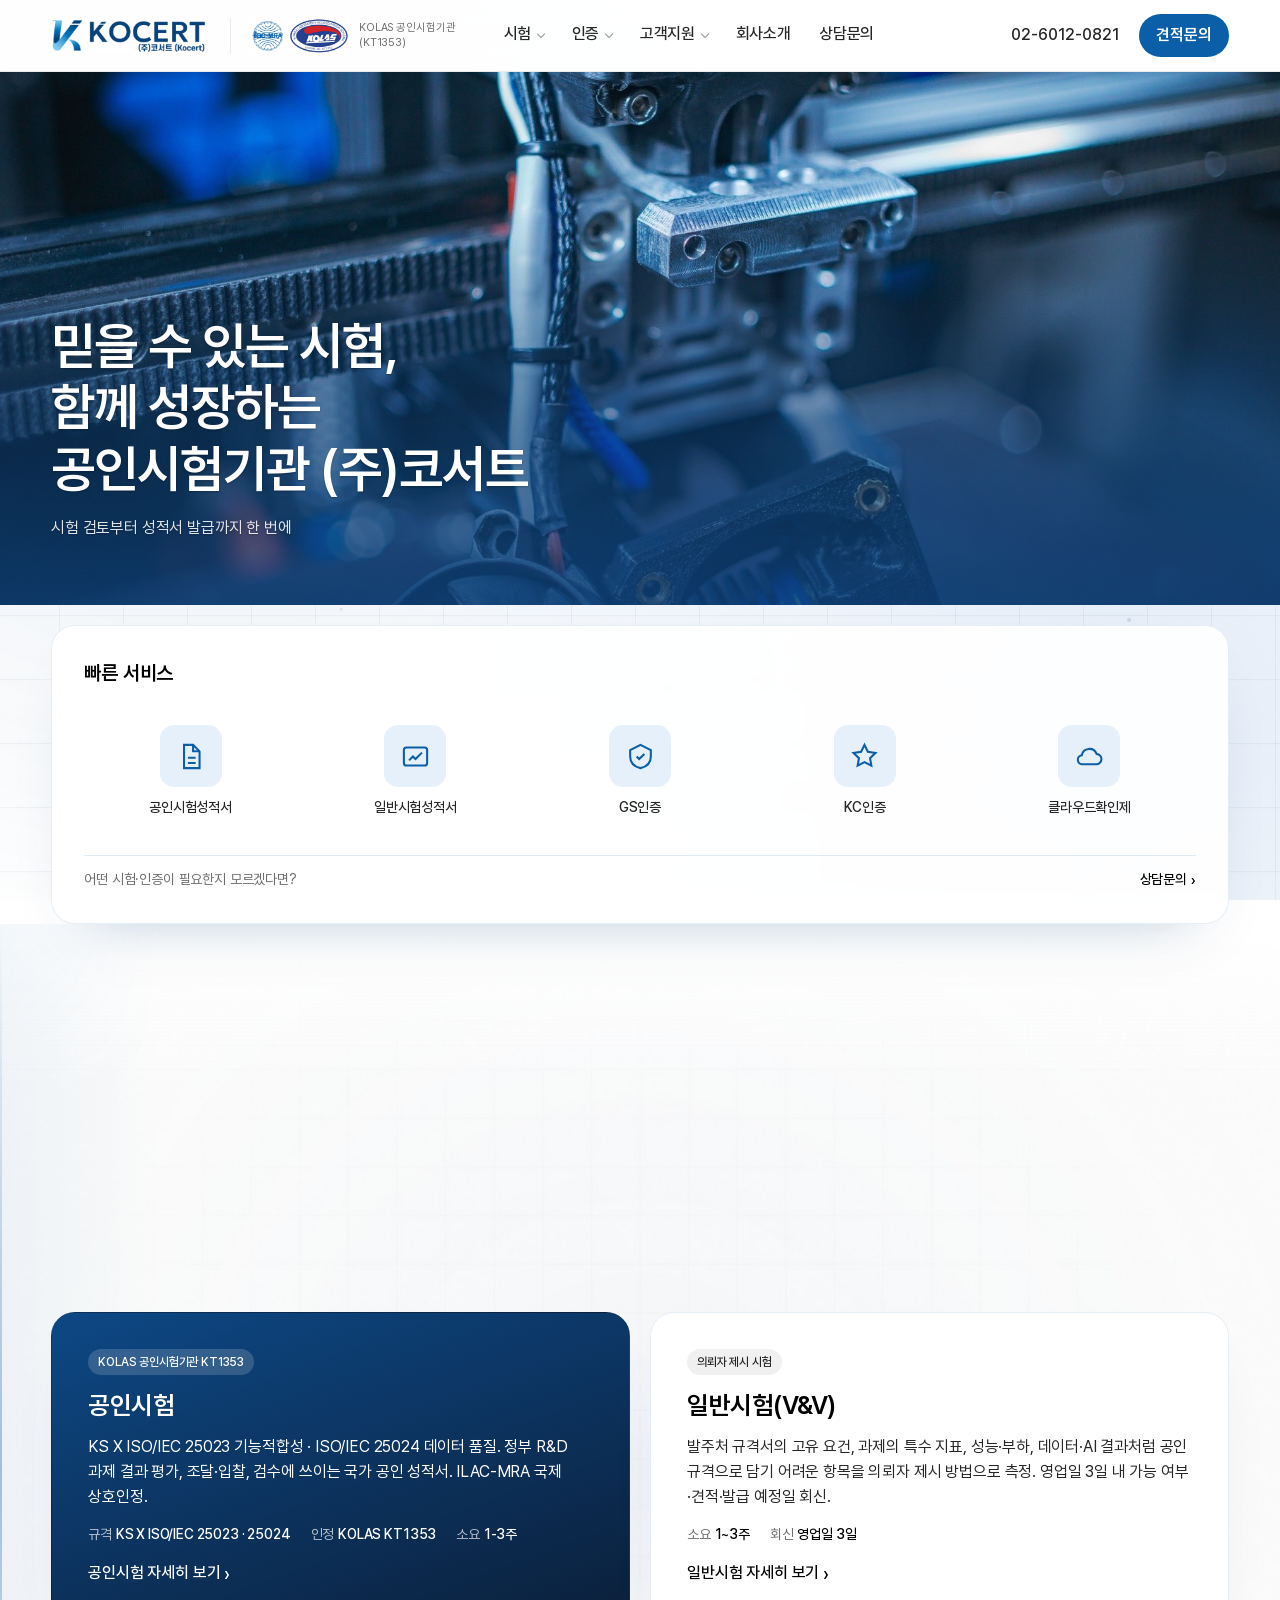
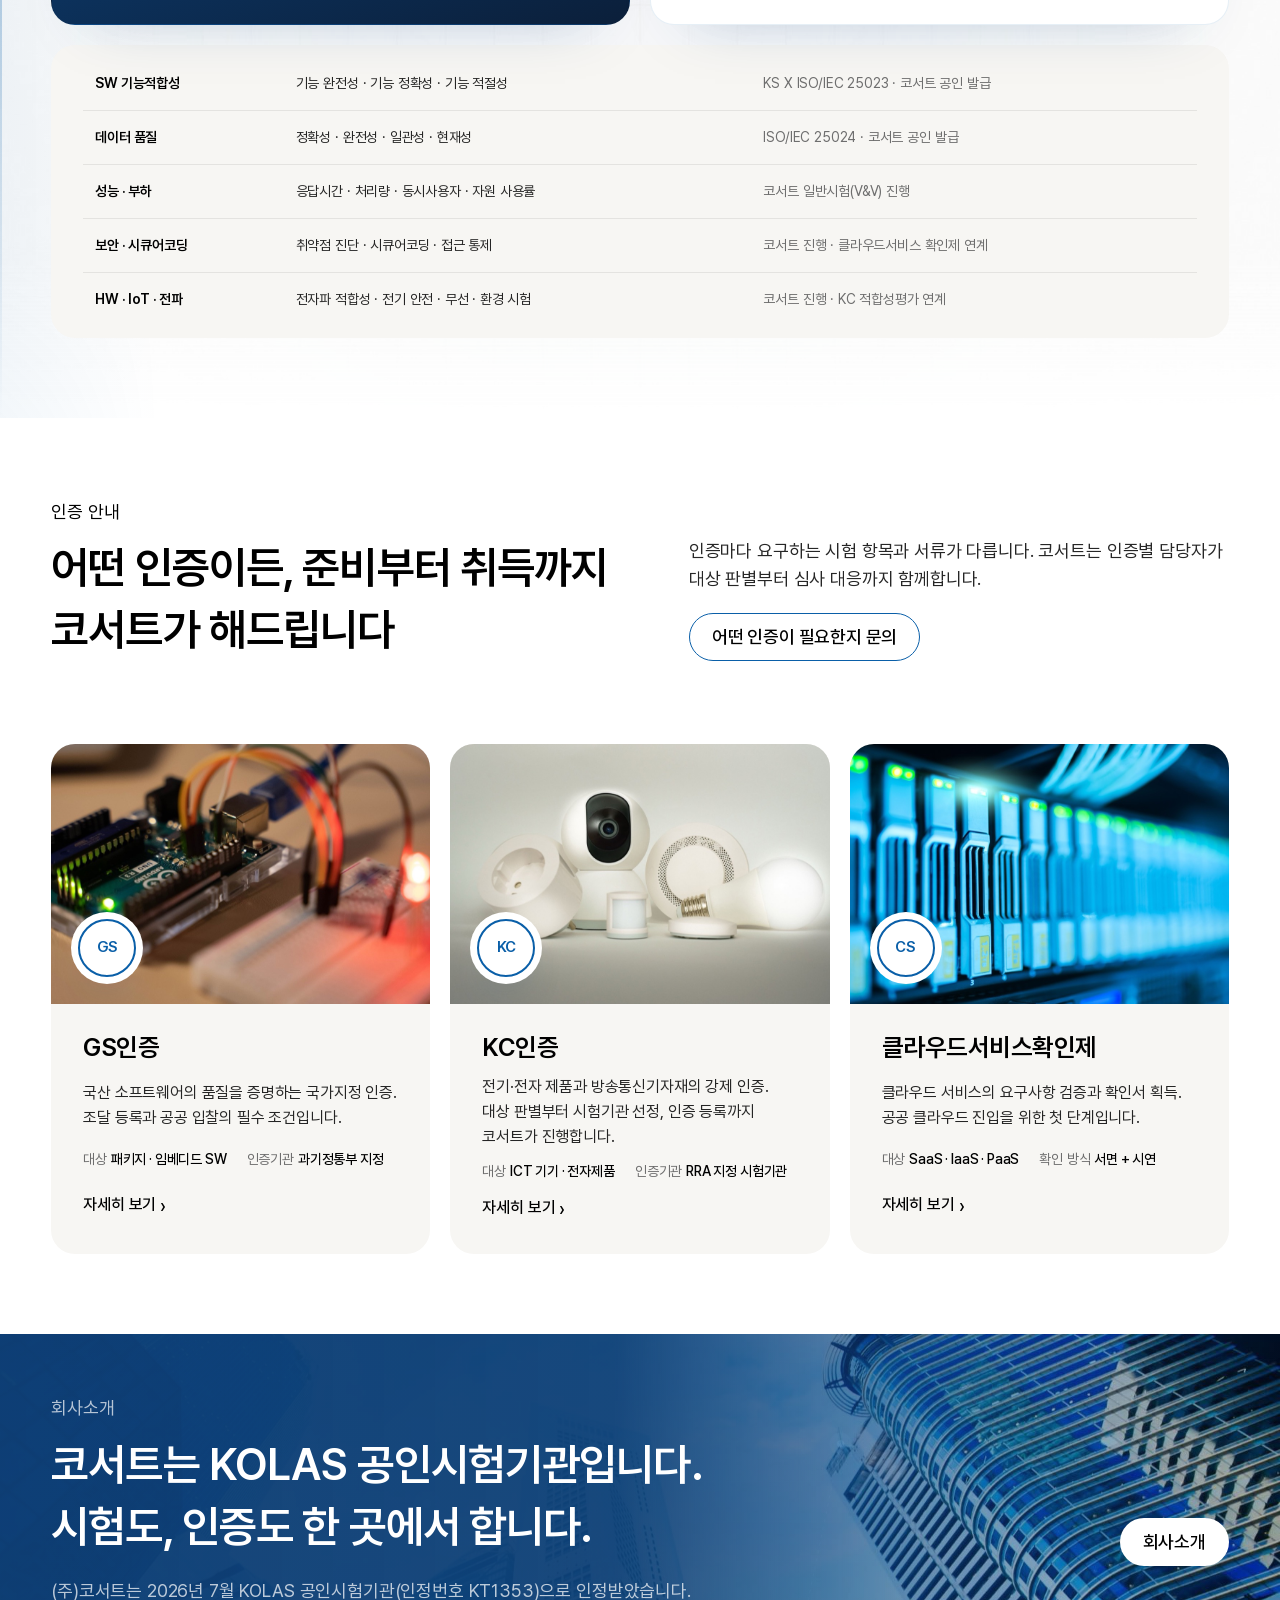
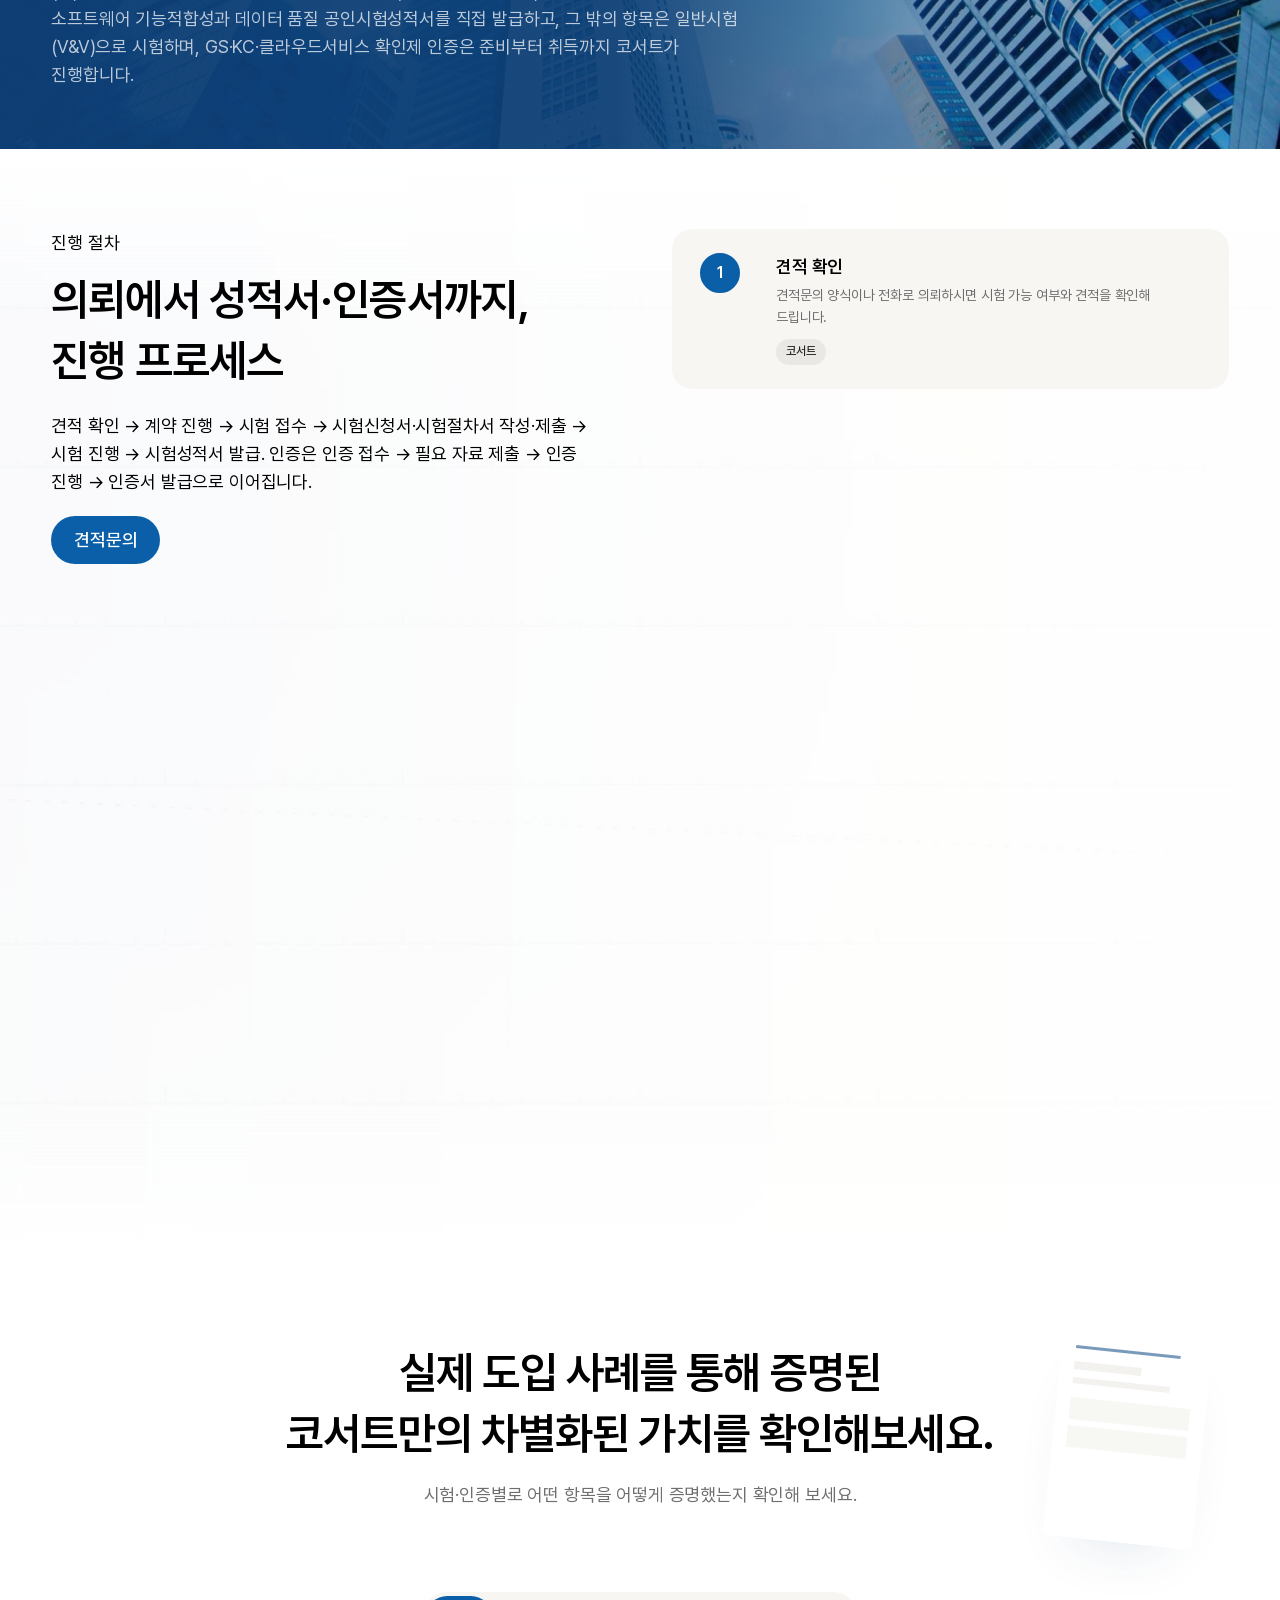
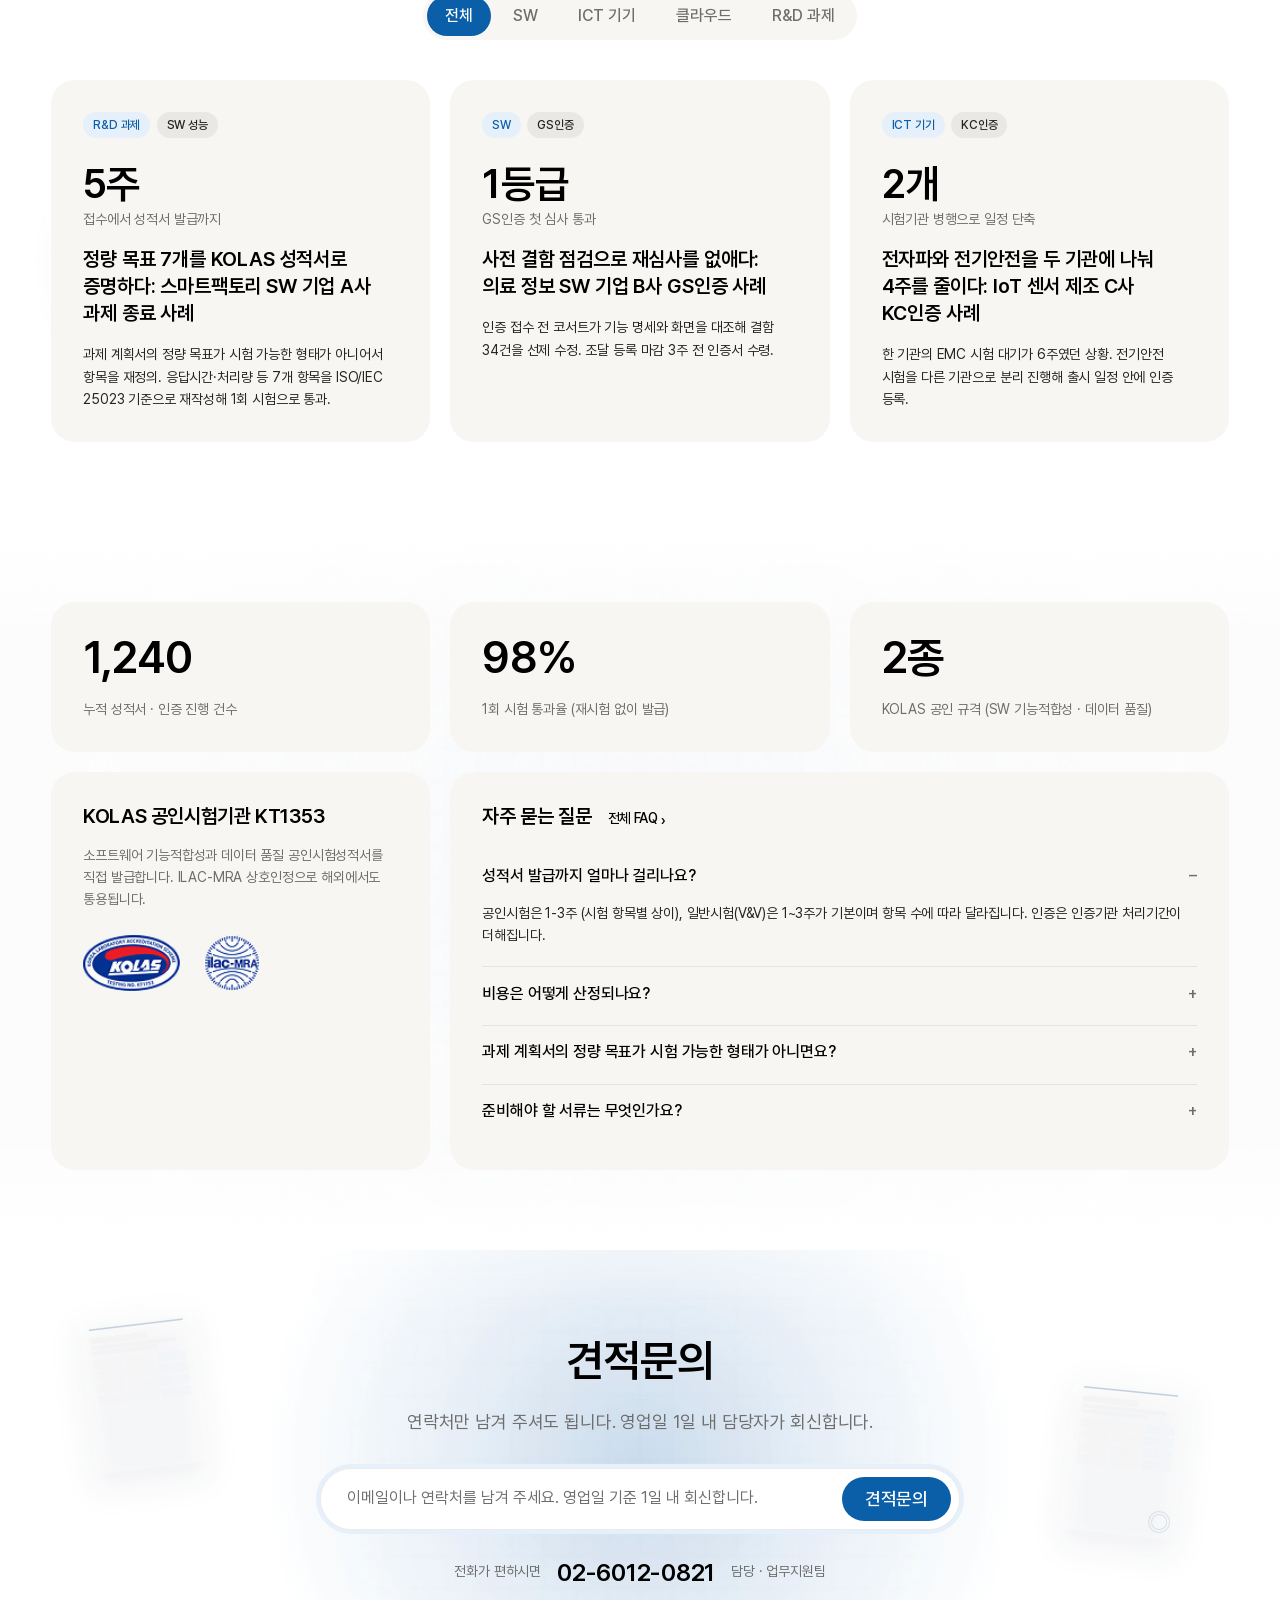
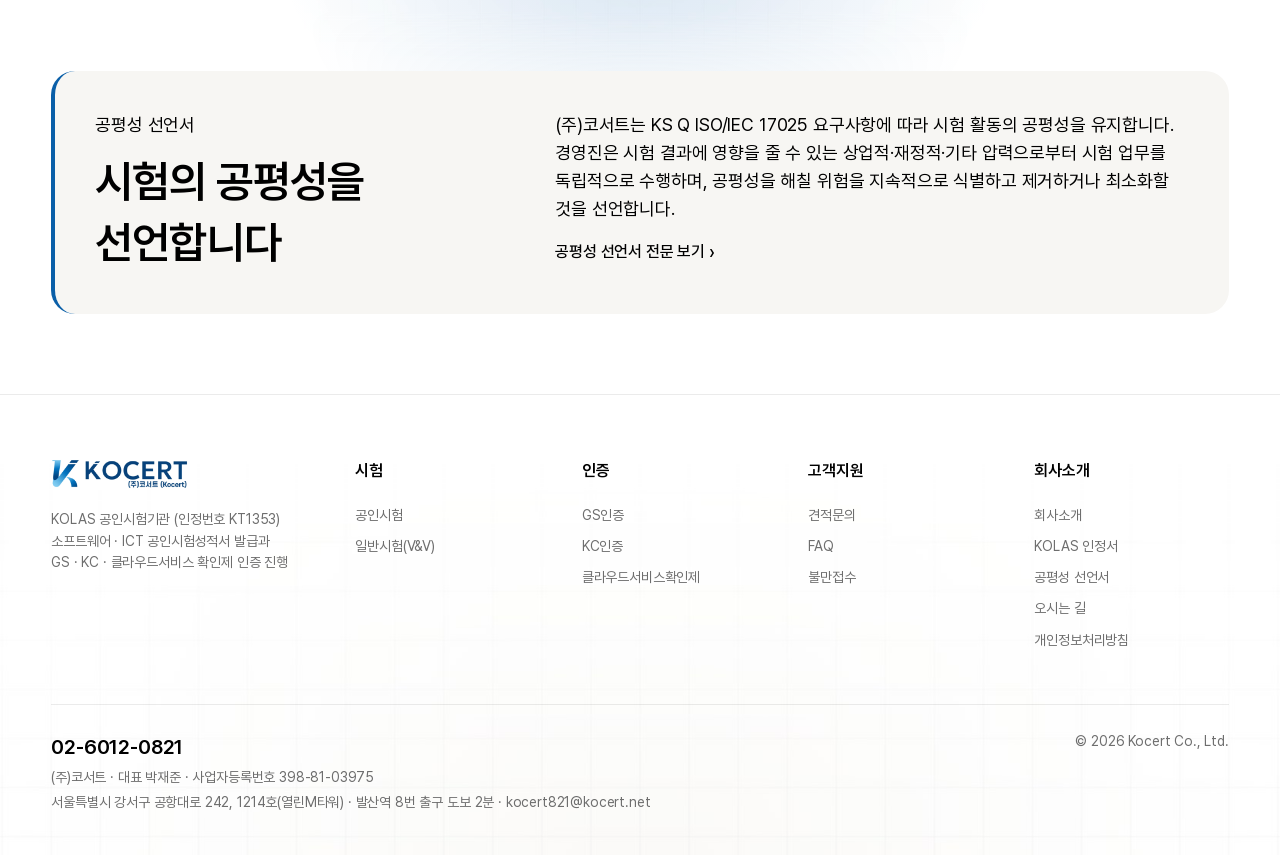
<file: index.html>
<!doctype html>
<html lang="ko">
<head>
<meta charset="utf-8">
<meta name="viewport" content="width=device-width, initial-scale=1">
<title>믿음과 신뢰를 바탕으로 기업과 함께 성장하는 공인시험기관 (주)코서트</title>
<meta name="description" content="(주)코서트는 KOLAS 공인시험기관(KT1353)입니다. 공인시험·일반시험 성적서 발급과 GS·KC·클라우드서비스 확인제 인증 취득 진행을 한 곳에서.">
<meta property="og:title" content="믿음과 신뢰를 바탕으로 기업과 함께 성장하는 공인시험기관 (주)코서트">
<meta property="og:description" content="KOLAS 공인시험기관 · 공인시험 · 일반시험 · GS · KC · 클라우드서비스 확인제">
<meta property="og:image" content="media/bg/og_1200x630.png">
<meta name="twitter:card" content="summary_large_image">
<link rel="preload" href="assets/fonts/Pretendard-SemiBold.woff2" as="font" type="font/woff2" crossorigin>
<link rel="stylesheet" href="styles.css?v=20261118b">
</head>
<body class="has-ambient">
<canvas class="ambient" aria-hidden="true"></canvas>

<header class="header">
  <div class="container header__inner">
    <a class="header__logo" href="index.html" aria-label="코서트 메인"><img src="media/brand/kocert-logo_465x102.png" alt="KOCERT (주)코서트" width="155" height="34"></a><div class="header__kolas"><img src="media/brand/kolas-ilac-marks_328x120.png" alt="ILAC-MRA · KOLAS" width="98" height="36"><span>KOLAS 공인시험기관<br>(KT1353)</span></div>
    <nav class="nav" aria-label="주 메뉴">
      <div class="nav__item has-sub"><a href="test-accredited.html" aria-haspopup="true">시험</a><div class="nav__sub"><a href="test-accredited.html">공인시험</a><a href="test-general.html">일반시험(V&amp;V)</a></div></div>
      <div class="nav__item has-sub"><a href="gs.html" aria-haspopup="true">인증</a><div class="nav__sub"><a href="gs.html">GS인증</a><a href="kc.html">KC인증</a><a href="cloud.html">클라우드서비스확인제</a></div></div>
      <div class="nav__item has-sub"><a href="contact.html?type=quote" aria-haspopup="true">고객지원</a><div class="nav__sub"><a href="contact.html?type=quote">견적문의</a><a href="faq.html">FAQ</a><a href="contact.html?type=complaint">불만접수</a></div></div>
      <a href="company.html">회사소개</a>
      <a href="contact.html">상담문의</a>
    </nav>
    <div class="header__util">
      <a class="header__tel" href="tel:0260120821">02-6012-0821</a>
      <a class="btn btn--ink btn--sm" href="contact.html">견적문의</a>
      <button class="header__menu" aria-label="메뉴 열기"><span></span><span></span><span></span></button>
    </div>
  </div>
</header>

<main>

  <!-- 2. 히어로 텍스트 행 -->
  <section class="hero" aria-labelledby="hero-heading">
    <div class="container">

      <!-- 3. 비주얼 + 빠른 서비스 패널 -->
      <div class="hero__stage">
        <figure class="visual visual--media" aria-label="공인시험성적서와 인증서 예시">
          <div class="visual__slides" aria-hidden="true"><img class="visual__slide is-active" src="media/photo/hero-slide-01_1920x1080.jpg" alt=""><img class="visual__slide" src="media/photo/hero-slide-02_1920x1080.jpg" alt="" loading="lazy"><img class="visual__slide" src="media/photo/hero-slide-03_1920x1080.jpg" alt="" loading="lazy"><img class="visual__slide" src="media/photo/hero-slide-04_1920x1080.jpg" alt="" loading="lazy"><img class="visual__slide" src="media/photo/hero-slide-05_1920x1080.jpg" alt="" loading="lazy"><img class="visual__slide" src="media/photo/hero-slide-06_1920x1080.jpg" alt="" loading="lazy"></div>
          <div class="visual__note">
            <h1 class="h1 visual__title" id="hero-heading">믿을 수 있는 시험,<br>함께 성장하는<br>공인시험기관 (주)코서트</h1>
            <p class="visual__sub">시험 검토부터 성적서 발급까지 한 번에</p>
          </div>
        </figure>

        <aside class="quick" aria-labelledby="quick-title">
          <h2 class="quick__title" id="quick-title">빠른 서비스</h2>
          <div class="quick__grid">
            <a class="quick__item" href="test-accredited.html"><span class="quick__icon"><svg viewBox="0 0 24 24" fill="none" stroke="currentColor" stroke-width="1.6"><path d="M7 3h7l5 5v13H7z"/><path d="M14 3v5h5M10 13h6M10 17h6"/></svg></span>공인시험성적서</a>
            <a class="quick__item" href="test-general.html"><span class="quick__icon"><svg viewBox="0 0 24 24" fill="none" stroke="currentColor" stroke-width="1.6"><rect x="3" y="5" width="18" height="14" rx="2"/><path d="M7 15l3-3 2 2 5-5"/></svg></span>일반시험성적서</a>
            <a class="quick__item" href="gs.html"><span class="quick__icon"><svg viewBox="0 0 24 24" fill="none" stroke="currentColor" stroke-width="1.6"><path d="M12 3l8 4v5c0 5-3.5 8-8 9-4.5-1-8-4-8-9V7z"/><path d="M9 12l2 2 4-4"/></svg></span>GS인증</a>
            <a class="quick__item" href="kc.html"><span class="quick__icon"><svg viewBox="0 0 24 24" fill="none" stroke="currentColor" stroke-width="1.6"><path d="M12 3l2.6 5.3 5.9.9-4.2 4.1 1 5.8L12 16.3 6.7 19.1l1-5.8L3.5 9.2l5.9-.9z"/></svg></span>KC인증</a>
            <a class="quick__item" href="cloud.html"><span class="quick__icon"><svg viewBox="0 0 24 24" fill="none" stroke="currentColor" stroke-width="1.6"><path d="M7 18h10a4 4 0 0 0 .5-8A6 6 0 0 0 6 11a3.5 3.5 0 0 0 1 7z"/></svg></span>클라우드확인제</a>
          </div>
          <div class="quick__foot"><span>어떤 시험·인증이 필요한지 모르겠다면?</span><a class="link" href="contact.html">상담문의</a></div>
        </aside>
      </div>
    </div>
  </section>

  <!-- 5. 시험성적서 안내 -->
  <section class="section stats section--bg section--bg-soft" id="tests" aria-labelledby="tests-title">
    <div class="deco deco--scan" aria-hidden="true"></div>
    <div class="container">
      <div class="section-head">
        <div>
          <p class="eyebrow">시험성적서 안내</p>
          <h2 class="h2" id="tests-title">공인시험은 직접 발급하고, <br class="br-desktop">규격 밖 항목은 일반시험으로 측정합니다</h2>
        </div>
        <div class="section-head__aside"><p class="lead">코서트는 KOLAS 공인시험기관(KT1353)입니다. 인정 규격 항목은 국가 공인 성적서로, 그 밖의 항목은 의뢰자 제시 방법의 일반 시험성적서로 발급합니다.</p></div>
      </div>
      <div class="tests__grid">
        <a class="test-card test-card--brand" href="test-accredited.html">
          <span class="tag">KOLAS 공인시험기관 KT1353</span>
          <h3 class="h3">공인시험</h3>
          <p>KS X ISO/IEC 25023 기능적합성 · ISO/IEC 25024 데이터 품질. 정부 R&amp;D 과제 결과 평가, 조달·입찰, 검수에 쓰이는 국가 공인 성적서. ILAC-MRA 국제 상호인정.</p>
          <div class="service__meta"><span>규격 <strong>KS X ISO/IEC 25023 · 25024</strong></span><span>인정 <strong>KOLAS KT1353</strong></span><span>소요 <strong>1-3주</strong></span></div>
          <span class="link">공인시험 자세히 보기</span>
        </a>
        <a class="test-card" href="test-general.html">
          <span class="tag">의뢰자 제시 시험</span>
          <h3 class="h3">일반시험(V&amp;V)</h3>
          <p>발주처 규격서의 고유 요건, 과제의 특수 지표, 성능·부하, 데이터·AI 결과처럼 공인 규격으로 담기 어려운 항목을 의뢰자 제시 방법으로 측정. 영업일 3일 내 가능 여부·견적·발급 예정일 회신.</p>
          <div class="service__meta"><span>소요 <strong>1~3주</strong></span><span>회신 <strong>영업일 3일</strong></span></div>
          <span class="link">일반시험 자세히 보기</span>
        </a>
      </div>
      <div class="stats__table">
        <table>
          <caption class="sr-only">시험 분류별 항목과 적용 표준</caption>
          <tbody>
            <tr><th>SW 기능적합성</th><td>기능 완전성 · 기능 정확성 · 기능 적절성</td><td>KS X ISO/IEC 25023 · 코서트 공인 발급</td></tr>
            <tr><th>데이터 품질</th><td>정확성 · 완전성 · 일관성 · 현재성</td><td>ISO/IEC 25024 · 코서트 공인 발급</td></tr>
            <tr><th>성능 · 부하</th><td>응답시간 · 처리량 · 동시사용자 · 자원 사용률</td><td>코서트 일반시험(V&amp;V) 진행</td></tr>
            <tr><th>보안 · 시큐어코딩</th><td>취약점 진단 · 시큐어코딩 · 접근 통제</td><td>코서트 진행 · 클라우드서비스 확인제 연계</td></tr>
            <tr><th>HW · IoT · 전파</th><td>전자파 적합성 · 전기 안전 · 무선 · 환경 시험</td><td>코서트 진행 · KC 적합성평가 연계</td></tr>
          </tbody>
        </table>
      </div>
    </div>
  </section>

  <!-- 6. 인증 안내 -->
  <section class="section services" id="services" aria-labelledby="services-title">
    <div class="container">
      <div class="section-head">
        <div>
          <p class="eyebrow">인증 안내</p>
          <h2 class="h2" id="services-title">어떤 인증이든, 준비부터 취득까지 <br class="br-desktop">코서트가 해드립니다</h2>
        </div>
        <div class="section-head__aside">
          <p class="lead">인증마다 요구하는 시험 항목과 서류가 다릅니다. 코서트는 인증별 담당자가 대상 판별부터 심사 대응까지 함께합니다.</p>
          <a class="btn btn--outline" href="contact.html">어떤 인증이 필요한지 문의</a>
        </div>
      </div>
      <div class="services__grid">
        <a class="service" href="gs.html">
          <div class="service__visual"><div class="service__slides" aria-hidden="true"><img class="service__media is-active" src="media/photo/card-gs-01_1280x720.jpg" alt="" loading="lazy"><img class="service__media" src="media/photo/card-gs-02_1280x720.jpg" alt="" loading="lazy"><img class="service__media" src="media/photo/card-gs-03_1280x720.jpg" alt="" loading="lazy"><img class="service__media" src="media/photo/card-gs-04_1280x720.jpg" alt="" loading="lazy"></div><div class="badge"><div class="badge__in">GS<small>GOOD SOFTWARE</small></div></div></div>
          <div class="service__body">
            <h3 class="h3">GS인증</h3>
            <p>국산 소프트웨어의 품질을 증명하는 국가지정 인증. 조달 등록과 공공 입찰의 필수 조건입니다.</p>
            <div class="service__meta"><span>대상 <strong>패키지 · 임베디드 SW</strong></span><span>인증기관 <strong>과기정통부 지정</strong></span></div>
            <span class="link">자세히 보기</span>
          </div>
        </a>
        <a class="service" href="kc.html">
          <div class="service__visual"><div class="service__slides" aria-hidden="true"><img class="service__media is-active" src="media/photo/card-kc-01_1280x720.jpg" alt="" loading="lazy"><img class="service__media" src="media/photo/card-kc-02_1280x720.jpg" alt="" loading="lazy"><img class="service__media" src="media/photo/card-kc-03_1280x720.jpg" alt="" loading="lazy"><img class="service__media" src="media/photo/card-kc-04_1280x720.jpg" alt="" loading="lazy"><img class="service__media" src="media/photo/card-kc-05_1280x720.jpg" alt="" loading="lazy"></div><div class="badge"><div class="badge__in">KC<small>적합성평가</small></div></div></div>
          <div class="service__body">
            <h3 class="h3">KC인증</h3>
            <p>전기·전자 제품과 방송통신기자재의 강제 인증. 대상 판별부터 시험기관 선정, 인증 등록까지 코서트가 진행합니다.</p>
            <div class="service__meta"><span>대상 <strong>ICT 기기 · 전자제품</strong></span><span>인증기관 <strong>RRA 지정 시험기관</strong></span></div>
            <span class="link">자세히 보기</span>
          </div>
        </a>
        <a class="service" href="cloud.html">
          <div class="service__visual"><div class="service__slides" aria-hidden="true"><img class="service__media is-active" src="media/photo/card-cloud-01_1280x720.jpg" alt="" loading="lazy"><img class="service__media" src="media/photo/card-cloud-02_1280x720.jpg" alt="" loading="lazy"></div><div class="badge"><div class="badge__in">CS<small>클라우드 확인제</small></div></div></div>
          <div class="service__body">
            <h3 class="h3">클라우드서비스확인제</h3>
            <p>클라우드 서비스의 요구사항 검증과 확인서 획득. 공공 클라우드 진입을 위한 첫 단계입니다.</p>
            <div class="service__meta"><span>대상 <strong>SaaS · IaaS · PaaS</strong></span><span>확인 방식 <strong>서면 + 시연</strong></span></div>
            <span class="link">자세히 보기</span>
          </div>
        </a>
      </div>
    </div>
  </section>

  <!-- 7. 다크 밴드 -->
  <section class="section--band band band--image" id="company" aria-labelledby="band-title" style="background-image:url(media/bg/band-dark_1920x900.jpg)">
    <img class="band__media" src="media/photo/band-company_1920x1080.jpg" alt="" loading="lazy">
    <div class="container band__inner">
      <div>
        <p class="eyebrow" style="color:rgba(255,255,255,.7)">회사소개</p>
        <h2 class="h2" id="band-title">코서트는 KOLAS 공인시험기관입니다.<br>시험도, 인증도 한 곳에서 합니다.</h2>
        <p class="lead">(주)코서트는 2026년 7월 KOLAS 공인시험기관(인정번호 KT1353)으로 인정받았습니다. 소프트웨어 기능적합성과 데이터 품질 공인시험성적서를 직접 발급하고, 그 밖의 항목은 일반시험(V&amp;V)으로 시험하며, GS·KC·클라우드서비스 확인제 인증은 준비부터 취득까지 코서트가 진행합니다.</p>
      </div>
      <div class="band__aside"><a class="btn btn--light" href="company.html">회사소개</a></div>
    </div>
  </section>

  <!-- 8. 프로세스 -->
  <section class="section process section--bg section--bg-process" aria-labelledby="process-title">
    <div class="container process__inner">
      <div class="process__text">
        <div>
          <p class="eyebrow">진행 절차</p>
          <h2 class="h2" id="process-title">의뢰에서 성적서·인증서까지,<br>진행 프로세스</h2>
        </div>
        <p class="lead">견적 확인 → 계약 진행 → 시험 접수 → 시험신청서·시험절차서 작성·제출 → 시험 진행 → 시험성적서 발급. 인증은 인증 접수 → 필요 자료 제출 → 인증 진행 → 인증서 발급으로 이어집니다.</p>
        <a class="btn btn--ink" href="contact.html">견적문의</a>
      </div>
      <ol class="steps">
        <li class="step step--brand"><span class="step__no">1</span><div class="step__body"><strong>견적 확인</strong><span class="caption">견적문의 양식이나 전화로 의뢰하시면 시험 가능 여부와 견적을 확인해 드립니다.</span><span class="tag">코서트</span></div></li>
        <li class="step"><span class="step__no">2</span><div class="step__body"><strong>계약 진행</strong><span class="caption">견적 확인 후 시험 계약을 체결합니다.</span><span class="tag">의뢰자 · 코서트</span></div></li>
        <li class="step"><span class="step__no">3</span><div class="step__body"><strong>시험 접수</strong><span class="caption">시험 대상(실행 파일 · 접속 정보 · 시료 · 데이터셋)과 관련 자료를 접수합니다.</span><span class="tag">의뢰자</span></div></li>
        <li class="step"><span class="step__no">4</span><div class="step__body"><strong>시험신청서 및 시험절차서 작성 및 제출</strong><span class="caption">시험신청서와 시험절차서를 작성해 제출합니다. 시험 항목과 방법은 코서트가 함께 정리합니다.</span><span class="tag">의뢰자 · 코서트</span></div></li>
        <li class="step"><span class="step__no">5</span><div class="step__body"><strong>시험 진행</strong><span class="caption">시험절차서에 따라 시험을 수행하고 중간 결과를 공유합니다. 인증은 인증기관의 인증 접수·진행으로 대체됩니다.</span><span class="tag">코서트</span></div></li>
        <li class="step step--brand"><span class="step__no">6</span><div class="step__body"><strong>시험성적서 발급</strong><span class="caption">결과를 검토한 뒤 시험성적서 · 인증서를 발급합니다.</span><span class="tag">코서트</span></div></li>
      </ol>
    </div>
  </section>

  <!-- 9. 사례 -->
  <section class="section cases" id="cases" aria-labelledby="cases-title">
    <div class="deco deco--docs" aria-hidden="true"><span class="deco__sheet"></span><span class="deco__sheet deco__sheet--b"></span><span class="deco__sheet deco__sheet--c"></span></div>
    <div class="container">
      <div class="section-head section-head--center">
        <h2 class="h2" id="cases-title">실제 도입 사례를 통해 증명된 <br class="br-desktop">코서트만의 차별화된 가치를 확인해보세요.</h2>
        <p class="lead muted">시험·인증별로 어떤 항목을 어떻게 증명했는지 확인해 보세요.</p>
      </div>
      <div class="cases__filter">
        <div class="pills" role="tablist">
          <button class="pill" role="tab" aria-selected="true">전체</button>
          <button class="pill" role="tab" aria-selected="false">SW</button>
          <button class="pill" role="tab" aria-selected="false">ICT 기기</button>
          <button class="pill" role="tab" aria-selected="false">클라우드</button>
          <button class="pill" role="tab" aria-selected="false">R&amp;D 과제</button>
        </div>
      </div>
      <div class="cases__grid">
        <article class="case">
          <div class="case__tags"><span class="tag tag--brand">R&amp;D 과제</span><span class="tag">SW 성능</span></div>
          <div class="case__result"><p class="num">5주</p><p class="caption">접수에서 성적서 발급까지</p></div>
          <h3 class="case__title">정량 목표 7개를 KOLAS 성적서로 증명하다: 스마트팩토리 SW 기업 A사 과제 종료 사례</h3>
          <p class="case__desc">과제 계획서의 정량 목표가 시험 가능한 형태가 아니어서 항목을 재정의. 응답시간·처리량 등 7개 항목을 ISO/IEC 25023 기준으로 재작성해 1회 시험으로 통과.</p>
        </article>
        <article class="case">
          <div class="case__tags"><span class="tag tag--brand">SW</span><span class="tag">GS인증</span></div>
          <div class="case__result"><p class="num">1등급</p><p class="caption">GS인증 첫 심사 통과</p></div>
          <h3 class="case__title">사전 결함 점검으로 재심사를 없애다: 의료 정보 SW 기업 B사 GS인증 사례</h3>
          <p class="case__desc">인증 접수 전 코서트가 기능 명세와 화면을 대조해 결함 34건을 선제 수정. 조달 등록 마감 3주 전 인증서 수령.</p>
        </article>
        <article class="case">
          <div class="case__tags"><span class="tag tag--brand">ICT 기기</span><span class="tag">KC인증</span></div>
          <div class="case__result"><p class="num">2개</p><p class="caption">시험기관 병행으로 일정 단축</p></div>
          <h3 class="case__title">전자파와 전기안전을 두 기관에 나눠 4주를 줄이다: IoT 센서 제조 C사 KC인증 사례</h3>
          <p class="case__desc">한 기관의 EMC 시험 대기가 6주였던 상황. 전기안전 시험을 다른 기관으로 분리 진행해 출시 일정 안에 인증 등록.</p>
        </article>
      </div>
    </div>
  </section>

  <!-- 11. 신뢰 벤토 -->
  <section class="section trust section--bg section--bg-soft" id="faq" aria-labelledby="trust-title" style="--bg-opacity:.6">
    <div class="container">
      <h2 class="sr-only" id="trust-title">신뢰 요소</h2>
      <div class="bento">
        <div class="card"><p class="num">1,240</p><p class="caption">누적 성적서 · 인증 진행 건수</p></div>
        <div class="card"><p class="num">98%</p><p class="caption">1회 시험 통과율 (재시험 없이 발급)</p></div>
        <div class="card"><p class="num">2종</p><p class="caption">KOLAS 공인 규격 (SW 기능적합성 · 데이터 품질)</p></div>
        <div class="card">
          <h3 class="h3" style="font-size:1.25rem">KOLAS 공인시험기관 KT1353</h3>
          <p class="caption">소프트웨어 기능적합성과 데이터 품질 공인시험성적서를 직접 발급합니다. ILAC-MRA 상호인정으로 해외에서도 통용됩니다.</p>
          <div class="bento__marks"><img src="assets/images/kolas_icon02.png" alt="KOLAS"><img src="assets/images/kolas_icon01.png" alt="ILAC-MRA"></div>
        </div>
        <div class="card bento__wide">
          <h3 class="h3" style="font-size:1.25rem">자주 묻는 질문 <a class="link" href="faq.html" style="font-size:.875rem;margin-inline-start:.75rem">전체 FAQ</a></h3>
          <div class="faq">
            <details open><summary>성적서 발급까지 얼마나 걸리나요?</summary><p>공인시험은 1-3주 (시험 항목별 상이), 일반시험(V&amp;V)은 1~3주가 기본이며 항목 수에 따라 달라집니다. 인증은 인증기관 처리기간이 더해집니다.</p></details>
            <details><summary>비용은 어떻게 산정되나요?</summary><p>시험은 항목 수와 시료 규모 기준으로, 인증은 인증기관 시험비와 코서트 수수료로 구성됩니다. 자료를 주시면 영업일 2~3일 내 견적을 드립니다.</p></details>
            <details><summary>과제 계획서의 정량 목표가 시험 가능한 형태가 아니면요?</summary><p>가장 흔한 상황입니다. 목표의 의도를 유지한 채 측정 가능한 항목으로 재정의하고, 과제 관리기관과의 협의도 코서트가 함께 진행합니다.</p></details>
            <details><summary>준비해야 할 서류는 무엇인가요?</summary><p>시험 대상, 사양서나 기능 목록, 사업자등록증이 기본이며 인증 종류에 따라 추가됩니다. 신청서와 항목 정의서는 코서트가 작성합니다.</p></details>
          </div>
        </div>
      </div>
    </div>
  </section>

  <!-- 12. CTA -->
  <section class="section cta section--bg section--bg-cta" id="cta" aria-labelledby="cta-title">
    <div class="deco deco--glow" aria-hidden="true"></div>
    <div class="container">
      <h2 class="h2" id="cta-title">견적문의</h2>
      <p class="lead muted" style="margin:-1rem 0 2rem">연락처만 남겨 주셔도 됩니다. 영업일 1일 내 담당자가 회신합니다.</p>
      <form class="cta__form" onsubmit="return false">
        <label class="sr-only" for="cta-input">이메일 또는 연락처</label>
        <input id="cta-input" type="text" placeholder="이메일이나 연락처를 남겨 주세요. 영업일 기준 1일 내 회신합니다.">
        <a class="btn btn--ink" href="contact.html">견적문의</a>
      </form>
      <div class="cta__meta">
        <span>전화가 편하시면</span>
        <a class="cta__tel" href="tel:0260120821">02-6012-0821</a>
        <span>담당 · 업무지원팀</span>
      </div>
    </div>
  </section>

  <!-- 13. 공평성 선언서 -->
  <section class="section impartiality" id="impartiality" aria-labelledby="impartiality-title" style="padding-top:0">
    <div class="container">
      <div class="impartiality__box">
        <div>
          <p class="eyebrow">공평성 선언서</p>
          <h2 class="h2" id="impartiality-title">시험의 공평성을 선언합니다</h2>
        </div>
        <div>
          <p class="lead">(주)코서트는 KS Q ISO/IEC 17025 요구사항에 따라 시험 활동의 공평성을 유지합니다. 경영진은 시험 결과에 영향을 줄 수 있는 상업적·재정적·기타 압력으로부터 시험 업무를 독립적으로 수행하며, 공평성을 해칠 위험을 지속적으로 식별하고 제거하거나 최소화할 것을 선언합니다.</p>
          <a class="link" href="company.html#impartiality" style="margin-top:1rem">공평성 선언서 전문 보기</a>
        </div>
      </div>
    </div>
  </section>

</main>

<footer class="footer">
  <div class="container">
    <div class="footer__grid">
      <div class="footer__brand">
        <img src="media/brand/kocert-logo_465x102.png" alt="KOCERT (주)코서트" width="155" height="34">
        <p class="caption">KOLAS 공인시험기관 (인정번호 KT1353)<br>소프트웨어 · ICT 공인시험성적서 발급과<br>GS · KC · 클라우드서비스 확인제 인증 진행</p>
      </div>
      <div class="footer__col"><strong>시험</strong><a href="test-accredited.html">공인시험</a><a href="test-general.html">일반시험(V&amp;V)</a></div>
      <div class="footer__col"><strong>인증</strong><a href="gs.html">GS인증</a><a href="kc.html">KC인증</a><a href="cloud.html">클라우드서비스확인제</a></div>
      <div class="footer__col"><strong>고객지원</strong><a href="contact.html">견적문의</a><a href="faq.html">FAQ</a><a href="contact.html?type=complaint">불만접수</a></div>
      <div class="footer__col"><strong>회사소개</strong><a href="company.html">회사소개</a><a href="company.html#cert">KOLAS 인정서</a><a href="company.html#impartiality">공평성 선언서</a><a href="company.html#map">오시는 길</a><a href="privacy.html">개인정보처리방침</a></div>
    </div>
    <div class="footer__bottom">
      <div>
        <p class="footer__tel">02-6012-0821</p>
        <p>(주)코서트 · 대표 박재준 · 사업자등록번호 398-81-03975<br>서울특별시 강서구 공항대로 242, 1214호(열린M타워) · 발산역 8번 출구 도보 2분 · kocert821@kocert.net</p>
      </div>
      <p>© 2026 Kocert Co., Ltd.</p>
    </div>
  </div>
</footer>

<script src="app.js?v=20261118b" defer></script>
</body>
</html>
</file>
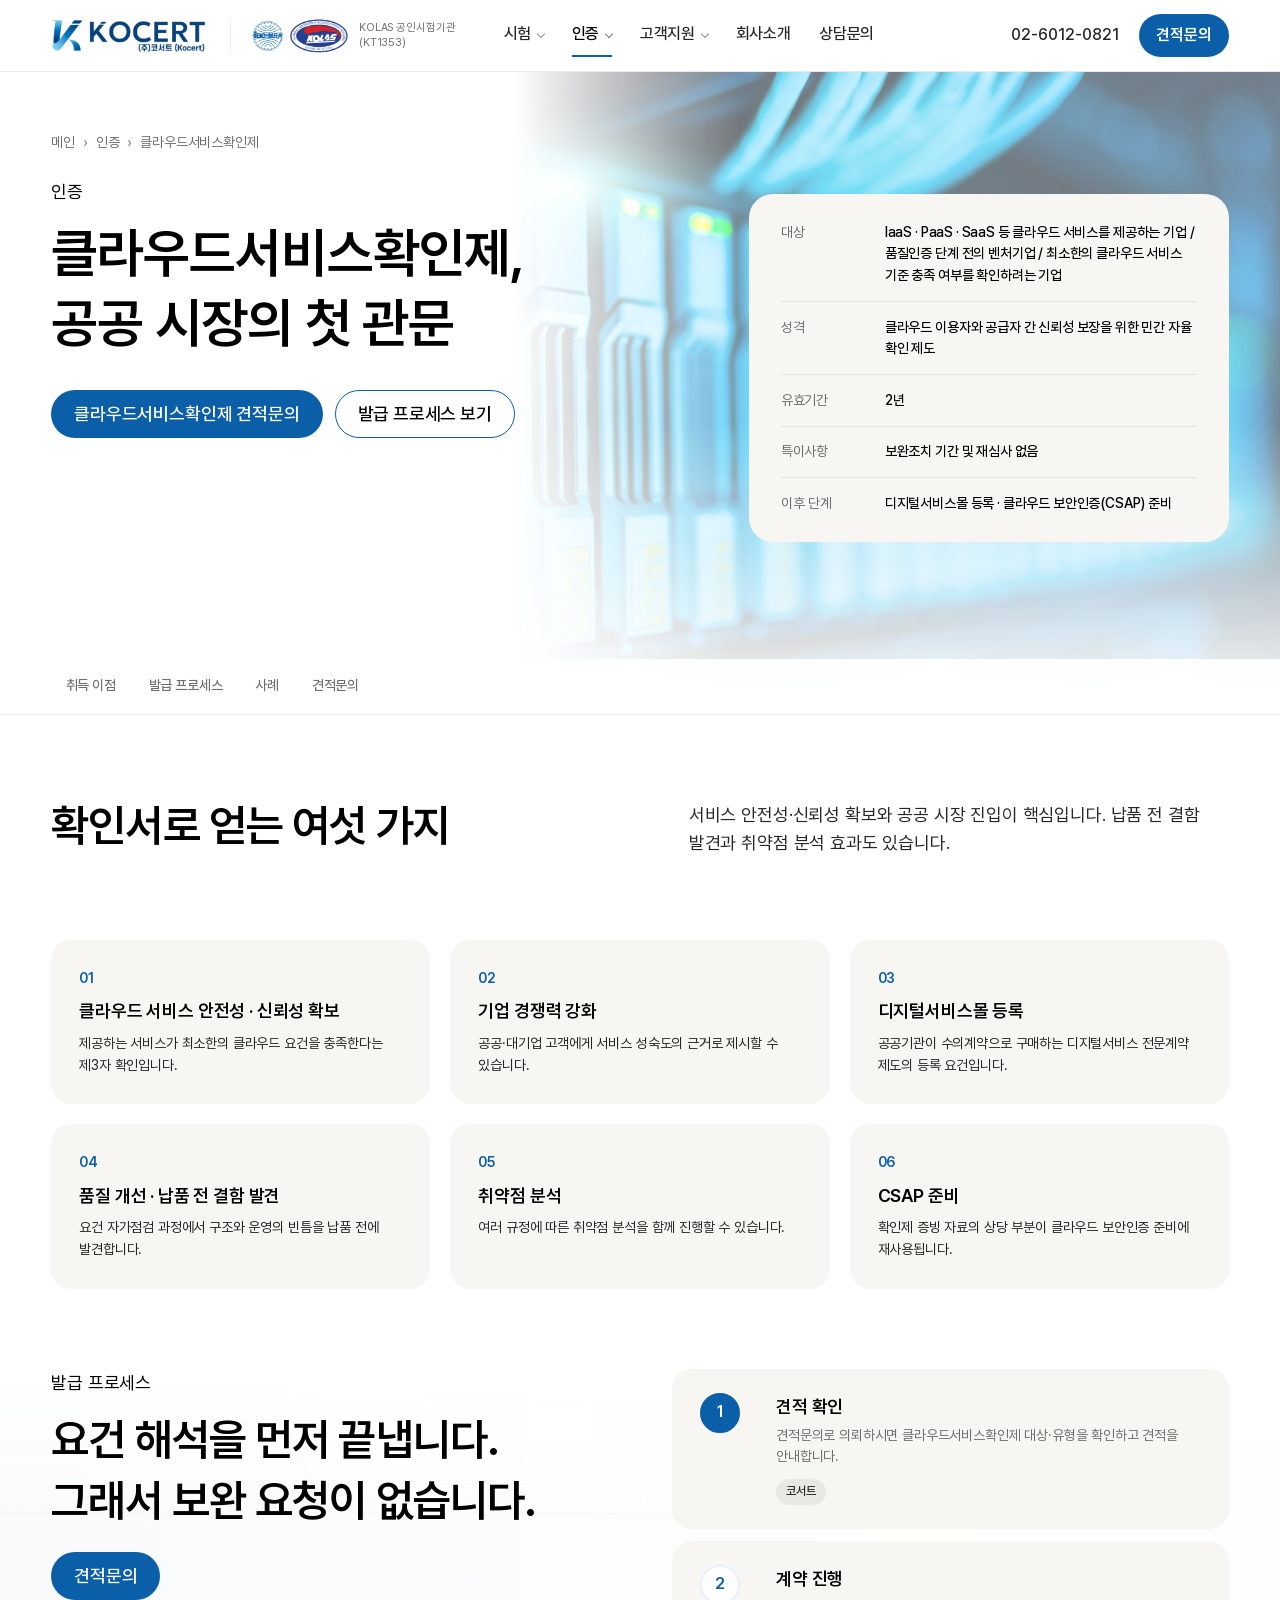
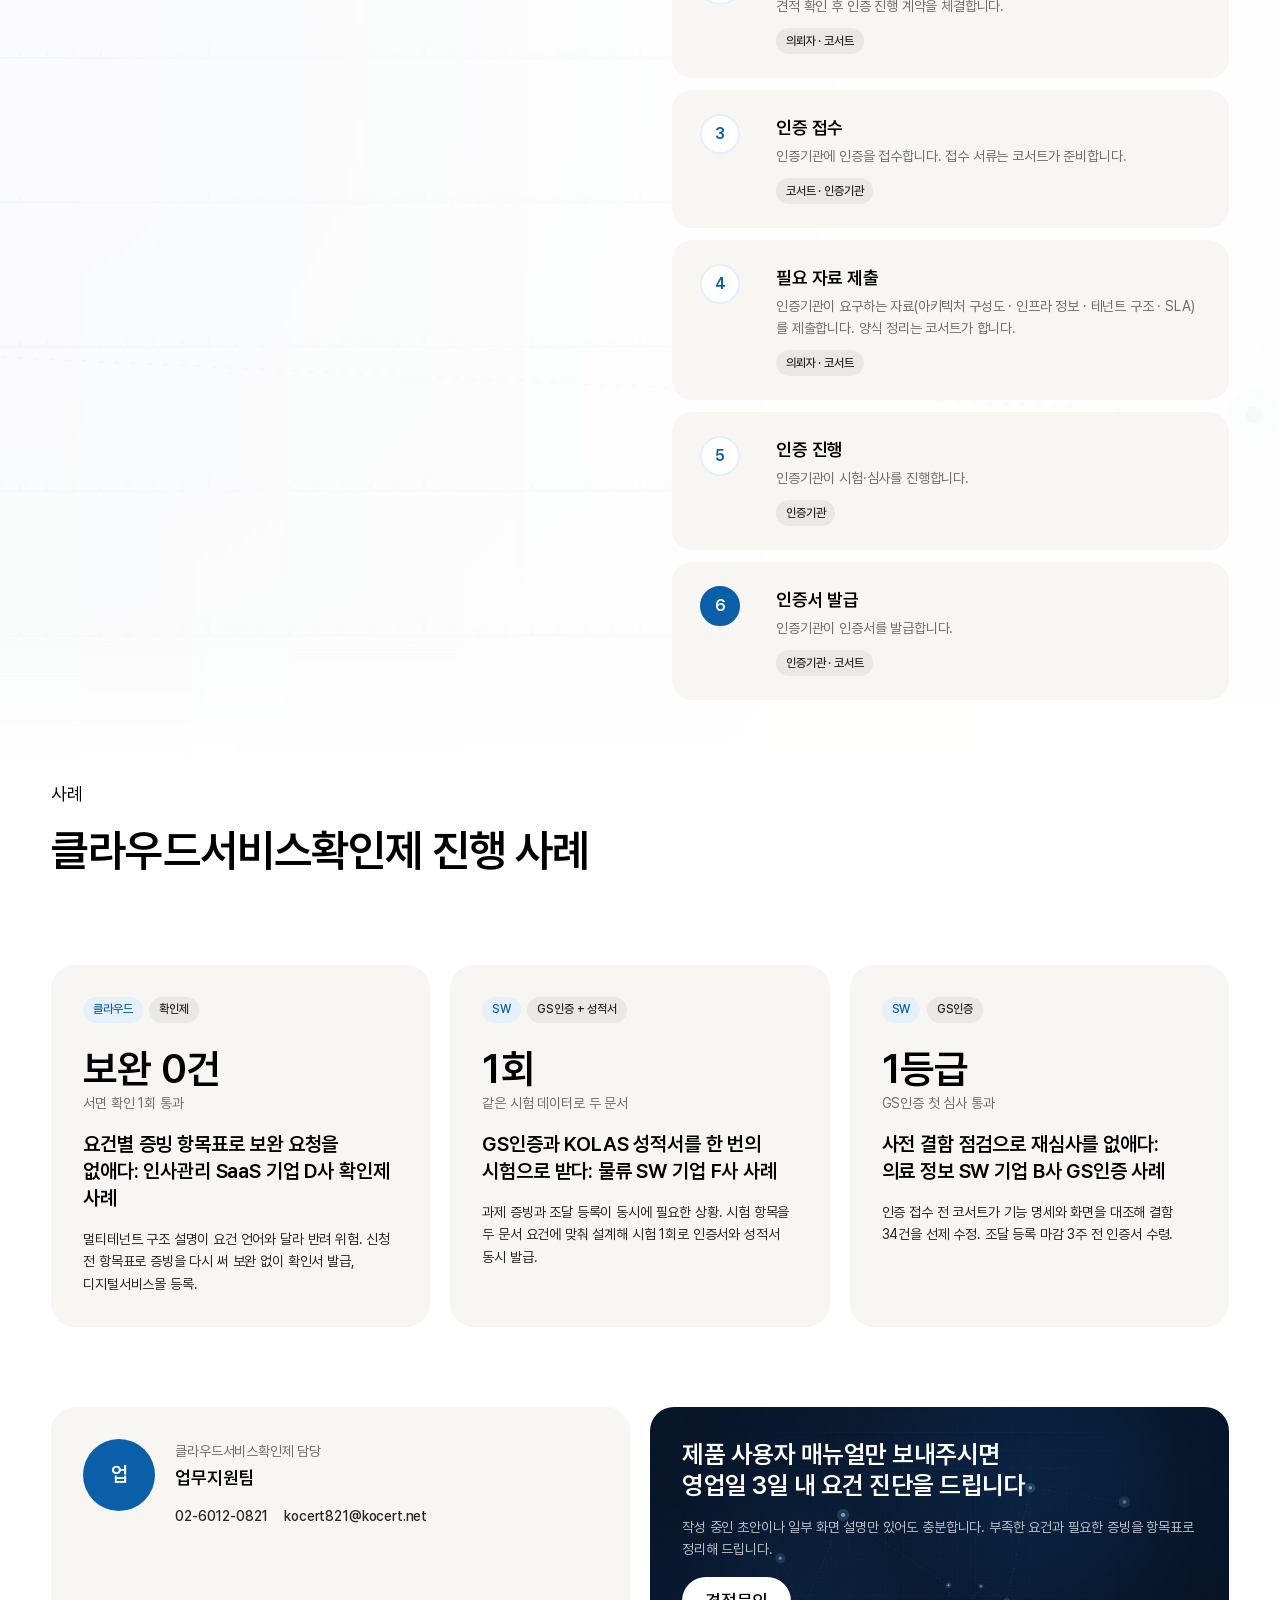
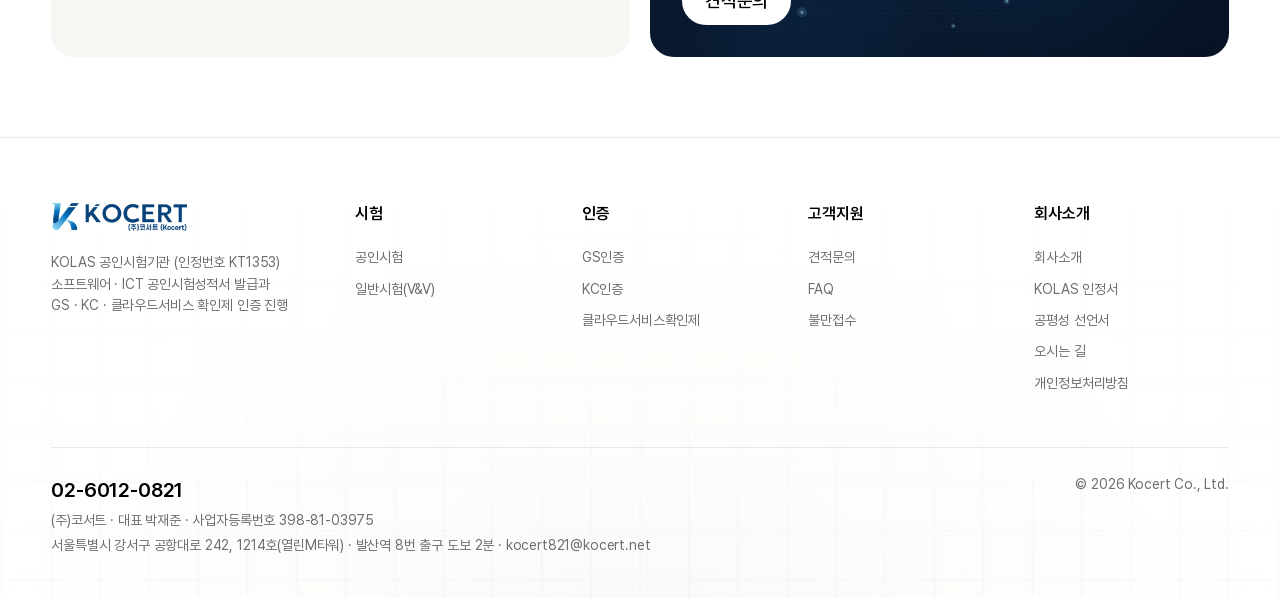
<file: cloud.html>
<!doctype html>
<html lang="ko">
<head>
<meta charset="utf-8">
<meta name="viewport" content="width=device-width, initial-scale=1">
<title>클라우드서비스확인제 | 코서트</title>
<meta name="description" content="클라우드 서비스 확인제 취득 진행. 서비스 형태 판별, 요건 자가점검, 증빙 작성부터 확인서 발급과 디지털서비스몰 등록까지.">
<link rel="stylesheet" href="styles.css?v=20261118b">
</head>
<body>

<header class="header">
  <div class="container header__inner">
    <a class="header__logo" href="index.html" aria-label="코서트 메인"><img src="media/brand/kocert-logo_465x102.png" alt="KOCERT (주)코서트" width="155" height="34"></a><div class="header__kolas"><img src="media/brand/kolas-ilac-marks_328x120.png" alt="ILAC-MRA · KOLAS" width="98" height="36"><span>KOLAS 공인시험기관<br>(KT1353)</span></div>
    <nav class="nav" aria-label="주 메뉴">
      <div class="nav__item has-sub"><a href="test-accredited.html" aria-haspopup="true">시험</a><div class="nav__sub"><a href="test-accredited.html">공인시험</a><a href="test-general.html">일반시험(V&amp;V)</a></div></div>
      <div class="nav__item has-sub"><a href="gs.html" aria-current="page" aria-haspopup="true">인증</a><div class="nav__sub"><a href="gs.html">GS인증</a><a href="kc.html">KC인증</a><a href="cloud.html">클라우드서비스확인제</a></div></div>
      <div class="nav__item has-sub"><a href="contact.html?type=quote" aria-haspopup="true">고객지원</a><div class="nav__sub"><a href="contact.html?type=quote">견적문의</a><a href="faq.html">FAQ</a><a href="contact.html?type=complaint">불만접수</a></div></div>
      <a href="company.html">회사소개</a>
      <a href="contact.html">상담문의</a>
    </nav>
    <div class="header__util">
      <a class="header__tel" href="tel:0260120821">02-6012-0821</a>
      <a class="btn btn--ink btn--sm" href="contact.html">견적문의</a>
      <button class="header__menu" aria-label="메뉴 열기"><span></span><span></span><span></span></button>
    </div>
  </div>
</header>

<main>

  <section class="page-hero page-hero--media" aria-labelledby="page-title">
    <img class="page-hero__media" src="media/photo/subhero-cloud_1920x1080.jpg" alt="">
    <div class="container">
      <nav class="crumb" aria-label="현재 위치"><a href="index.html">메인</a><span><a href="gs.html">인증</a></span><span>클라우드서비스확인제</span></nav>
      <div class="page-hero__row">
        <div>
          <p class="eyebrow">인증</p>
          <h1 class="h1" id="page-title">클라우드서비스확인제,<br>공공 시장의 첫 관문</h1>
          <div class="page-hero__actions">
            <a class="btn btn--ink" href="contact.html">클라우드서비스확인제 견적문의</a>
            <a class="btn btn--outline" href="#process">발급 프로세스 보기</a>
          </div>
        </div>
        <dl class="facts">
          <div><dt>대상</dt><dd>IaaS · PaaS · SaaS 등 클라우드 서비스를 제공하는 기업 / 품질인증 단계 전의 벤처기업 / 최소한의 클라우드 서비스 기준 충족 여부를 확인하려는 기업</dd></div>
          <div><dt>성격</dt><dd>클라우드 이용자와 공급자 간 신뢰성 보장을 위한 민간 자율 확인 제도</dd></div>
          <div><dt>유효기간</dt><dd>2년</dd></div>
          <div><dt>특이사항</dt><dd>보완조치 기간 및 재심사 없음</dd></div>
          <div><dt>이후 단계</dt><dd>디지털서비스몰 등록 · 클라우드 보안인증(CSAP) 준비</dd></div>
        </dl>
      </div>
    </div>
    <nav class="subnav" aria-label="페이지 내 이동">
      <div class="container subnav__inner">
        <a href="#uses">취득 이점</a>
        <a href="#process">발급 프로세스</a>
        <a href="#cases">사례</a>
        <a href="#contact">견적문의</a>
      </div>
    </nav>
  </section>

  <section class="section" id="uses" aria-labelledby="uses-title">
    <div class="container">
      <div class="section-head">
        <div>
          <h2 class="h2" id="uses-title">확인서로 얻는 여섯 가지</h2>
        </div>
        <div class="section-head__aside"><p class="lead">서비스 안전성·신뢰성 확보와 공공 시장 진입이 핵심입니다. 납품 전 결함 발견과 취약점 분석 효과도 있습니다.</p></div>
      </div>
      <div class="uses__grid">
        <div class="use"><span class="use__no">01</span><strong>클라우드 서비스 안전성 · 신뢰성 확보</strong><p>제공하는 서비스가 최소한의 클라우드 요건을 충족한다는 제3자 확인입니다.</p></div>
        <div class="use"><span class="use__no">02</span><strong>기업 경쟁력 강화</strong><p>공공·대기업 고객에게 서비스 성숙도의 근거로 제시할 수 있습니다.</p></div>
        <div class="use"><span class="use__no">03</span><strong>디지털서비스몰 등록</strong><p>공공기관이 수의계약으로 구매하는 디지털서비스 전문계약 제도의 등록 요건입니다.</p></div>
        <div class="use"><span class="use__no">04</span><strong>품질 개선 · 납품 전 결함 발견</strong><p>요건 자가점검 과정에서 구조와 운영의 빈틈을 납품 전에 발견합니다.</p></div>
        <div class="use"><span class="use__no">05</span><strong>취약점 분석</strong><p>여러 규정에 따른 취약점 분석을 함께 진행할 수 있습니다.</p></div>
        <div class="use"><span class="use__no">06</span><strong>CSAP 준비</strong><p>확인제 증빙 자료의 상당 부분이 클라우드 보안인증 준비에 재사용됩니다.</p></div>
      </div>
    </div>
  </section>


  <section class="section process section--bg section--bg-process" id="process" aria-labelledby="process-title" style="padding-top:0">
    <div class="container process__inner">
      <div class="process__text">
        <div>
          <p class="eyebrow">발급 프로세스</p>
          <h2 class="h2" id="process-title">요건 해석을 먼저 끝냅니다.<br>그래서 보완 요청이 없습니다.</h2>
        </div>
        <a class="btn btn--ink" href="contact.html">견적문의</a>
      </div>
      <ol class="steps">
        <li class="step step--brand"><span class="step__no">1</span><div class="step__body"><strong>견적 확인</strong><span class="caption">견적문의로 의뢰하시면 클라우드서비스확인제 대상·유형을 확인하고 견적을 안내합니다.</span><span class="tag">코서트</span></div></li>
        <li class="step"><span class="step__no">2</span><div class="step__body"><strong>계약 진행</strong><span class="caption">견적 확인 후 인증 진행 계약을 체결합니다.</span><span class="tag">의뢰자 · 코서트</span></div></li>
        <li class="step"><span class="step__no">3</span><div class="step__body"><strong>인증 접수</strong><span class="caption">인증기관에 인증을 접수합니다. 접수 서류는 코서트가 준비합니다.</span><span class="tag">코서트 · 인증기관</span></div></li>
        <li class="step"><span class="step__no">4</span><div class="step__body"><strong>필요 자료 제출</strong><span class="caption">인증기관이 요구하는 자료(아키텍처 구성도 · 인프라 정보 · 테넌트 구조 · SLA)를 제출합니다. 양식 정리는 코서트가 합니다.</span><span class="tag">의뢰자 · 코서트</span></div></li>
        <li class="step"><span class="step__no">5</span><div class="step__body"><strong>인증 진행</strong><span class="caption">인증기관이 시험·심사를 진행합니다.</span><span class="tag">인증기관</span></div></li>
        <li class="step step--brand"><span class="step__no">6</span><div class="step__body"><strong>인증서 발급</strong><span class="caption">인증기관이 인증서를 발급합니다.</span><span class="tag">인증기관 · 코서트</span></div></li>
      </ol>
    </div>
  </section>


  <section class="section cases" id="cases" aria-labelledby="cases-title" style="padding-top:0">
    <div class="container">
      <div class="section-head">
        <div>
          <p class="eyebrow">사례</p>
          <h2 class="h2" id="cases-title">클라우드서비스확인제 진행 사례</h2>
        </div>
        <div class="section-head__aside"></div>
      </div>
      <div class="cases__grid">
        <article class="case">
          <div class="case__tags"><span class="tag tag--brand">클라우드</span><span class="tag">확인제</span></div>
          <div class="case__result"><p class="num">보완 0건</p><p class="caption">서면 확인 1회 통과</p></div>
          <h3 class="case__title">요건별 증빙 항목표로 보완 요청을 없애다: 인사관리 SaaS 기업 D사 확인제 사례</h3>
          <p class="case__desc">멀티테넌트 구조 설명이 요건 언어와 달라 반려 위험. 신청 전 항목표로 증빙을 다시 써 보완 없이 확인서 발급, 디지털서비스몰 등록.</p>
        </article>
        <article class="case">
          <div class="case__tags"><span class="tag tag--brand">SW</span><span class="tag">GS인증 + 성적서</span></div>
          <div class="case__result"><p class="num">1회</p><p class="caption">같은 시험 데이터로 두 문서</p></div>
          <h3 class="case__title">GS인증과 KOLAS 성적서를 한 번의 시험으로 받다: 물류 SW 기업 F사 사례</h3>
          <p class="case__desc">과제 증빙과 조달 등록이 동시에 필요한 상황. 시험 항목을 두 문서 요건에 맞춰 설계해 시험 1회로 인증서와 성적서 동시 발급.</p>
        </article>
        <article class="case">
          <div class="case__tags"><span class="tag tag--brand">SW</span><span class="tag">GS인증</span></div>
          <div class="case__result"><p class="num">1등급</p><p class="caption">GS인증 첫 심사 통과</p></div>
          <h3 class="case__title">사전 결함 점검으로 재심사를 없애다: 의료 정보 SW 기업 B사 GS인증 사례</h3>
          <p class="case__desc">인증 접수 전 코서트가 기능 명세와 화면을 대조해 결함 34건을 선제 수정. 조달 등록 마감 3주 전 인증서 수령.</p>
        </article>
      </div>
    </div>
  </section>

  <section class="section" id="contact" aria-labelledby="contact-title" style="padding-top:0">
    <div class="container">
      <h2 class="sr-only" id="contact-title">견적문의</h2>
      <div class="consultant">
        <div class="consultant__card">
          <div class="consultant__avatar" aria-hidden="true">업</div>
          <div>
            <span class="caption">클라우드서비스확인제 담당</span>
            <strong>업무지원팀</strong>
            <div class="consultant__contact"><a href="tel:0260120821">02-6012-0821</a><a href="mailto:kocert821@kocert.net">kocert821@kocert.net</a></div>
          </div>
        </div>
        <div class="consultant__cta">
          <h3 class="h3">제품 사용자 매뉴얼만 보내주시면<br>영업일 3일 내 요건 진단을 드립니다</h3>
          <p>작성 중인 초안이나 일부 화면 설명만 있어도 충분합니다. 부족한 요건과 필요한 증빙을 항목표로 정리해 드립니다.</p>
          <a class="btn btn--light" href="contact.html">견적문의</a>
        </div>
      </div>
    </div>
  </section>

</main>

<footer class="footer">
  <div class="container">
    <div class="footer__grid">
      <div class="footer__brand">
        <img src="media/brand/kocert-logo_465x102.png" alt="KOCERT (주)코서트" width="155" height="34">
        <p class="caption">KOLAS 공인시험기관 (인정번호 KT1353)<br>소프트웨어 · ICT 공인시험성적서 발급과<br>GS · KC · 클라우드서비스 확인제 인증 진행</p>
      </div>
      <div class="footer__col"><strong>시험</strong><a href="test-accredited.html">공인시험</a><a href="test-general.html">일반시험(V&amp;V)</a></div>
      <div class="footer__col"><strong>인증</strong><a href="gs.html">GS인증</a><a href="kc.html">KC인증</a><a href="cloud.html">클라우드서비스확인제</a></div>
      <div class="footer__col"><strong>고객지원</strong><a href="contact.html">견적문의</a><a href="faq.html">FAQ</a><a href="contact.html?type=complaint">불만접수</a></div>
      <div class="footer__col"><strong>회사소개</strong><a href="company.html">회사소개</a><a href="company.html#cert">KOLAS 인정서</a><a href="company.html#impartiality">공평성 선언서</a><a href="company.html#map">오시는 길</a><a href="privacy.html">개인정보처리방침</a></div>
    </div>
    <div class="footer__bottom">
      <div>
        <p class="footer__tel">02-6012-0821</p>
        <p>(주)코서트 · 대표 박재준 · 사업자등록번호 398-81-03975<br>서울특별시 강서구 공항대로 242, 1214호(열린M타워) · 발산역 8번 출구 도보 2분 · kocert821@kocert.net</p>
      </div>
      <p>© 2026 Kocert Co., Ltd.</p>
    </div>
  </div>
</footer>

<script src="app.js?v=20261118b" defer></script>
</body>
</html>
</file>
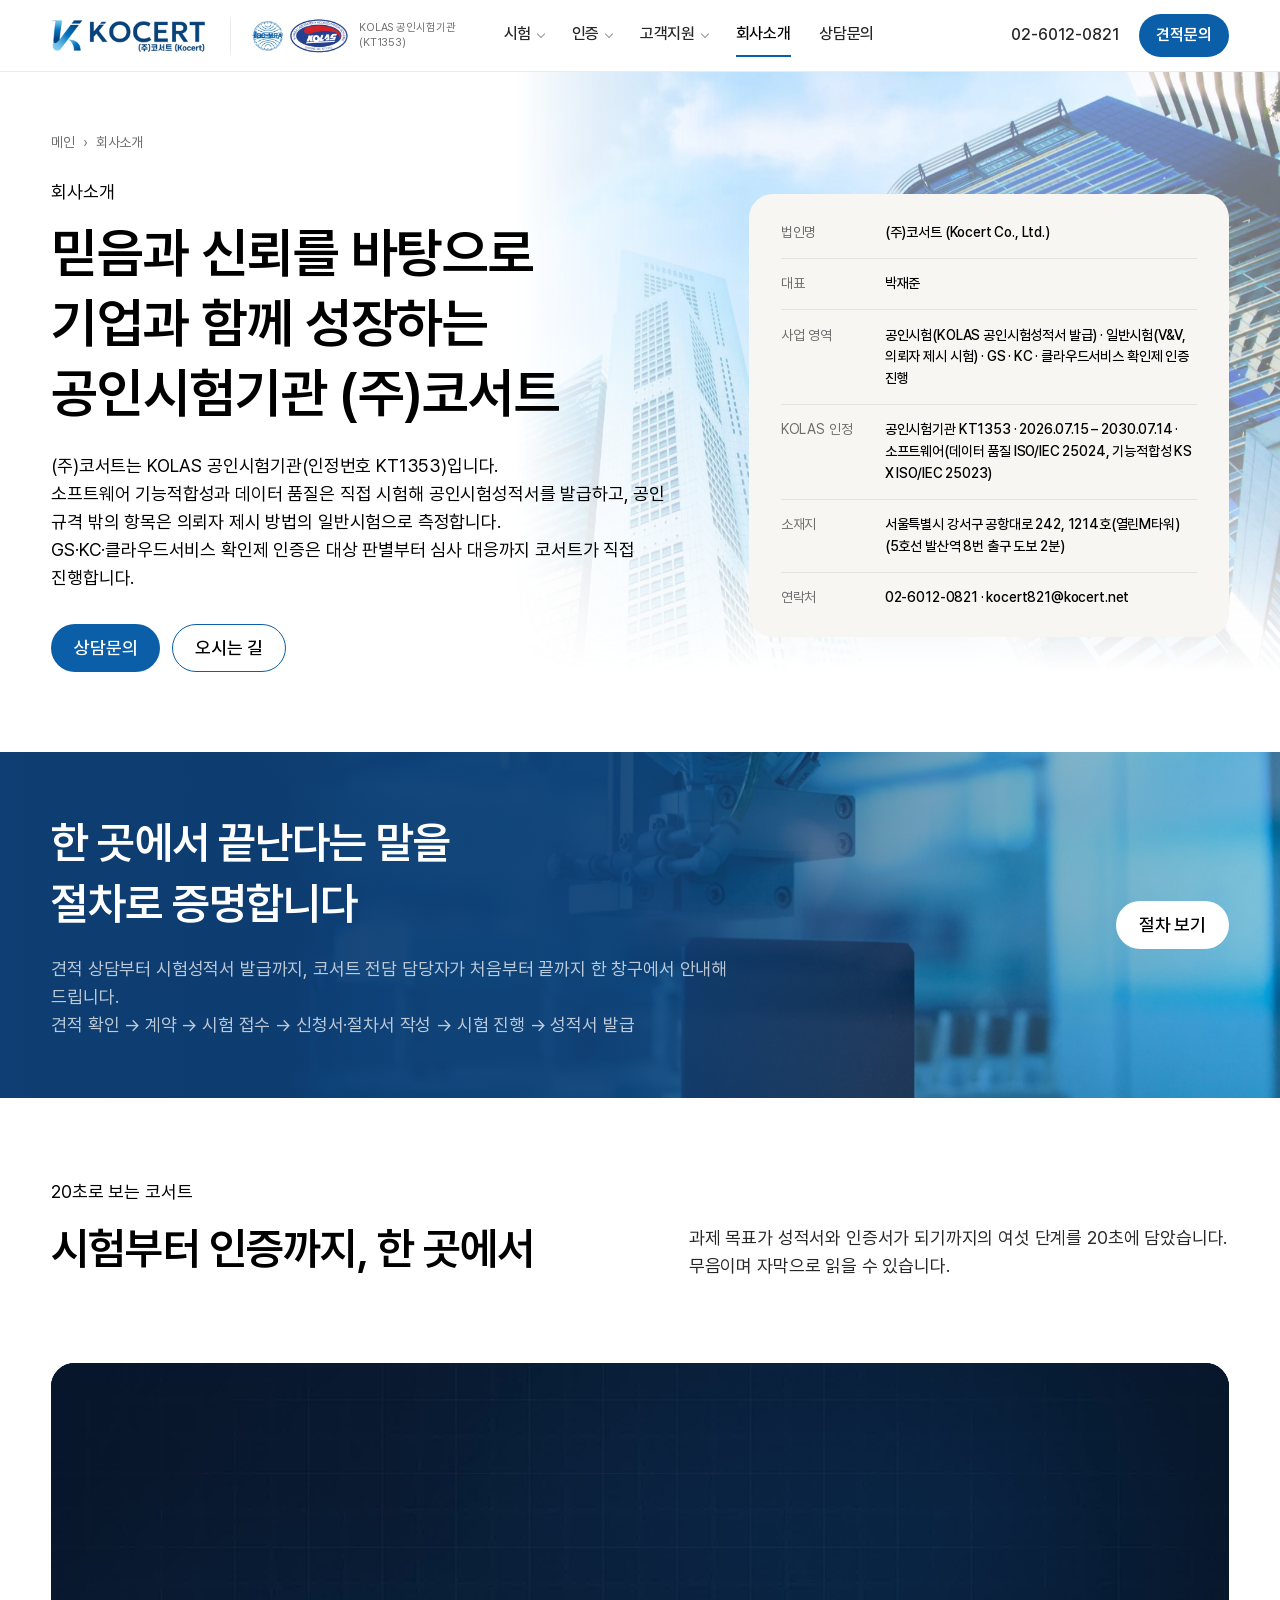
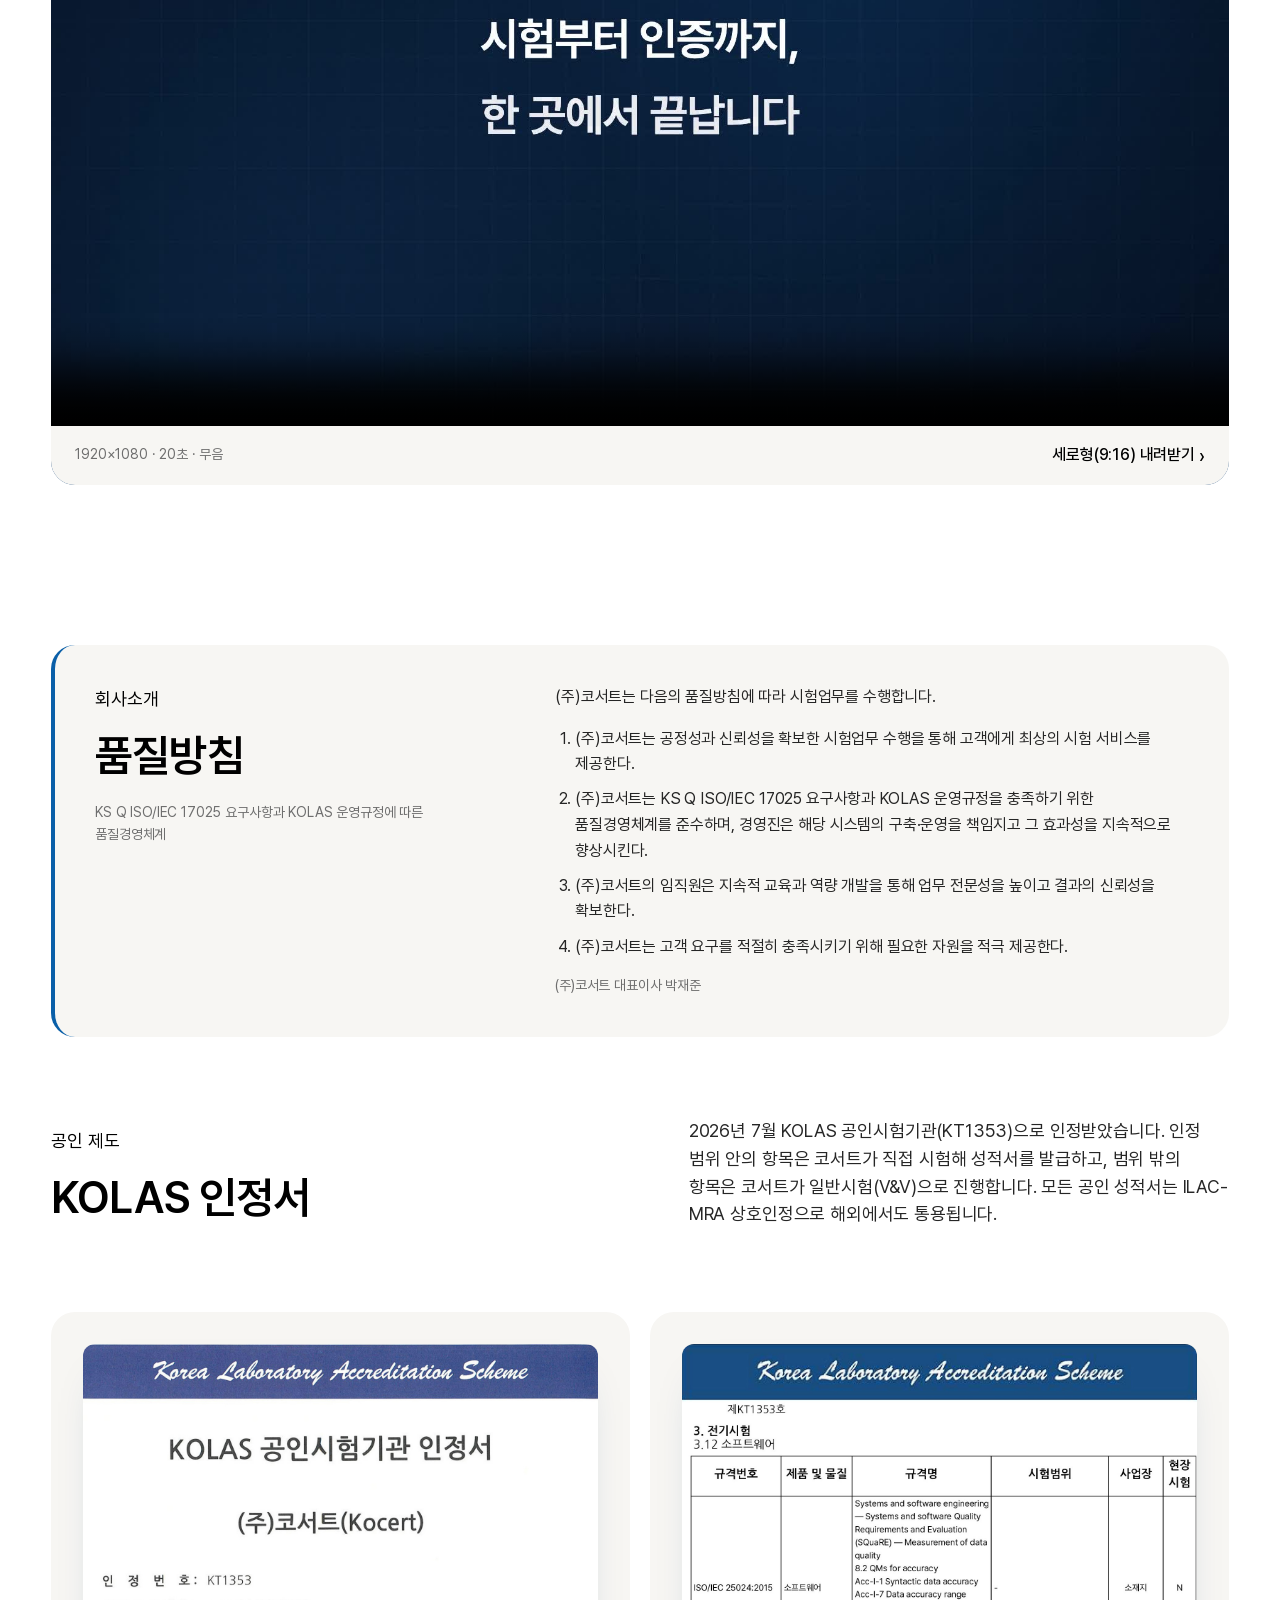
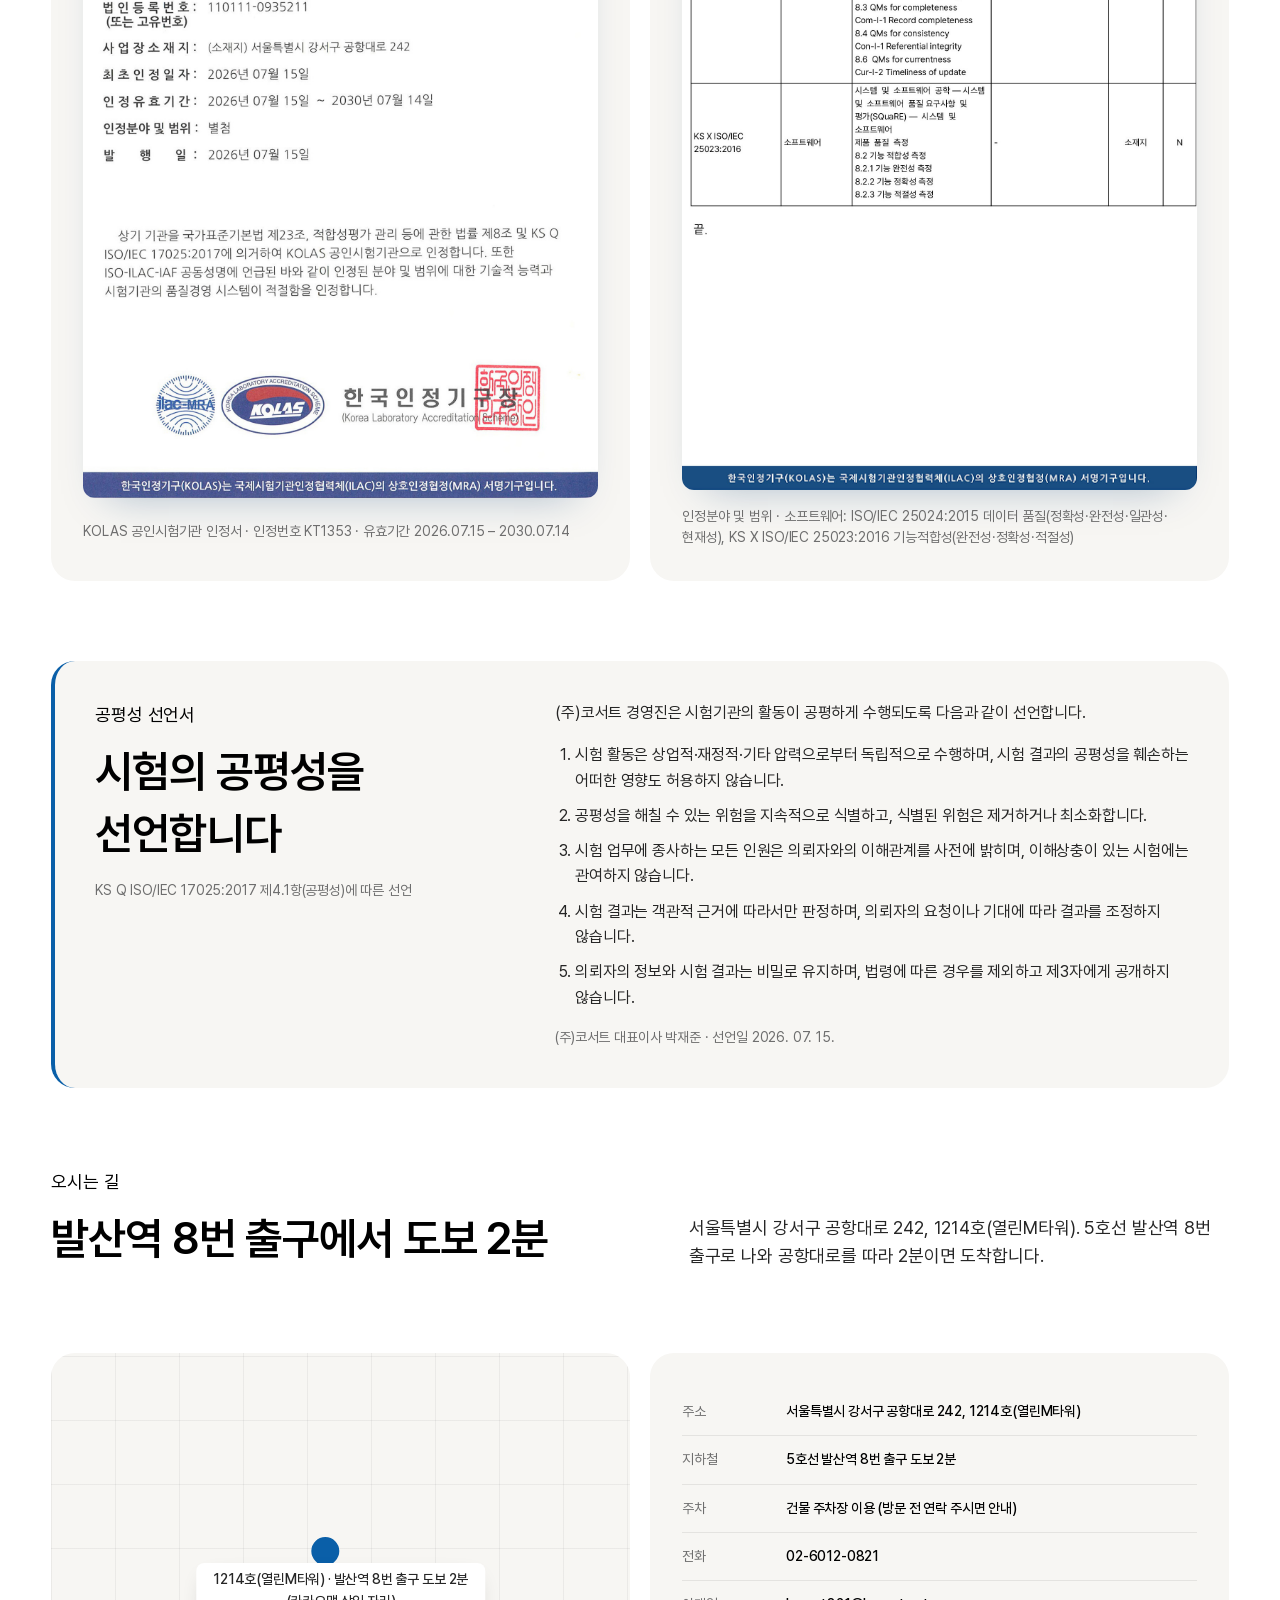
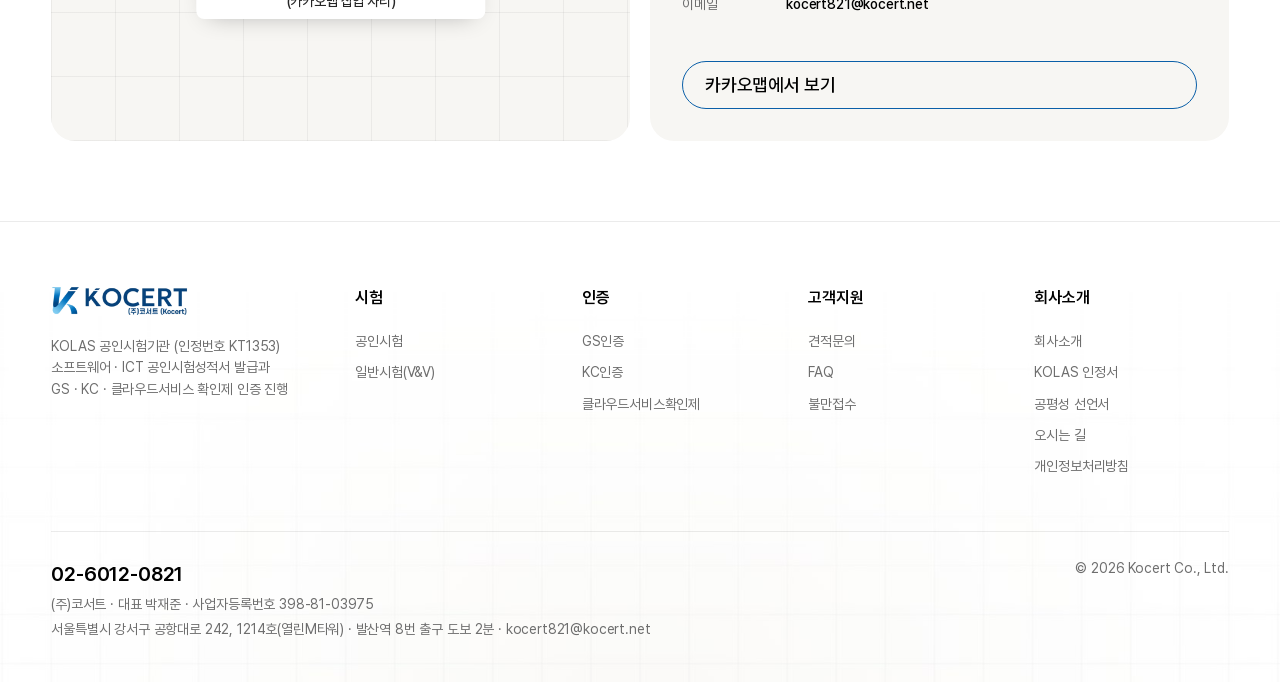
<file: company.html>
<!doctype html>
<html lang="ko">
<head>
<meta charset="utf-8">
<meta name="viewport" content="width=device-width, initial-scale=1">
<title>회사소개 · 믿음과 신뢰를 바탕으로 기업과 함께 성장하는 공인시험기관 (주)코서트</title>
<meta name="description" content="(주)코서트는 KOLAS 공인시험기관(KT1353)입니다. 공인시험·일반시험 성적서 발급과 GS·KC·클라우드서비스 확인제 인증 취득 진행. 발산역 8번 출구 도보 2분.">
<link rel="stylesheet" href="styles.css?v=20261118b">
</head>
<body>

<header class="header">
  <div class="container header__inner">
    <a class="header__logo" href="index.html" aria-label="코서트 메인"><img src="media/brand/kocert-logo_465x102.png" alt="KOCERT (주)코서트" width="155" height="34"></a><div class="header__kolas"><img src="media/brand/kolas-ilac-marks_328x120.png" alt="ILAC-MRA · KOLAS" width="98" height="36"><span>KOLAS 공인시험기관<br>(KT1353)</span></div>
    <nav class="nav" aria-label="주 메뉴">
      <div class="nav__item has-sub"><a href="test-accredited.html" aria-haspopup="true">시험</a><div class="nav__sub"><a href="test-accredited.html">공인시험</a><a href="test-general.html">일반시험(V&amp;V)</a></div></div>
      <div class="nav__item has-sub"><a href="gs.html" aria-haspopup="true">인증</a><div class="nav__sub"><a href="gs.html">GS인증</a><a href="kc.html">KC인증</a><a href="cloud.html">클라우드서비스확인제</a></div></div>
      <div class="nav__item has-sub"><a href="contact.html?type=quote" aria-haspopup="true">고객지원</a><div class="nav__sub"><a href="contact.html?type=quote">견적문의</a><a href="faq.html">FAQ</a><a href="contact.html?type=complaint">불만접수</a></div></div>
      <a href="company.html" aria-current="page">회사소개</a>
      <a href="contact.html">상담문의</a>
    </nav>
    <div class="header__util">
      <a class="header__tel" href="tel:0260120821">02-6012-0821</a>
      <a class="btn btn--ink btn--sm" href="contact.html">견적문의</a>
      <button class="header__menu" aria-label="메뉴 열기"><span></span><span></span><span></span></button>
    </div>
  </div>
</header>

<main>

  <section class="page-hero page-hero--media" aria-labelledby="page-title">
    <img class="page-hero__media" src="media/photo/band-company_1920x1080.jpg" alt="">
    <div class="container">
      <nav class="crumb" aria-label="현재 위치"><a href="index.html">메인</a><span>회사소개</span></nav>
      <div class="page-hero__row">
        <div>
          <p class="eyebrow">회사소개</p>
          <h1 class="h1" id="page-title">믿음과 신뢰를 바탕으로<br>기업과 함께 성장하는<br>공인시험기관 (주)코서트</h1>
          <p class="lead" style="margin-top:1.5rem">(주)코서트는 KOLAS 공인시험기관(인정번호 KT1353)입니다.<br>소프트웨어 기능적합성과 데이터 품질은 직접 시험해 공인시험성적서를 발급하고, 공인 규격 밖의 항목은 의뢰자 제시 방법의 일반시험으로 측정합니다.<br>GS·KC·클라우드서비스 확인제 인증은 대상 판별부터 심사 대응까지 코서트가 직접 진행합니다.</p>
          <div class="page-hero__actions">
            <a class="btn btn--ink" href="contact.html">상담문의</a>
            <a class="btn btn--outline" href="#map">오시는 길</a>
          </div>
        </div>
        <dl class="facts">
          <div><dt>법인명</dt><dd>(주)코서트 (Kocert Co., Ltd.)</dd></div>
          <div><dt>대표</dt><dd>박재준</dd></div>
          <div><dt>사업 영역</dt><dd>공인시험(KOLAS 공인시험성적서 발급) · 일반시험(V&amp;V, 의뢰자 제시 시험) · GS · KC · 클라우드서비스 확인제 인증 진행</dd></div>
          <div><dt>KOLAS 인정</dt><dd>공인시험기관 KT1353 · 2026.07.15 – 2030.07.14 · 소프트웨어(데이터 품질 ISO/IEC 25024, 기능적합성 KS X ISO/IEC 25023)</dd></div>
          <div><dt>소재지</dt><dd>서울특별시 강서구 공항대로 242, 1214호(열린M타워) (5호선 발산역 8번 출구 도보 2분)</dd></div>
          <div><dt>연락처</dt><dd>02-6012-0821 · kocert821@kocert.net</dd></div>
        </dl>
      </div>
    </div>
  </section>

  <section class="section--band band" aria-labelledby="band-title" style="margin-top:var(--space-section)">
    <img class="band__media" src="media/photo/hero-slide-06_1920x1080.jpg" alt="" loading="lazy">
    <div class="container band__inner">
      <div>
        <h2 class="h2" id="band-title">한 곳에서 끝난다는 말을<br>절차로 증명합니다</h2>
        <p class="lead">견적 상담부터 시험성적서 발급까지, 코서트 전담 담당자가 처음부터 끝까지 한 창구에서 안내해 드립니다.<br>견적 확인 → 계약 → 시험 접수 → 신청서·절차서 작성 → 시험 진행 → 성적서 발급</p>
      </div>
      <div class="band__aside"><a class="btn btn--light" href="index.html#process">절차 보기</a></div>
    </div>
  </section>


  <section class="section" id="film" aria-labelledby="film-title">
    <div class="container">
      <div class="section-head">
        <div>
          <p class="eyebrow">20초로 보는 코서트</p>
          <h2 class="h2" id="film-title">시험부터 인증까지, 한 곳에서</h2>
        </div>
        <div class="section-head__aside"><p class="lead">과제 목표가 성적서와 인증서가 되기까지의 여섯 단계를 20초에 담았습니다. 무음이며 자막으로 읽을 수 있습니다.</p></div>
      </div>
      <div class="player">
        <video class="player__video" controls preload="metadata" playsinline poster="media/video/kocert_concept_1920x1080_poster.jpg">
          <source src="media/video/kocert_concept_1920x1080.webm" type="video/webm">
          <source src="media/video/kocert_concept_1920x1080.mp4" type="video/mp4">
        </video>
        <div class="player__meta"><span class="caption">1920×1080 · 20초 · 무음</span><a class="link" href="media/video/kocert_concept-v_1080x1920.mp4" download>세로형(9:16) 내려받기</a></div>
      </div>
    </div>
  </section>

  <section class="section" id="policy" aria-labelledby="policy-title">
    <div class="container">
      <div class="impartiality__box">
        <div>
          <p class="eyebrow">회사소개</p>
          <h2 class="h2" id="policy-title">품질방침</h2>
          <p class="caption" style="margin-top:1rem">KS Q ISO/IEC 17025 요구사항과 KOLAS 운영규정에 따른 품질경영체계</p>
        </div>
        <div class="impartiality__text">
          <p>(주)코서트는 다음의 품질방침에 따라 시험업무를 수행합니다.</p>
          <ol>
            <li>(주)코서트는 공정성과 신뢰성을 확보한 시험업무 수행을 통해 고객에게 최상의 시험 서비스를 제공한다.</li>
            <li>(주)코서트는 KS Q ISO/IEC 17025 요구사항과 KOLAS 운영규정을 충족하기 위한 품질경영체계를 준수하며, 경영진은 해당 시스템의 구축·운영을 책임지고 그 효과성을 지속적으로 향상시킨다.</li>
            <li>(주)코서트의 임직원은 지속적 교육과 역량 개발을 통해 업무 전문성을 높이고 결과의 신뢰성을 확보한다.</li>
            <li>(주)코서트는 고객 요구를 적절히 충족시키기 위해 필요한 자원을 적극 제공한다.</li>
          </ol>
          <p class="caption">(주)코서트 대표이사 박재준</p>
        </div>
      </div>
    </div>
  </section>

  <section class="section" id="cert" aria-labelledby="cert-title" style="padding-top:0">
    <div class="container">
      <div class="section-head">
        <div>
          <p class="eyebrow">공인 제도</p>
          <h2 class="h2" id="cert-title">KOLAS 인정서</h2>
        </div>
        <div class="section-head__aside"><p class="lead">2026년 7월 KOLAS 공인시험기관(KT1353)으로 인정받았습니다. 인정 범위 안의 항목은 코서트가 직접 시험해 성적서를 발급하고, 범위 밖의 항목은 코서트가 일반시험(V&amp;V)으로 진행합니다. 모든 공인 성적서는 ILAC-MRA 상호인정으로 해외에서도 통용됩니다.</p></div>
      </div>
      <div class="cert__grid">
        <div class="cert"><img src="assets/images/company/certificate/kolas_img01.jpg" alt="KOLAS 인정서" loading="lazy"><p class="caption">KOLAS 공인시험기관 인정서 · 인정번호 KT1353 · 유효기간 2026.07.15 – 2030.07.14</p></div>
        <div class="cert"><img src="assets/images/company/certificate/kolas_img02.jpg" alt="KOLAS 인정 범위" loading="lazy"><p class="caption">인정분야 및 범위 · 소프트웨어: ISO/IEC 25024:2015 데이터 품질(정확성·완전성·일관성·현재성), KS X ISO/IEC 25023:2016 기능적합성(완전성·정확성·적절성)</p></div>
      </div>
    </div>
  </section>

  <section class="section" id="impartiality" aria-labelledby="imp-title" style="padding-top:0">
    <div class="container">
      <div class="impartiality__box">
        <div>
          <p class="eyebrow">공평성 선언서</p>
          <h2 class="h2" id="imp-title">시험의 공평성을 선언합니다</h2>
          <p class="caption" style="margin-top:1rem">KS Q ISO/IEC 17025:2017 제4.1항(공평성)에 따른 선언</p>
        </div>
        <div class="impartiality__text">
          <p>(주)코서트 경영진은 시험기관의 활동이 공평하게 수행되도록 다음과 같이 선언합니다.</p>
          <ol>
            <li>시험 활동은 상업적·재정적·기타 압력으로부터 독립적으로 수행하며, 시험 결과의 공평성을 훼손하는 어떠한 영향도 허용하지 않습니다.</li>
            <li>공평성을 해칠 수 있는 위험을 지속적으로 식별하고, 식별된 위험은 제거하거나 최소화합니다.</li>
            <li>시험 업무에 종사하는 모든 인원은 의뢰자와의 이해관계를 사전에 밝히며, 이해상충이 있는 시험에는 관여하지 않습니다.</li>
            <li>시험 결과는 객관적 근거에 따라서만 판정하며, 의뢰자의 요청이나 기대에 따라 결과를 조정하지 않습니다.</li>
            <li>의뢰자의 정보와 시험 결과는 비밀로 유지하며, 법령에 따른 경우를 제외하고 제3자에게 공개하지 않습니다.</li>
          </ol>
          <p class="caption">(주)코서트 대표이사 박재준 · 선언일 2026. 07. 15.</p>
        </div>
      </div>
    </div>
  </section>

  <section class="section" id="map" aria-labelledby="map-title" style="padding-top:0">
    <div class="container">
      <div class="section-head">
        <div>
          <p class="eyebrow">오시는 길</p>
          <h2 class="h2" id="map-title">발산역 8번 출구에서 도보 2분</h2>
        </div>
        <div class="section-head__aside"><p class="lead">서울특별시 강서구 공항대로 242, 1214호(열린M타워). 5호선 발산역 8번 출구로 나와 공항대로를 따라 2분이면 도착합니다.</p>
        </div>
      </div>
      <div class="map">
        <div class="map__canvas" role="img" aria-label="지도 자리"><span class="map__pin"></span><span class="map__label">1214호(열린M타워) · 발산역 8번 출구 도보 2분 (카카오맵 삽입 자리)</span></div>
        <div class="map__info">
          <dl>
            <div><dt>주소</dt><dd>서울특별시 강서구 공항대로 242, 1214호(열린M타워)</dd></div>
            <div><dt>지하철</dt><dd>5호선 발산역 8번 출구 도보 2분</dd></div>
            <div><dt>주차</dt><dd>건물 주차장 이용 (방문 전 연락 주시면 안내)</dd></div>
            <div><dt>전화</dt><dd>02-6012-0821</dd></div>
            <div><dt>이메일</dt><dd>kocert821@kocert.net</dd></div>
          </dl>
          <a class="btn btn--outline" href="https://map.kakao.com/?q=%EC%84%9C%EC%9A%B8%20%EA%B0%95%EC%84%9C%EA%B5%AC%20%EA%B3%B5%ED%95%AD%EB%8C%80%EB%A1%9C%20242" target="_blank" rel="noopener">카카오맵에서 보기</a>
        </div>
      </div>
    </div>
  </section>

</main>

<footer class="footer">
  <div class="container">
    <div class="footer__grid">
      <div class="footer__brand">
        <img src="media/brand/kocert-logo_465x102.png" alt="KOCERT (주)코서트" width="155" height="34">
        <p class="caption">KOLAS 공인시험기관 (인정번호 KT1353)<br>소프트웨어 · ICT 공인시험성적서 발급과<br>GS · KC · 클라우드서비스 확인제 인증 진행</p>
      </div>
      <div class="footer__col"><strong>시험</strong><a href="test-accredited.html">공인시험</a><a href="test-general.html">일반시험(V&amp;V)</a></div>
      <div class="footer__col"><strong>인증</strong><a href="gs.html">GS인증</a><a href="kc.html">KC인증</a><a href="cloud.html">클라우드서비스확인제</a></div>
      <div class="footer__col"><strong>고객지원</strong><a href="contact.html">견적문의</a><a href="faq.html">FAQ</a><a href="contact.html?type=complaint">불만접수</a></div>
      <div class="footer__col"><strong>회사소개</strong><a href="company.html">회사소개</a><a href="company.html#cert">KOLAS 인정서</a><a href="company.html#impartiality">공평성 선언서</a><a href="company.html#map">오시는 길</a><a href="privacy.html">개인정보처리방침</a></div>
    </div>
    <div class="footer__bottom">
      <div>
        <p class="footer__tel">02-6012-0821</p>
        <p>(주)코서트 · 대표 박재준 · 사업자등록번호 398-81-03975<br>서울특별시 강서구 공항대로 242, 1214호(열린M타워) · 발산역 8번 출구 도보 2분 · kocert821@kocert.net</p>
      </div>
      <p>© 2026 Kocert Co., Ltd.</p>
    </div>
  </div>
</footer>

<script src="app.js?v=20261118b" defer></script>
</body>
</html>
</file>
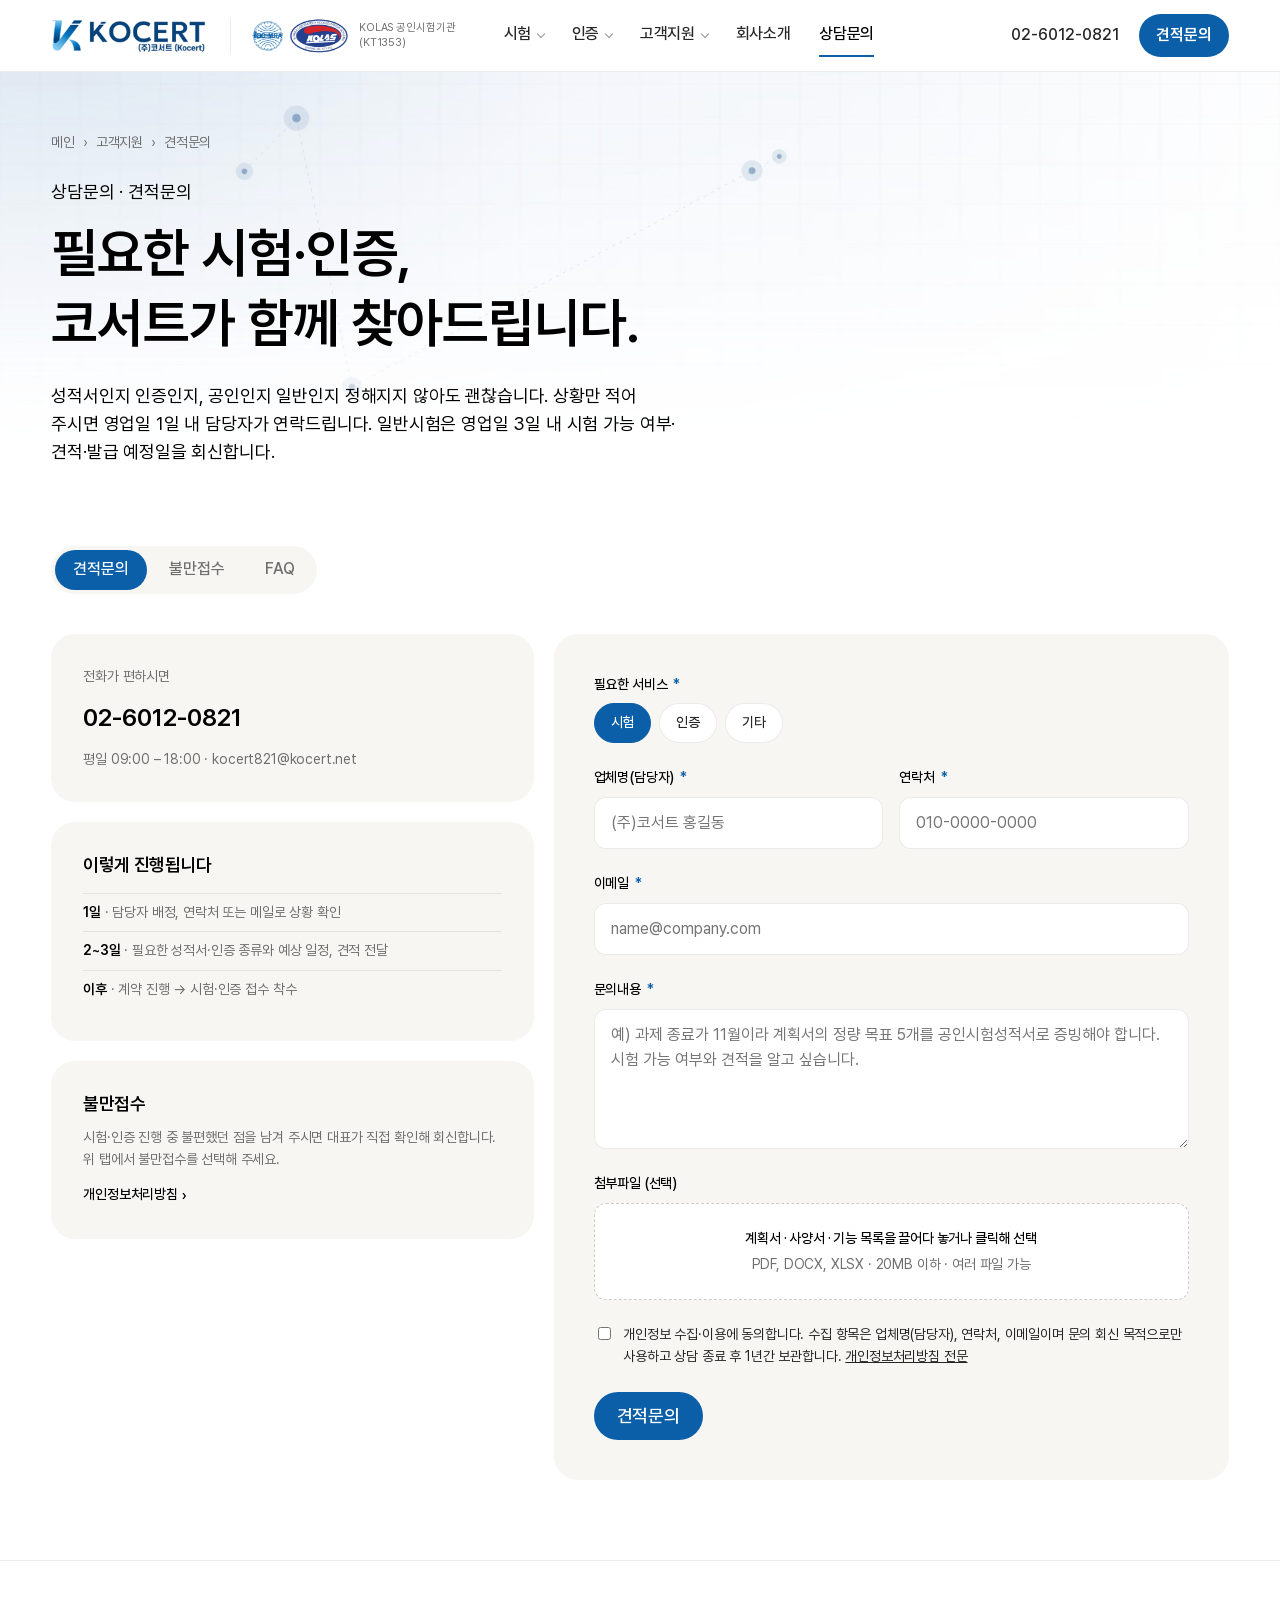
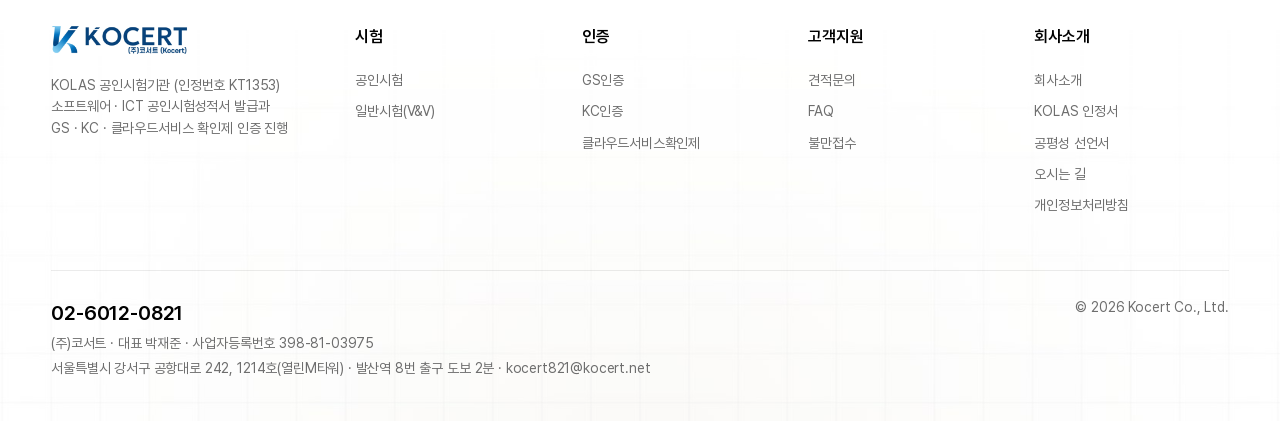
<file: contact.html>
<!doctype html>
<html lang="ko">
<head>
<meta charset="utf-8">
<meta name="viewport" content="width=device-width, initial-scale=1">
<title>상담문의 · 견적문의 | 코서트</title>
<meta name="description" content="코서트 견적문의와 불만접수. 영업일 1일 내 담당자가 연락드립니다.">
<link rel="stylesheet" href="styles.css?v=20261118b">
</head>
<body>

<header class="header">
  <div class="container header__inner">
    <a class="header__logo" href="index.html" aria-label="코서트 메인"><img src="media/brand/kocert-logo_465x102.png" alt="KOCERT (주)코서트" width="155" height="34"></a><div class="header__kolas"><img src="media/brand/kolas-ilac-marks_328x120.png" alt="ILAC-MRA · KOLAS" width="98" height="36"><span>KOLAS 공인시험기관<br>(KT1353)</span></div>
    <nav class="nav" aria-label="주 메뉴">
      <div class="nav__item has-sub"><a href="test-accredited.html" aria-haspopup="true">시험</a><div class="nav__sub"><a href="test-accredited.html">공인시험</a><a href="test-general.html">일반시험(V&amp;V)</a></div></div>
      <div class="nav__item has-sub"><a href="gs.html" aria-haspopup="true">인증</a><div class="nav__sub"><a href="gs.html">GS인증</a><a href="kc.html">KC인증</a><a href="cloud.html">클라우드서비스확인제</a></div></div>
      <div class="nav__item has-sub"><a href="contact.html?type=quote" aria-haspopup="true">고객지원</a><div class="nav__sub"><a href="contact.html?type=quote">견적문의</a><a href="faq.html">FAQ</a><a href="contact.html?type=complaint">불만접수</a></div></div>
      <a href="company.html">회사소개</a>
      <a href="contact.html" aria-current="page">상담문의</a>
    </nav>
    <div class="header__util">
      <a class="header__tel" href="tel:0260120821">02-6012-0821</a>
      <a class="btn btn--ink btn--sm" href="contact.html">견적문의</a>
      <button class="header__menu" aria-label="메뉴 열기"><span></span><span></span><span></span></button>
    </div>
  </div>
</header>

<main>

  <section class="page-hero" aria-labelledby="page-title">
    <div class="container">
      <nav class="crumb" aria-label="현재 위치"><a href="index.html">메인</a><span>고객지원</span><span>견적문의</span></nav>
      <div class="page-hero__row">
        <div>
          <p class="eyebrow">상담문의 · 견적문의</p>
          <h1 class="h1" id="page-title">필요한 시험·인증,<br>코서트가 함께 찾아드립니다.</h1>
          <p class="lead" style="margin-top:1.5rem">성적서인지 인증인지, 공인인지 일반인지 정해지지 않아도 괜찮습니다. 상황만 적어 주시면 영업일 1일 내 담당자가 연락드립니다. 일반시험은 영업일 3일 내 시험 가능 여부·견적·발급 예정일을 회신합니다.</p>
          <p class="lead" id="hero-lead-complaint" style="margin-top:1.5rem" hidden>성적서 발급 과정에서 불편을 겪으셨다면 연락 주십시오.</p>
        </div>
      </div>
    </div>
  </section>

  <section class="section" aria-labelledby="form-title">
    <div class="container">
      <h2 class="sr-only" id="form-title">문의 양식</h2>
      <div class="form-tabs"><div class="pills" role="tablist">
        <button class="pill" role="tab" aria-selected="true">견적문의</button>
        <button class="pill" role="tab" aria-selected="false">불만접수</button>
        <a class="pill" href="faq.html">FAQ</a>
      </div></div>
      <div class="form-layout">
        <aside class="form-aside">
          <div class="card">
            <p class="caption">전화가 편하시면</p>
            <a class="cta__tel" href="tel:0260120821">02-6012-0821</a>
            <p class="caption">평일 09:00 – 18:00 · kocert821@kocert.net</p>
          </div>
          <div class="card">
            <h3 class="h3" style="font-size:1.125rem">이렇게 진행됩니다</h3>
            <ol class="faq" style="gap:0">
              <li class="caption" style="padding:.5rem 0;border-top:1px solid var(--color-border)"><strong style="color:var(--color-title)">1일</strong> · 담당자 배정, 연락처 또는 메일로 상황 확인</li>
              <li class="caption" style="padding:.5rem 0;border-top:1px solid var(--color-border)"><strong style="color:var(--color-title)">2~3일</strong> · 필요한 성적서·인증 종류와 예상 일정, 견적 전달</li>
              <li class="caption" style="padding:.5rem 0;border-top:1px solid var(--color-border)"><strong style="color:var(--color-title)">이후</strong> · 계약 진행 → 시험·인증 접수 착수</li>
            </ol>
          </div>
          <div class="card">
            <h3 class="h3" style="font-size:1.125rem">불만접수</h3>
            <p class="caption">시험·인증 진행 중 불편했던 점을 남겨 주시면 대표가 직접 확인해 회신합니다.<br>위 탭에서 불만접수를 선택해 주세요.</p>
            <p class="caption"><a class="link" href="privacy.html">개인정보처리방침</a></p>
          </div>
        </aside>
        <form class="form-card" id="form-quote" onsubmit="return false" aria-label="견적문의">
          <div class="field">
            <span>필요한 서비스 <span class="req">*</span></span>
            <div class="chips">
              <label class="chip"><input type="radio" name="service" checked><span>시험</span></label>
              <label class="chip"><input type="radio" name="service"><span>인증</span></label>
              <label class="chip"><input type="radio" name="service"><span>기타</span></label>
            </div>
          </div>
          <div class="field-row">
            <div class="field"><label for="f-company">업체명(담당자) <span class="req">*</span></label><input id="f-company" type="text" placeholder="(주)코서트 홍길동"></div>
            <div class="field"><label for="f-tel">연락처 <span class="req">*</span></label><input id="f-tel" type="tel" placeholder="010-0000-0000"></div>
          </div>
          <div class="field"><label for="f-email">이메일 <span class="req">*</span></label><input id="f-email" type="email" placeholder="name@company.com"></div>
          <div class="field"><label for="f-msg">문의내용 <span class="req">*</span></label><textarea id="f-msg" placeholder="예) 과제 종료가 11월이라 계획서의 정량 목표 5개를 공인시험성적서로 증빙해야 합니다. 시험 가능 여부와 견적을 알고 싶습니다."></textarea></div>
          <div class="field"><span>첨부파일 (선택)</span><div class="upload"><strong>계획서 · 사양서 · 기능 목록을 끌어다 놓거나 클릭해 선택</strong>PDF, DOCX, XLSX · 20MB 이하 · 여러 파일 가능</div></div>
          <label class="consent"><input type="checkbox"><span>개인정보 수집·이용에 동의합니다. 수집 항목은 업체명(담당자), 연락처, 이메일이며 문의 회신 목적으로만 사용하고 상담 종료 후 1년간 보관합니다. <a href="privacy.html" style="text-decoration:underline">개인정보처리방침 전문</a></span></label>
          <button class="btn btn--ink" type="submit">견적문의</button>
        </form>
        <form class="form-card" id="form-complaint" onsubmit="return false" aria-label="불만접수" hidden>
          <div class="field-row">
            <div class="field"><label for="c-company">업체명(담당자) <span class="req">*</span></label><input id="c-company" type="text" placeholder="(주)코서트 홍길동"></div>
            <div class="field"><label for="c-tel">연락처 <span class="req">*</span></label><input id="c-tel" type="tel" placeholder="010-0000-0000"></div>
          </div>
          <div class="field"><label for="c-msg">불만 내용 <span class="req">*</span></label><textarea id="c-msg" placeholder="불편했던 상황과 일시, 담당자를 알려주시면 대표가 직접 확인해 회신합니다."></textarea></div>
          <label class="consent"><input type="checkbox"><span>개인정보 수집·이용에 동의합니다. 수집 항목은 업체명(담당자), 연락처이며 불만 처리 목적으로만 사용하고 처리 종료 후 1년간 보관합니다. <a href="privacy.html" style="text-decoration:underline">개인정보처리방침 전문</a></span></label>
          <button class="btn btn--ink" type="submit">불만접수</button>
        </form>
      </div>
    </div>
  </section>

</main>

<footer class="footer">
  <div class="container">
    <div class="footer__grid">
      <div class="footer__brand">
        <img src="media/brand/kocert-logo_465x102.png" alt="KOCERT (주)코서트" width="155" height="34">
        <p class="caption">KOLAS 공인시험기관 (인정번호 KT1353)<br>소프트웨어 · ICT 공인시험성적서 발급과<br>GS · KC · 클라우드서비스 확인제 인증 진행</p>
      </div>
      <div class="footer__col"><strong>시험</strong><a href="test-accredited.html">공인시험</a><a href="test-general.html">일반시험(V&amp;V)</a></div>
      <div class="footer__col"><strong>인증</strong><a href="gs.html">GS인증</a><a href="kc.html">KC인증</a><a href="cloud.html">클라우드서비스확인제</a></div>
      <div class="footer__col"><strong>고객지원</strong><a href="contact.html">견적문의</a><a href="faq.html">FAQ</a><a href="contact.html?type=complaint">불만접수</a></div>
      <div class="footer__col"><strong>회사소개</strong><a href="company.html">회사소개</a><a href="company.html#cert">KOLAS 인정서</a><a href="company.html#impartiality">공평성 선언서</a><a href="company.html#map">오시는 길</a><a href="privacy.html">개인정보처리방침</a></div>
    </div>
    <div class="footer__bottom">
      <div>
        <p class="footer__tel">02-6012-0821</p>
        <p>(주)코서트 · 대표 박재준 · 사업자등록번호 398-81-03975<br>서울특별시 강서구 공항대로 242, 1214호(열린M타워) · 발산역 8번 출구 도보 2분 · kocert821@kocert.net</p>
      </div>
      <p>© 2026 Kocert Co., Ltd.</p>
    </div>
  </div>
</footer>

<script src="app.js?v=20261118b" defer></script>
</body>
</html>
</file>
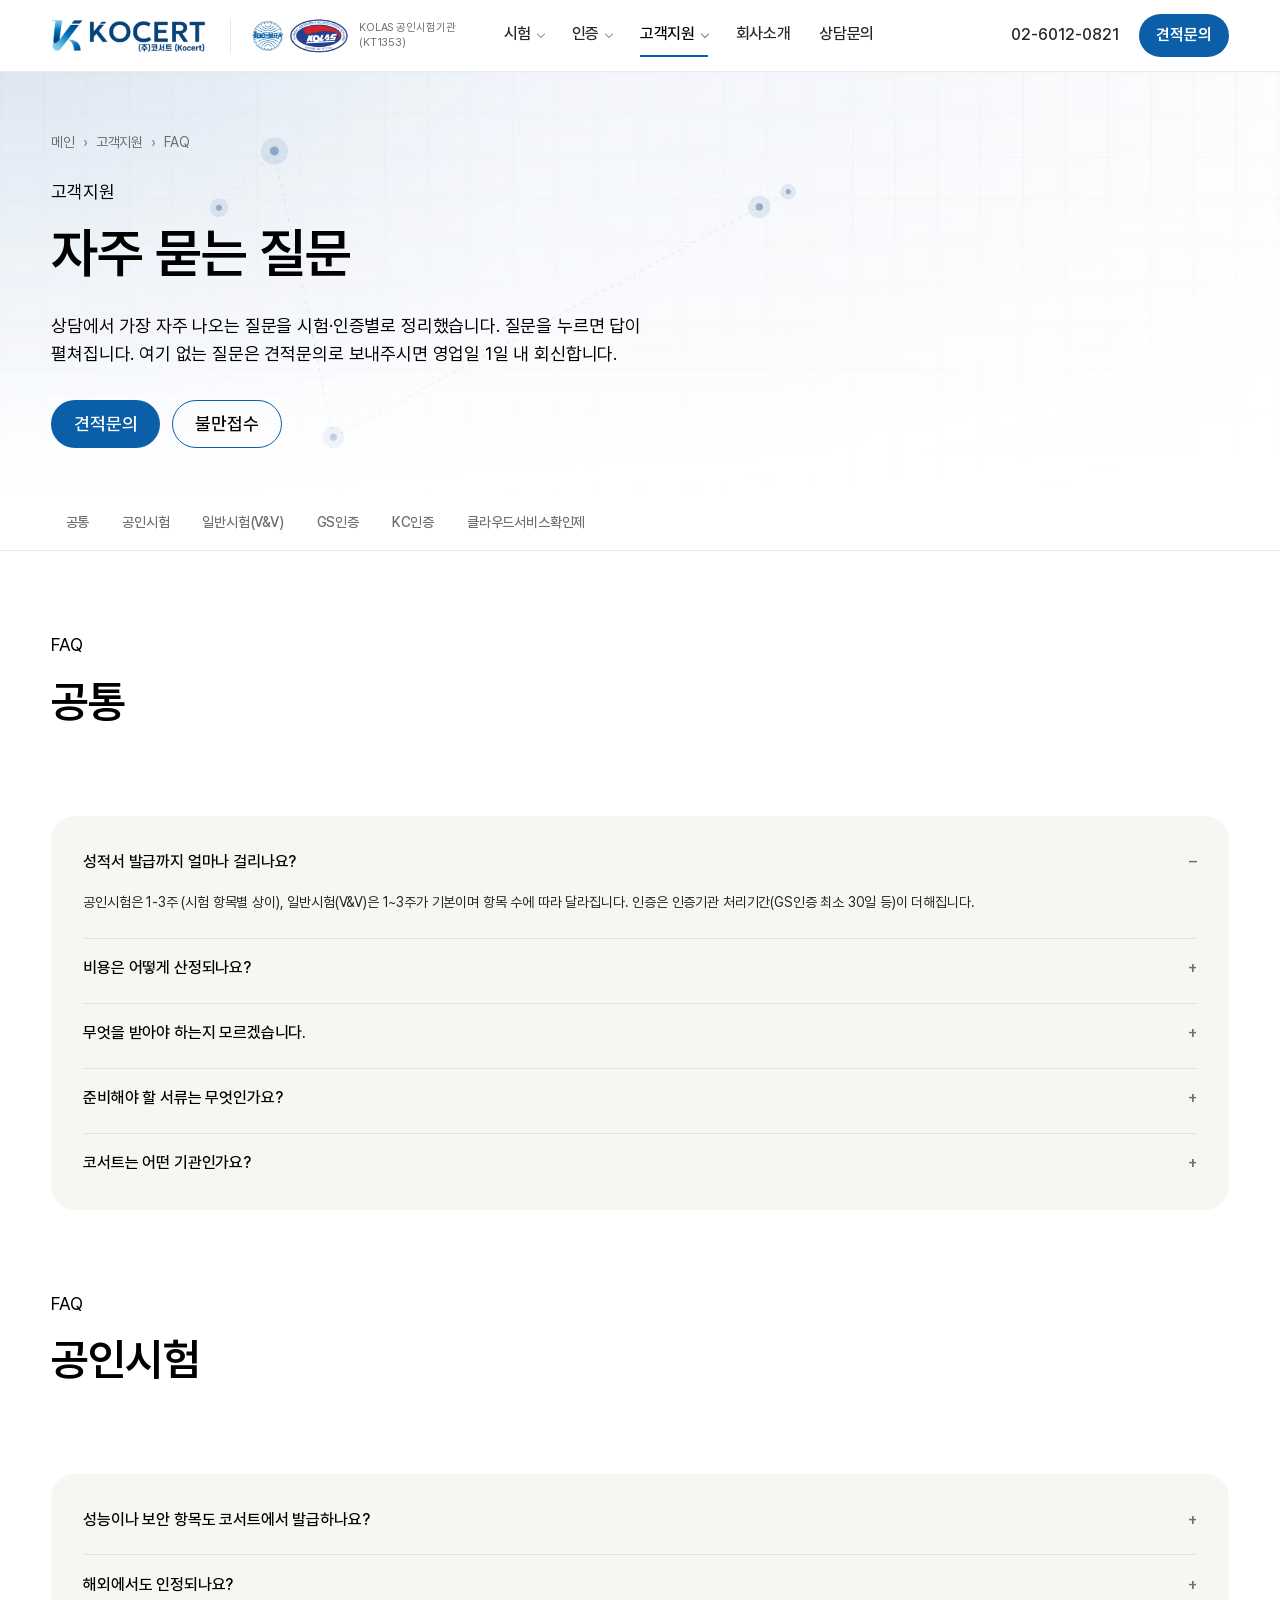
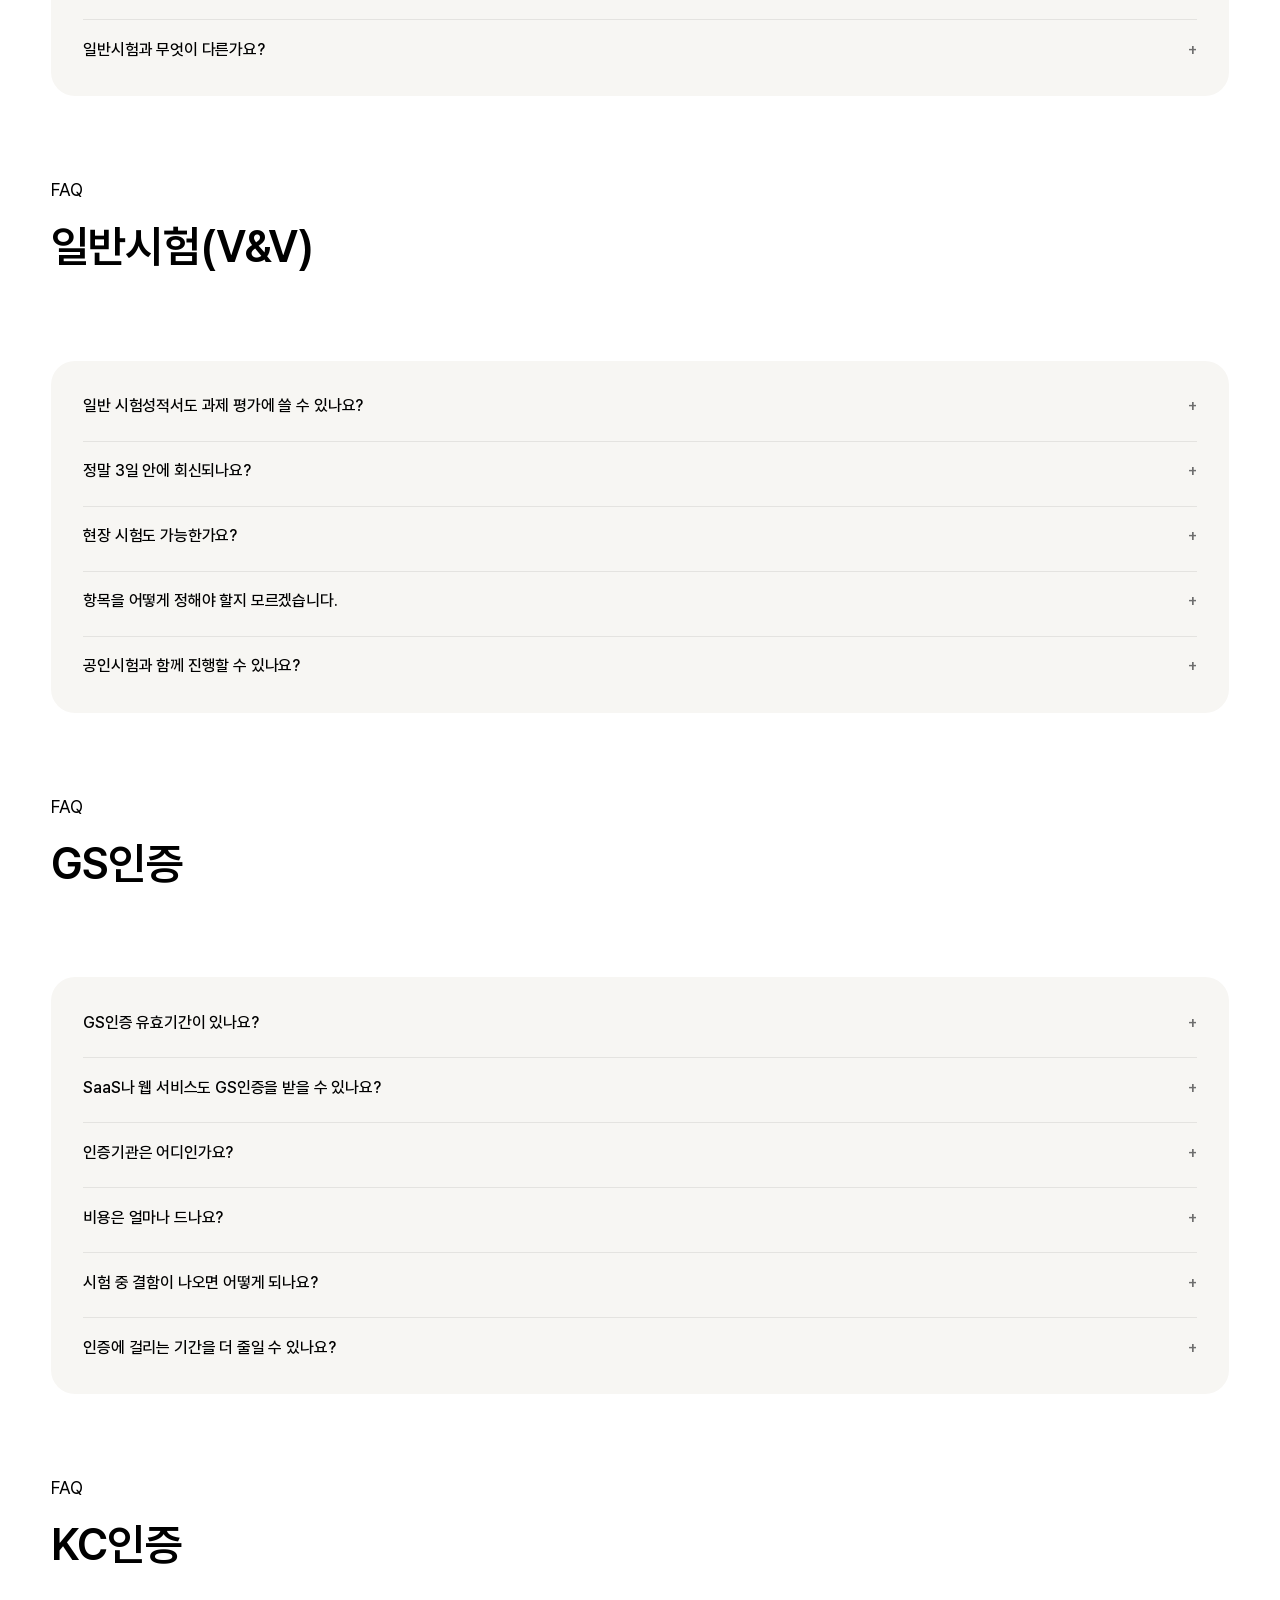
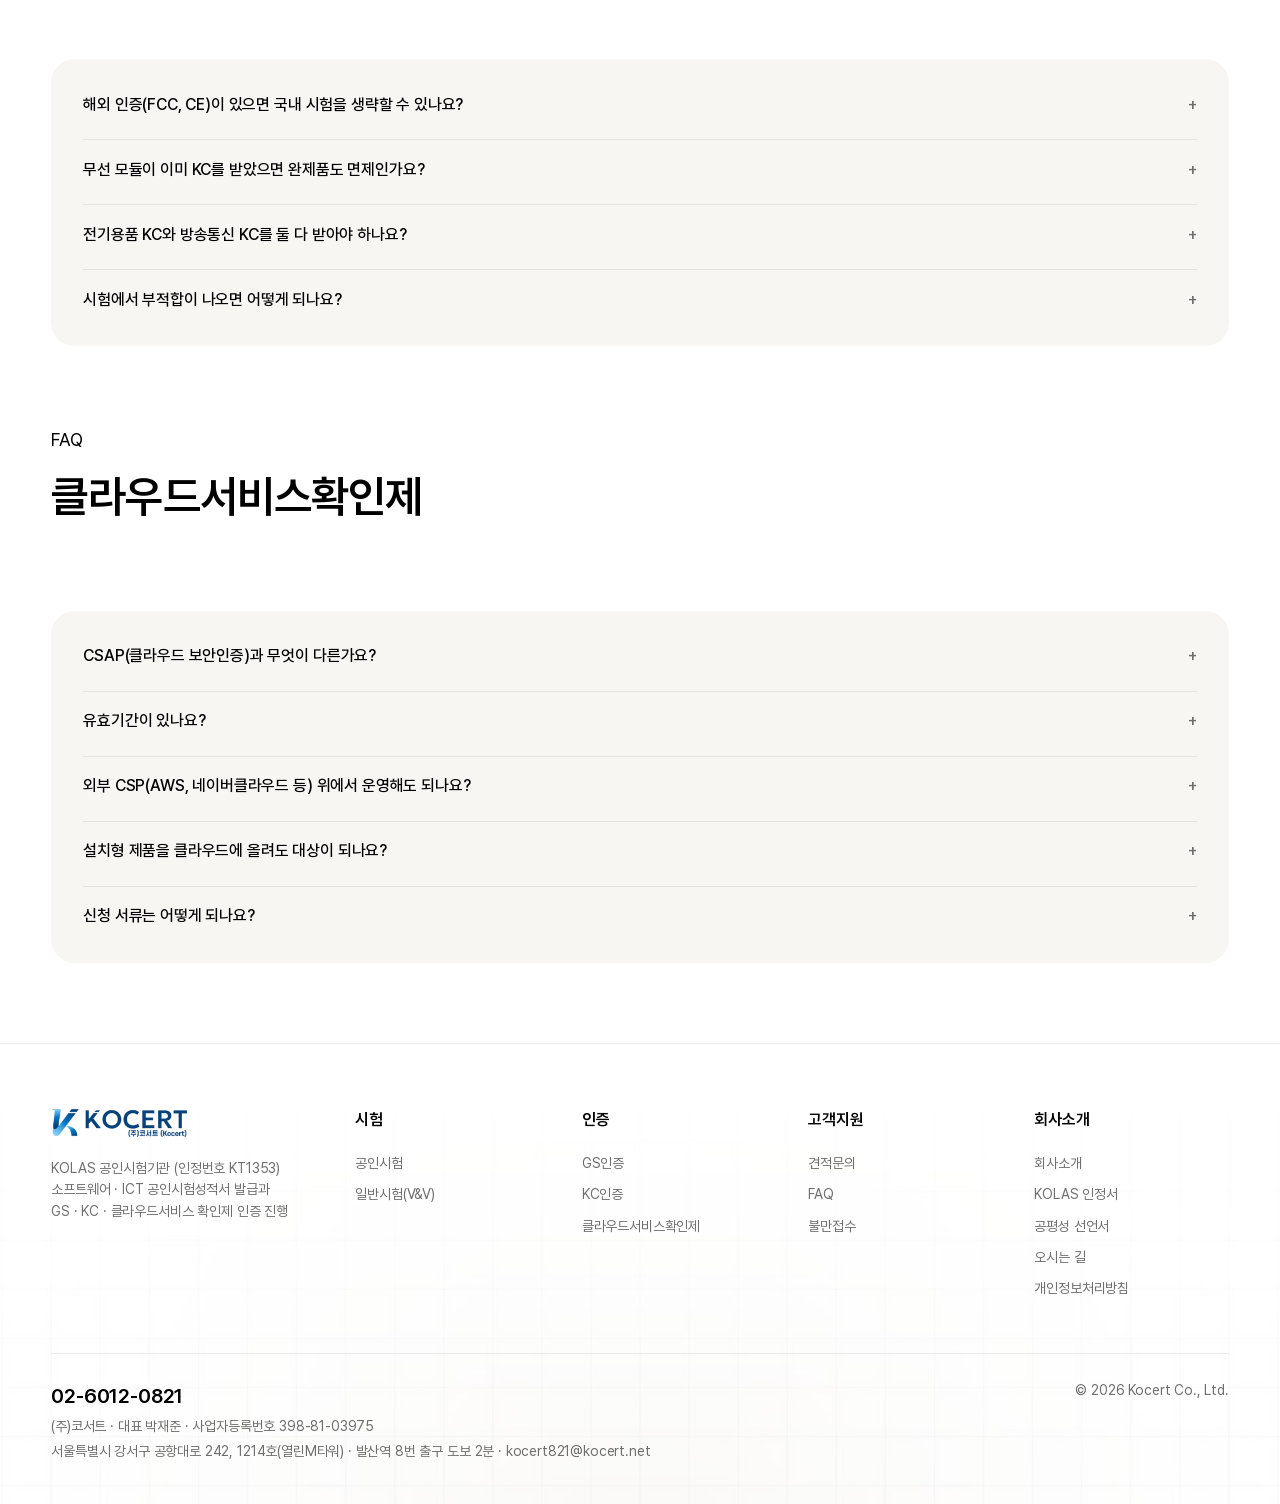
<file: faq.html>
<!doctype html>
<html lang="ko">
<head>
<meta charset="utf-8">
<meta name="viewport" content="width=device-width, initial-scale=1">
<title>FAQ · 자주 묻는 질문 | 코서트</title>
<meta name="description" content="공인시험, 일반시험, GS·KC·클라우드서비스 확인제에 대해 자주 묻는 질문과 답.">
<link rel="stylesheet" href="styles.css?v=20261118b">
</head>
<body>

<header class="header">
  <div class="container header__inner">
    <a class="header__logo" href="index.html" aria-label="코서트 메인"><img src="media/brand/kocert-logo_465x102.png" alt="KOCERT (주)코서트" width="155" height="34"></a><div class="header__kolas"><img src="media/brand/kolas-ilac-marks_328x120.png" alt="ILAC-MRA · KOLAS" width="98" height="36"><span>KOLAS 공인시험기관<br>(KT1353)</span></div>
    <nav class="nav" aria-label="주 메뉴">
      <div class="nav__item has-sub"><a href="test-accredited.html" aria-haspopup="true">시험</a><div class="nav__sub"><a href="test-accredited.html">공인시험</a><a href="test-general.html">일반시험(V&amp;V)</a></div></div>
      <div class="nav__item has-sub"><a href="gs.html" aria-haspopup="true">인증</a><div class="nav__sub"><a href="gs.html">GS인증</a><a href="kc.html">KC인증</a><a href="cloud.html">클라우드서비스확인제</a></div></div>
      <div class="nav__item has-sub"><a href="contact.html?type=quote" aria-current="page" aria-haspopup="true">고객지원</a><div class="nav__sub"><a href="contact.html?type=quote">견적문의</a><a href="faq.html">FAQ</a><a href="contact.html?type=complaint">불만접수</a></div></div>
      <a href="company.html">회사소개</a>
      <a href="contact.html">상담문의</a>
    </nav>
    <div class="header__util">
      <a class="header__tel" href="tel:0260120821">02-6012-0821</a>
      <a class="btn btn--ink btn--sm" href="contact.html">견적문의</a>
      <button class="header__menu" aria-label="메뉴 열기"><span></span><span></span><span></span></button>
    </div>
  </div>
</header>

<main>

  <section class="page-hero" aria-labelledby="page-title">
    <div class="container">
      <nav class="crumb" aria-label="현재 위치"><a href="index.html">메인</a><span><a href="contact.html">고객지원</a></span><span>FAQ</span></nav>
      <div class="page-hero__row">
        <div>
          <p class="eyebrow">고객지원</p>
          <h1 class="h1" id="page-title">자주 묻는 질문</h1>
          <p class="lead" style="margin-top:1.5rem">상담에서 가장 자주 나오는 질문을 시험·인증별로 정리했습니다. 질문을 누르면 답이 펼쳐집니다. 여기 없는 질문은 견적문의로 보내주시면 영업일 1일 내 회신합니다.</p>
          <div class="page-hero__actions"><a class="btn btn--ink" href="contact.html">견적문의</a><a class="btn btn--outline" href="contact.html?type=complaint">불만접수</a></div>
        </div>
      </div>
    </div>
    <nav class="subnav" aria-label="페이지 내 이동"><div class="container subnav__inner"><a href="#general">공통</a><a href="#accredited">공인시험</a><a href="#general-test">일반시험(V&amp;V)</a><a href="#gs">GS인증</a><a href="#kc">KC인증</a><a href="#cloud">클라우드서비스확인제</a></div></nav>
  </section>

  <section class="section" id="general" aria-labelledby="general-title">
    <div class="container">
      <div class="section-head">
        <div>
          <p class="eyebrow">FAQ</p>
          <h2 class="h2" id="general-title">공통</h2>
        </div>
      </div>
      <div class="faq faq--wide">
        <details open><summary>성적서 발급까지 얼마나 걸리나요?</summary><p>공인시험은 1-3주 (시험 항목별 상이), 일반시험(V&amp;V)은 1~3주가 기본이며 항목 수에 따라 달라집니다. 인증은 인증기관 처리기간(GS인증 최소 30일 등)이 더해집니다.</p></details>
        <details><summary>비용은 어떻게 산정되나요?</summary><p>시험은 항목 수와 시료 규모 기준으로 산정합니다. 인증은 인증기관 시험비와 코서트 수수료로 구성됩니다. 자료를 주시면 영업일 2~3일 내 견적을 드립니다.</p></details>
        <details><summary>무엇을 받아야 하는지 모르겠습니다.</summary><p>견적문의 양식에 "아직 모르겠어요"를 선택하고 상황만 적어 주시면 담당자가 필요한 성적서·인증 종류와 순서를 정리해 드립니다.</p></details>
        <details><summary>준비해야 할 서류는 무엇인가요?</summary><p>시험 대상(실행 파일·접속 정보·시료), 사양서나 기능 목록, 사업자등록증이 기본입니다. 신청서와 항목 정의서는 코서트가 작성하며, 양식은 견적문의 후 메일로 보내드립니다.</p></details>
        <details><summary>코서트는 어떤 기관인가요?</summary><p>KOLAS 공인시험기관(인정번호 KT1353)입니다. 소프트웨어 기능적합성(KS X ISO/IEC 25023)과 데이터 품질(ISO/IEC 25024) 공인시험성적서를 직접 발급하고, GS·KC·클라우드서비스 확인제 인증은 준비부터 취득까지 코서트가 진행합니다.</p></details>
      </div>
    </div>
  </section>
  <section class="section" id="accredited" aria-labelledby="accredited-title" style="padding-top:0">
    <div class="container">
      <div class="section-head">
        <div>
          <p class="eyebrow">FAQ</p>
          <h2 class="h2" id="accredited-title">공인시험</h2>
        </div>
      </div>
      <div class="faq faq--wide">
        <details><summary>성능이나 보안 항목도 코서트에서 발급하나요?</summary><p>코서트 인정 범위는 기능적합성과 데이터 품질입니다. 성능·보안·HW 항목은 코서트가 일반시험(V&amp;V)으로 시험해 성적서를 발급합니다. 공인 마크가 필요한 항목은 견적 단계에서 진행 방법을 안내해 드립니다.</p></details>
        <details><summary>해외에서도 인정되나요?</summary><p>KOLAS는 ILAC-MRA 서명 기구라 KOLAS 공인시험성적서는 상호인정협정에 따라 해외에서도 통용됩니다.</p></details>
        <details><summary>일반시험과 무엇이 다른가요?</summary><p>공인시험은 KOLAS 인정 범위 안의 규격 항목만 가능하고 국가 공인 효력이 있습니다. 의뢰자가 제시한 항목·방법으로 자유롭게 시험하려면 일반시험으로 진행합니다.</p></details>
      </div>
    </div>
  </section>
  <section class="section" id="general-test" aria-labelledby="general-test-title" style="padding-top:0">
    <div class="container">
      <div class="section-head">
        <div>
          <p class="eyebrow">FAQ</p>
          <h2 class="h2" id="general-test-title">일반시험(V&amp;V)</h2>
        </div>
      </div>
      <div class="faq faq--wide">
        <details><summary>일반 시험성적서도 과제 평가에 쓸 수 있나요?</summary><p>과제·발주처 요건에 따라 다릅니다. 공인 성적서가 명시된 경우는 공인시험으로 가야 하며, 상담 시 요건을 먼저 확인해 드립니다.</p></details>
        <details><summary>정말 3일 안에 회신되나요?</summary><p>영업일 기준 3일 이내에 시험 가능 여부, 견적금액, 성적서 발급 예정일을 회신합니다. 현장 확인이 필요한 경우는 일정을 별도로 안내합니다.</p></details>
        <details><summary>현장 시험도 가능한가요?</summary><p>시료 반출이 어려운 경우 현장에서 시험을 진행합니다. 상담 시 환경을 알려주시면 방법을 정합니다.</p></details>
        <details><summary>항목을 어떻게 정해야 할지 모르겠습니다.</summary><p>목적만 알려주시면 코서트가 측정 가능한 항목과 방법을 설계해 제안합니다. 의뢰자 제시 항목과 섞어 구성할 수도 있습니다.</p></details>
        <details><summary>공인시험과 함께 진행할 수 있나요?</summary><p>가능합니다. 공인 규격 항목은 공인시험으로, 그 외 항목은 일반시험으로 나눠 한 번에 진행하면 기간과 비용이 줄어듭니다.</p></details>
      </div>
    </div>
  </section>
  <section class="section" id="gs" aria-labelledby="gs-title" style="padding-top:0">
    <div class="container">
      <div class="section-head">
        <div>
          <p class="eyebrow">FAQ</p>
          <h2 class="h2" id="gs-title">GS인증</h2>
        </div>
      </div>
      <div class="faq faq--wide">
        <details><summary>GS인증 유효기간이 있나요?</summary><p>없습니다. 다만 소프트웨어 버전업이나 형상 변경 시 재인증이 필요합니다.</p></details>
        <details><summary>SaaS나 웹 서비스도 GS인증을 받을 수 있나요?</summary><p>가능합니다. 접속 정보와 테스트 계정으로 시험을 진행하며, 설치형과 다른 점은 시험 환경 구성 방식입니다.</p></details>
        <details><summary>인증기관은 어디인가요?</summary><p>한국산업기술시험원(KTL), 한국정보통신기술협회(TTA), 한국화학융합시험연구원(KTR), 한국기계전기전자시험연구원(KTC), 부산IT융합부품연구소입니다. 제품과 일정에 맞는 기관을 코서트가 제안합니다.</p></details>
        <details><summary>비용은 얼마나 드나요?</summary><p>인증기관 시험비와 코서트 수수료로 구성됩니다. 시험비는 제품 규모(기능 수, 화면 수)에 따라 인증기관이 산정하고, 수수료는 사전 점검 범위에 따라 달라집니다. 기능 목록을 주시면 영업일 2일 내 견적을 드립니다.</p></details>
        <details><summary>시험 중 결함이 나오면 어떻게 되나요?</summary><p>경미 결함은 시험 기간 내 수정해 재확인받고, 주요 결함은 수정 후 재시험이 필요합니다. 코서트의 사전 점검은 이 재시험을 없애는 것이 목적입니다.</p></details>
        <details><summary>인증에 걸리는 기간을 더 줄일 수 있나요?</summary><p>인증기관 처리기간은 신청일로부터 최소 30일이라 줄이기 어렵습니다. 코서트가 줄이는 부분은 접수 전 준비(서류·결함 점검)와 재시험 구간입니다.</p></details>
      </div>
    </div>
  </section>
  <section class="section" id="kc" aria-labelledby="kc-title" style="padding-top:0">
    <div class="container">
      <div class="section-head">
        <div>
          <p class="eyebrow">FAQ</p>
          <h2 class="h2" id="kc-title">KC인증</h2>
        </div>
      </div>
      <div class="faq faq--wide">
        <details><summary>해외 인증(FCC, CE)이 있으면 국내 시험을 생략할 수 있나요?</summary><p>원칙적으로 별도입니다. 동일 규격 성적서는 일부 항목 인정이 가능한 경우가 있어 코서트가 검토해 재시험 범위를 최소화합니다.</p></details>
        <details><summary>무선 모듈이 이미 KC를 받았으면 완제품도 면제인가요?</summary><p>모듈 인증은 완제품 인증을 대체하지 않습니다. 완제품은 EMC 등 별도 항목이 필요하며, 모듈 인증이 있으면 RF 항목이 줄어듭니다.</p></details>
        <details><summary>전기용품 KC와 방송통신 KC를 둘 다 받아야 하나요?</summary><p>전원 어댑터 포함 여부, 정격 전압에 따라 다릅니다. 유형 판별 단계에서 두 제도의 적용 여부를 함께 확인합니다.</p></details>
        <details><summary>시험에서 부적합이 나오면 어떻게 되나요?</summary><p>부적합 항목에 대해 회로·차폐 대책을 협의하고 수정 시료로 해당 항목만 재시험합니다. 코서트가 대책 방향과 시험기관 재시험 일정을 조율합니다.</p></details>
      </div>
    </div>
  </section>
  <section class="section" id="cloud" aria-labelledby="cloud-title" style="padding-top:0">
    <div class="container">
      <div class="section-head">
        <div>
          <p class="eyebrow">FAQ</p>
          <h2 class="h2" id="cloud-title">클라우드서비스확인제</h2>
        </div>
      </div>
      <div class="faq faq--wide">
        <details><summary>CSAP(클라우드 보안인증)과 무엇이 다른가요?</summary><p>확인제는 클라우드 요건 충족을, CSAP는 보안 요건 충족을 확인합니다. 공공 납품에는 보통 둘 다 필요하며, 확인제 증빙이 CSAP 준비에 재사용됩니다.</p></details>
        <details><summary>유효기간이 있나요?</summary><p>2년입니다. 보완조치 기간과 재심사가 없는 제도라 만료 전 갱신 신청 시 증빙 자료를 최신으로 정리해 제출합니다.</p></details>
        <details><summary>외부 CSP(AWS, 네이버클라우드 등) 위에서 운영해도 되나요?</summary><p>가능합니다. CSP의 인프라 요건은 계약과 구성 정보로 증빙하고, 서비스 계층의 요건은 기업이 직접 증빙합니다.</p></details>
        <details><summary>설치형 제품을 클라우드에 올려도 대상이 되나요?</summary><p>단순 호스팅은 요건을 충족하기 어렵습니다. 멀티테넌트 구조와 자원 확장성이 핵심이며, 코서트가 현재 구조로 가능한지 먼저 진단합니다.</p></details>
        <details><summary>신청 서류는 어떻게 되나요?</summary><p>신청서, 사업자등록증, 제품 소개 PPT를 준비해 주시면 됩니다. 신청서 양식과 작성 방법은 견적문의 후 담당자가 안내해 드립니다.</p></details>
      </div>
    </div>
  </section>

</main>

<footer class="footer">
  <div class="container">
    <div class="footer__grid">
      <div class="footer__brand">
        <img src="media/brand/kocert-logo_465x102.png" alt="KOCERT (주)코서트" width="155" height="34">
        <p class="caption">KOLAS 공인시험기관 (인정번호 KT1353)<br>소프트웨어 · ICT 공인시험성적서 발급과<br>GS · KC · 클라우드서비스 확인제 인증 진행</p>
      </div>
      <div class="footer__col"><strong>시험</strong><a href="test-accredited.html">공인시험</a><a href="test-general.html">일반시험(V&amp;V)</a></div>
      <div class="footer__col"><strong>인증</strong><a href="gs.html">GS인증</a><a href="kc.html">KC인증</a><a href="cloud.html">클라우드서비스확인제</a></div>
      <div class="footer__col"><strong>고객지원</strong><a href="contact.html">견적문의</a><a href="faq.html">FAQ</a><a href="contact.html?type=complaint">불만접수</a></div>
      <div class="footer__col"><strong>회사소개</strong><a href="company.html">회사소개</a><a href="company.html#cert">KOLAS 인정서</a><a href="company.html#impartiality">공평성 선언서</a><a href="company.html#map">오시는 길</a><a href="privacy.html">개인정보처리방침</a></div>
    </div>
    <div class="footer__bottom">
      <div>
        <p class="footer__tel">02-6012-0821</p>
        <p>(주)코서트 · 대표 박재준 · 사업자등록번호 398-81-03975<br>서울특별시 강서구 공항대로 242, 1214호(열린M타워) · 발산역 8번 출구 도보 2분 · kocert821@kocert.net</p>
      </div>
      <p>© 2026 Kocert Co., Ltd.</p>
    </div>
  </div>
</footer>

<script src="app.js?v=20261118b" defer></script>
</body>
</html>
</file>
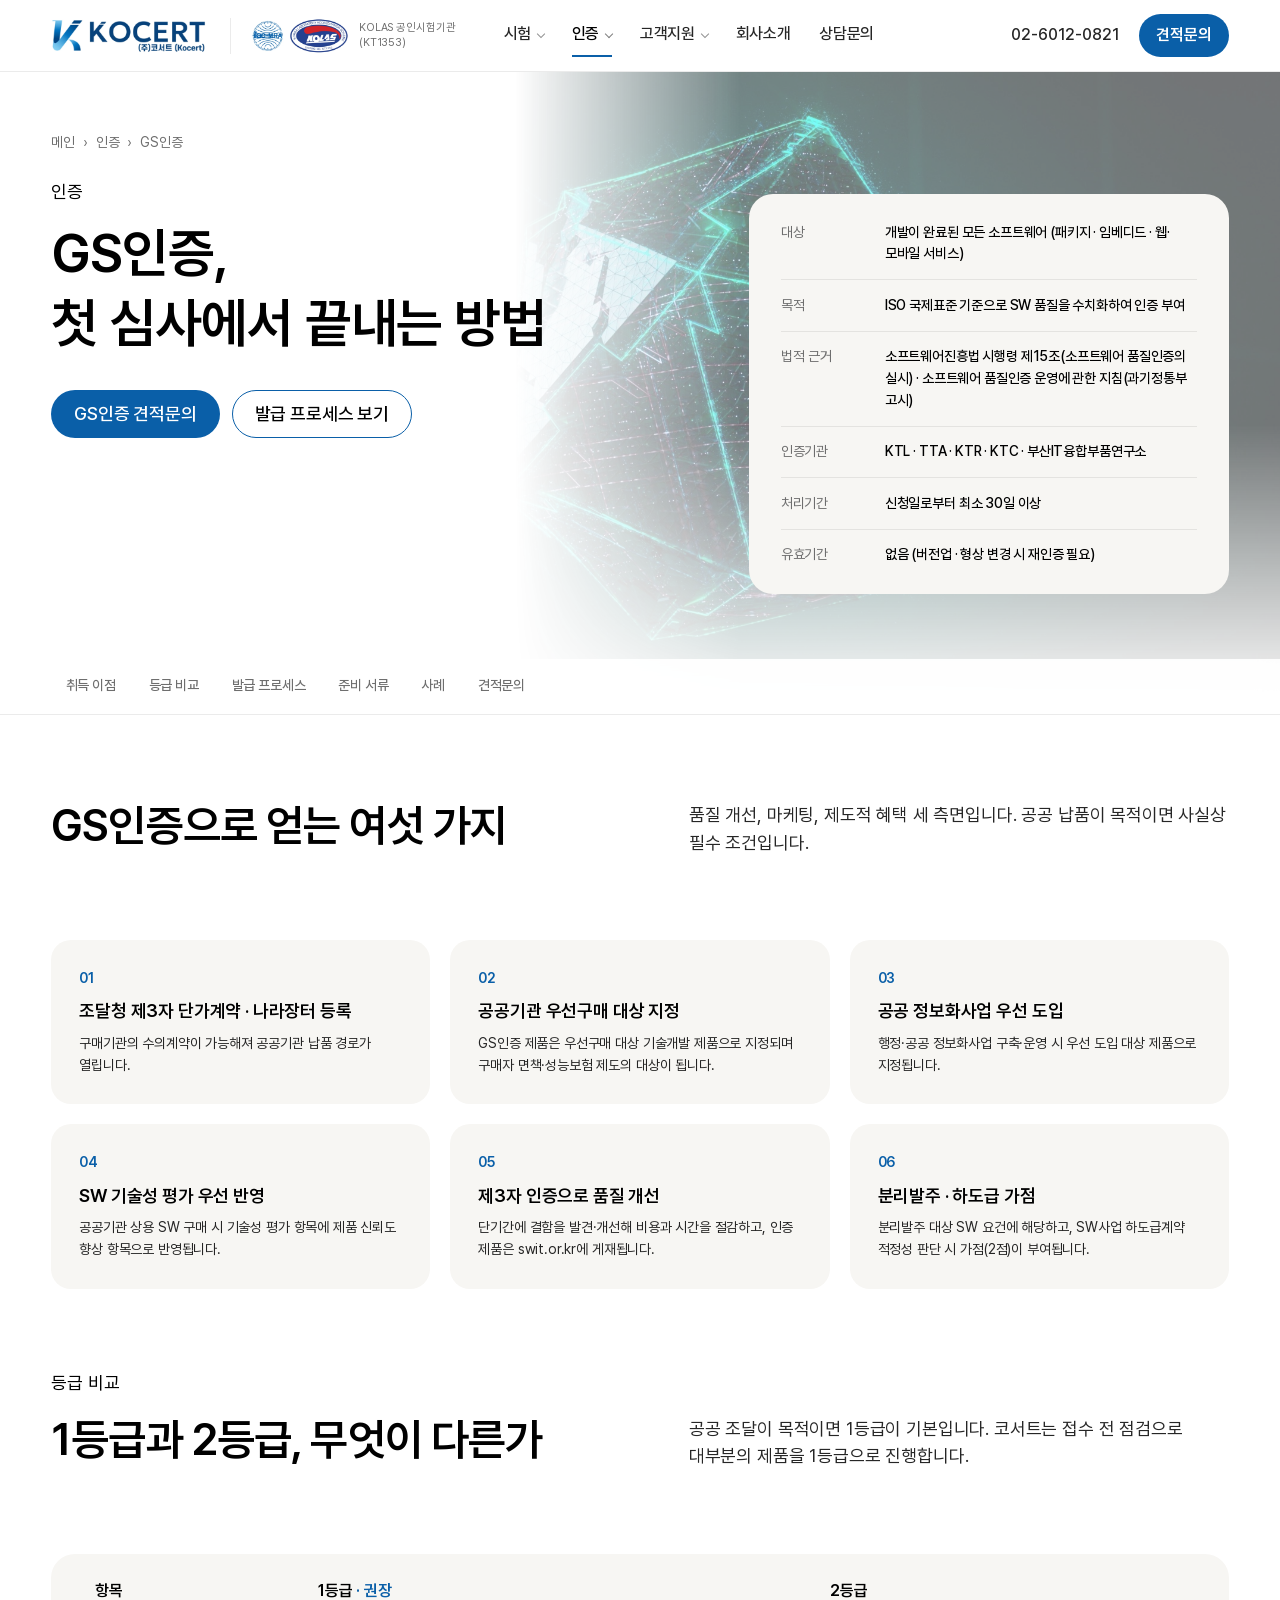
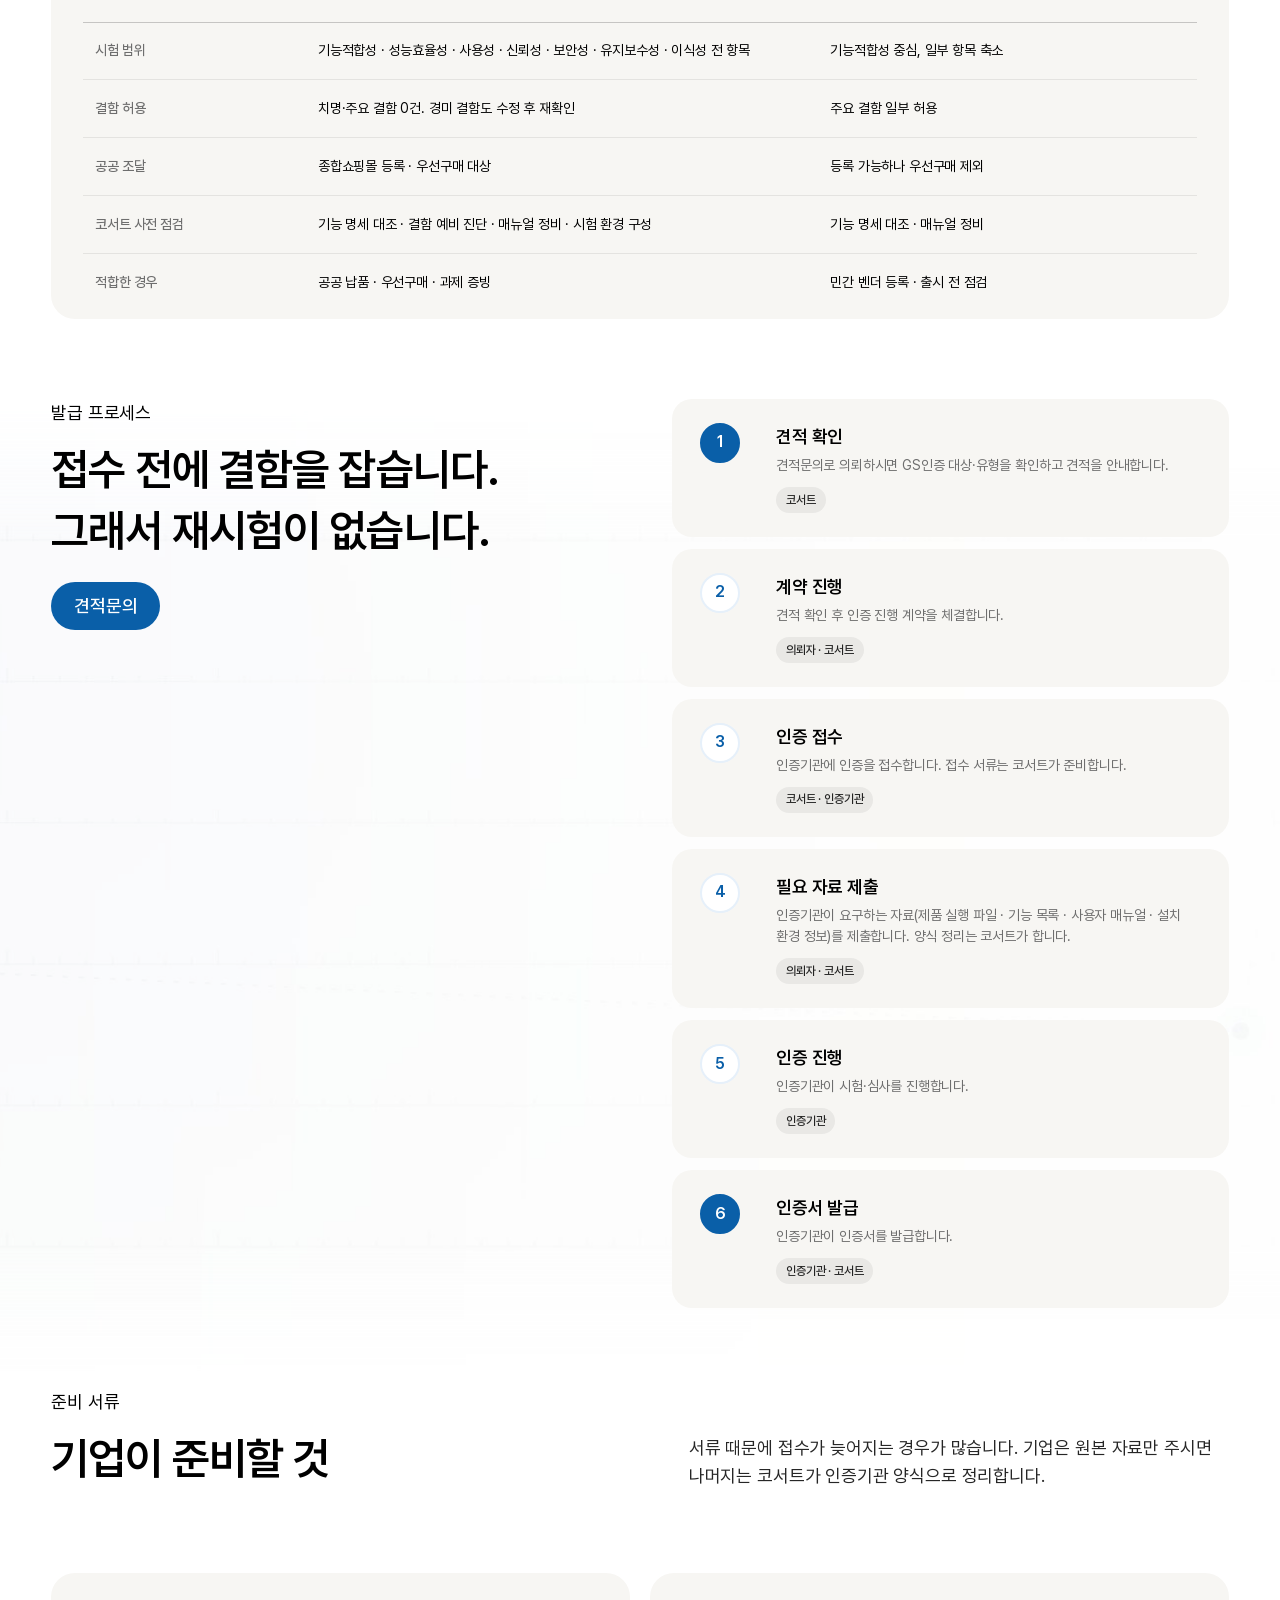
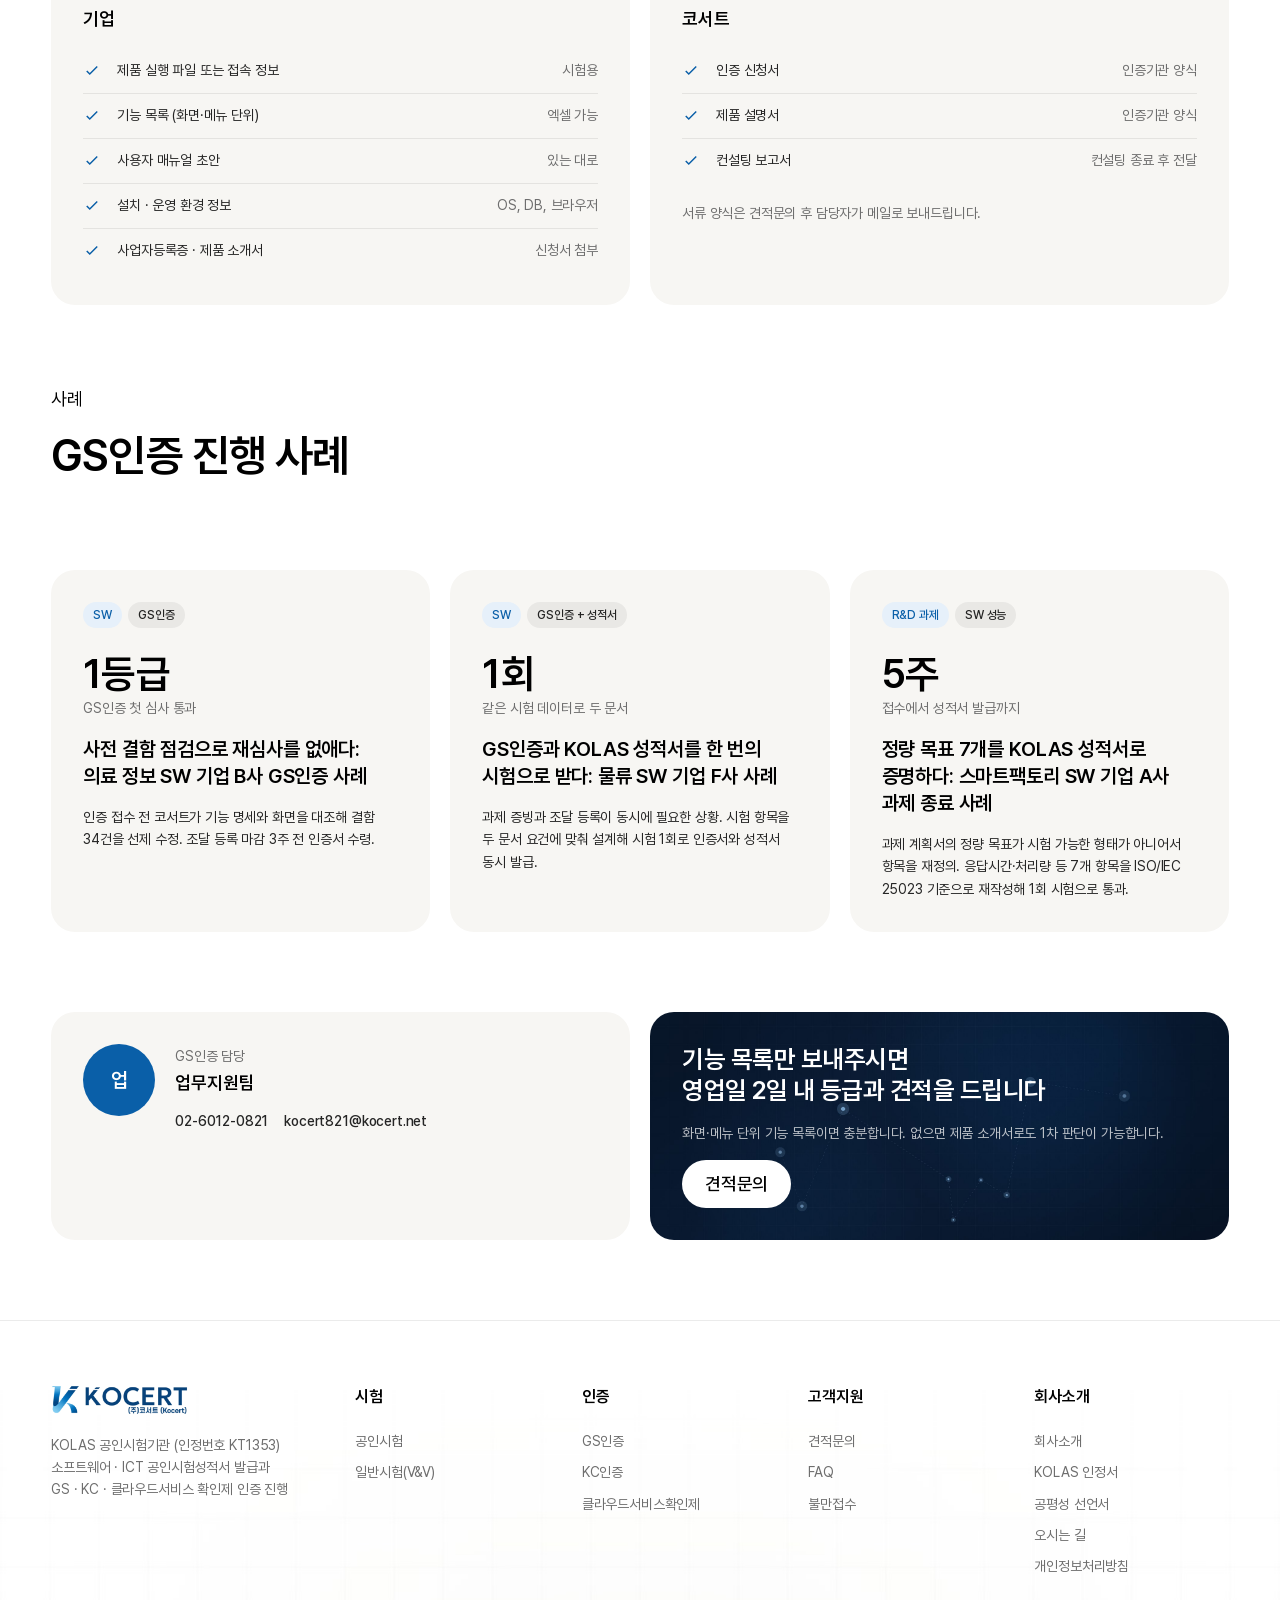
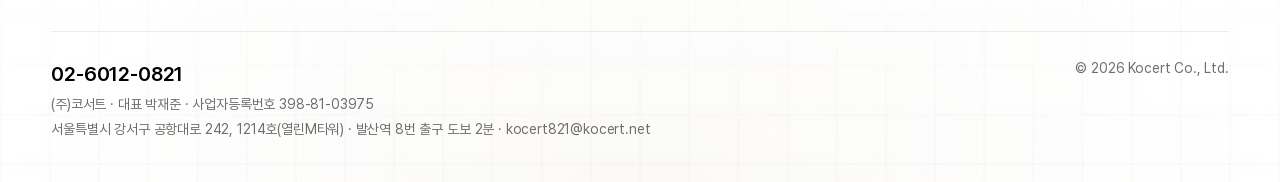
<file: gs.html>
<!doctype html>
<html lang="ko">
<head>
<meta charset="utf-8">
<meta name="viewport" content="width=device-width, initial-scale=1">
<title>GS인증 | 코서트</title>
<meta name="description" content="GS(Good Software)인증 취득 진행. 대상 판별, 사전 결함 점검, 인증기관 접수부터 인증서 수령까지 코서트가 함께합니다. 처리기간 신청일로부터 최소 30일.">
<link rel="stylesheet" href="styles.css?v=20261118b">
</head>
<body>

<header class="header">
  <div class="container header__inner">
    <a class="header__logo" href="index.html" aria-label="코서트 메인"><img src="media/brand/kocert-logo_465x102.png" alt="KOCERT (주)코서트" width="155" height="34"></a><div class="header__kolas"><img src="media/brand/kolas-ilac-marks_328x120.png" alt="ILAC-MRA · KOLAS" width="98" height="36"><span>KOLAS 공인시험기관<br>(KT1353)</span></div>
    <nav class="nav" aria-label="주 메뉴">
      <div class="nav__item has-sub"><a href="test-accredited.html" aria-haspopup="true">시험</a><div class="nav__sub"><a href="test-accredited.html">공인시험</a><a href="test-general.html">일반시험(V&amp;V)</a></div></div>
      <div class="nav__item has-sub"><a href="gs.html" aria-current="page" aria-haspopup="true">인증</a><div class="nav__sub"><a href="gs.html">GS인증</a><a href="kc.html">KC인증</a><a href="cloud.html">클라우드서비스확인제</a></div></div>
      <div class="nav__item has-sub"><a href="contact.html?type=quote" aria-haspopup="true">고객지원</a><div class="nav__sub"><a href="contact.html?type=quote">견적문의</a><a href="faq.html">FAQ</a><a href="contact.html?type=complaint">불만접수</a></div></div>
      <a href="company.html">회사소개</a>
      <a href="contact.html">상담문의</a>
    </nav>
    <div class="header__util">
      <a class="header__tel" href="tel:0260120821">02-6012-0821</a>
      <a class="btn btn--ink btn--sm" href="contact.html">견적문의</a>
      <button class="header__menu" aria-label="메뉴 열기"><span></span><span></span><span></span></button>
    </div>
  </div>
</header>

<main>

  <section class="page-hero page-hero--media" aria-labelledby="page-title">
    <img class="page-hero__media" src="media/photo/subhero-gs_1920x1080.jpg" alt="">
    <div class="container">
      <nav class="crumb" aria-label="현재 위치"><a href="index.html">메인</a><span><a href="gs.html">인증</a></span><span>GS인증</span></nav>
      <div class="page-hero__row">
        <div>
          <p class="eyebrow">인증</p>
          <h1 class="h1" id="page-title">GS인증,<br>첫 심사에서 끝내는 방법</h1>
          <div class="page-hero__actions">
            <a class="btn btn--ink" href="contact.html">GS인증 견적문의</a>
            <a class="btn btn--outline" href="#process">발급 프로세스 보기</a>
          </div>
        </div>
        <dl class="facts">
          <div><dt>대상</dt><dd>개발이 완료된 모든 소프트웨어 (패키지 · 임베디드 · 웹·모바일 서비스)</dd></div>
          <div><dt>목적</dt><dd>ISO 국제표준 기준으로 SW 품질을 수치화하여 인증 부여</dd></div>
          <div><dt>법적 근거</dt><dd>소프트웨어진흥법 시행령 제15조(소프트웨어 품질인증의 실시) · 소프트웨어 품질인증 운영에 관한 지침(과기정통부 고시)</dd></div>
          <div><dt>인증기관</dt><dd>KTL · TTA · KTR · KTC · 부산IT융합부품연구소</dd></div>
          <div><dt>처리기간</dt><dd>신청일로부터 최소 30일 이상</dd></div>
          <div><dt>유효기간</dt><dd>없음 (버전업 · 형상 변경 시 재인증 필요)</dd></div>
        </dl>
      </div>
    </div>
    <nav class="subnav" aria-label="페이지 내 이동">
      <div class="container subnav__inner">
        <a href="#uses">취득 이점</a>
        <a href="#compare">등급 비교</a>
        <a href="#process">발급 프로세스</a>
        <a href="#docs">준비 서류</a>
        <a href="#cases">사례</a>
        <a href="#contact">견적문의</a>
      </div>
    </nav>
  </section>

  <section class="section" id="uses" aria-labelledby="uses-title">
    <div class="container">
      <div class="section-head">
        <div>
          <h2 class="h2" id="uses-title">GS인증으로 얻는 여섯 가지</h2>
        </div>
        <div class="section-head__aside"><p class="lead">품질 개선, 마케팅, 제도적 혜택 세 측면입니다. 공공 납품이 목적이면 사실상 필수 조건입니다.</p></div>
      </div>
      <div class="uses__grid">
        <div class="use"><span class="use__no">01</span><strong>조달청 제3자 단가계약 · 나라장터 등록</strong><p>구매기관의 수의계약이 가능해져 공공기관 납품 경로가 열립니다.</p></div>
        <div class="use"><span class="use__no">02</span><strong>공공기관 우선구매 대상 지정</strong><p>GS인증 제품은 우선구매 대상 기술개발 제품으로 지정되며 구매자 면책·성능보험 제도의 대상이 됩니다.</p></div>
        <div class="use"><span class="use__no">03</span><strong>공공 정보화사업 우선 도입</strong><p>행정·공공 정보화사업 구축·운영 시 우선 도입 대상 제품으로 지정됩니다.</p></div>
        <div class="use"><span class="use__no">04</span><strong>SW 기술성 평가 우선 반영</strong><p>공공기관 상용 SW 구매 시 기술성 평가 항목에 제품 신뢰도 향상 항목으로 반영됩니다.</p></div>
        <div class="use"><span class="use__no">05</span><strong>제3자 인증으로 품질 개선</strong><p>단기간에 결함을 발견·개선해 비용과 시간을 절감하고, 인증 제품은 swit.or.kr에 게재됩니다.</p></div>
        <div class="use"><span class="use__no">06</span><strong>분리발주 · 하도급 가점</strong><p>분리발주 대상 SW 요건에 해당하고, SW사업 하도급계약 적정성 판단 시 가점(2점)이 부여됩니다.</p></div>
      </div>
    </div>
  </section>

  <section class="section" id="compare" aria-labelledby="compare-title" style="padding-top:0">
    <div class="container">
      <div class="section-head">
        <div>
          <p class="eyebrow">등급 비교</p>
          <h2 class="h2" id="compare-title">1등급과 2등급, 무엇이 다른가</h2>
        </div>
        <div class="section-head__aside"><p class="lead">공공 조달이 목적이면 1등급이 기본입니다. 코서트는 접수 전 점검으로 대부분의 제품을 1등급으로 진행합니다.</p></div>
      </div>
      <div class="compare">
        <table>
          <caption class="sr-only">1등급과 2등급, 무엇이 다른가</caption>
          <colgroup><col><col class="c-rec"><col></colgroup>
          <thead><tr><th scope="col">항목</th><th scope="col">1등급 <span class="is-rec">· 권장</span></th><th scope="col">2등급</th></tr></thead>
          <tbody>
            <tr><th scope="row">시험 범위</th><td>기능적합성 · 성능효율성 · 사용성 · 신뢰성 · 보안성 · 유지보수성 · 이식성 전 항목</td><td>기능적합성 중심, 일부 항목 축소</td></tr>
            <tr><th scope="row">결함 허용</th><td>치명·주요 결함 0건. 경미 결함도 수정 후 재확인</td><td>주요 결함 일부 허용</td></tr>
            <tr><th scope="row">공공 조달</th><td>종합쇼핑몰 등록 · 우선구매 대상</td><td>등록 가능하나 우선구매 제외</td></tr>
            <tr><th scope="row">코서트 사전 점검</th><td>기능 명세 대조 · 결함 예비 진단 · 매뉴얼 정비 · 시험 환경 구성</td><td>기능 명세 대조 · 매뉴얼 정비</td></tr>
            <tr><th scope="row">적합한 경우</th><td>공공 납품 · 우선구매 · 과제 증빙</td><td>민간 벤더 등록 · 출시 전 점검</td></tr>
          </tbody>
        </table>
      </div>
    </div>
  </section>

  <section class="section process section--bg section--bg-process" id="process" aria-labelledby="process-title" style="padding-top:0">
    <div class="container process__inner">
      <div class="process__text">
        <div>
          <p class="eyebrow">발급 프로세스</p>
          <h2 class="h2" id="process-title">접수 전에 결함을 잡습니다.<br>그래서 재시험이 없습니다.</h2>
        </div>
        <a class="btn btn--ink" href="contact.html">견적문의</a>
      </div>
      <ol class="steps">
        <li class="step step--brand"><span class="step__no">1</span><div class="step__body"><strong>견적 확인</strong><span class="caption">견적문의로 의뢰하시면 GS인증 대상·유형을 확인하고 견적을 안내합니다.</span><span class="tag">코서트</span></div></li>
        <li class="step"><span class="step__no">2</span><div class="step__body"><strong>계약 진행</strong><span class="caption">견적 확인 후 인증 진행 계약을 체결합니다.</span><span class="tag">의뢰자 · 코서트</span></div></li>
        <li class="step"><span class="step__no">3</span><div class="step__body"><strong>인증 접수</strong><span class="caption">인증기관에 인증을 접수합니다. 접수 서류는 코서트가 준비합니다.</span><span class="tag">코서트 · 인증기관</span></div></li>
        <li class="step"><span class="step__no">4</span><div class="step__body"><strong>필요 자료 제출</strong><span class="caption">인증기관이 요구하는 자료(제품 실행 파일 · 기능 목록 · 사용자 매뉴얼 · 설치 환경 정보)를 제출합니다. 양식 정리는 코서트가 합니다.</span><span class="tag">의뢰자 · 코서트</span></div></li>
        <li class="step"><span class="step__no">5</span><div class="step__body"><strong>인증 진행</strong><span class="caption">인증기관이 시험·심사를 진행합니다.</span><span class="tag">인증기관</span></div></li>
        <li class="step step--brand"><span class="step__no">6</span><div class="step__body"><strong>인증서 발급</strong><span class="caption">인증기관이 인증서를 발급합니다.</span><span class="tag">인증기관 · 코서트</span></div></li>
      </ol>
    </div>
  </section>

  <section class="section" id="docs" aria-labelledby="docs-title" style="padding-top:0">
    <div class="container">
      <div class="section-head">
        <div>
          <p class="eyebrow">준비 서류</p>
          <h2 class="h2" id="docs-title">기업이 준비할 것</h2>
        </div>
        <div class="section-head__aside"><p class="lead">서류 때문에 접수가 늦어지는 경우가 많습니다. 기업은 원본 자료만 주시면 나머지는 코서트가 인증기관 양식으로 정리합니다.</p></div>
      </div>
      <div class="docs__grid">
        <div class="doclist">
          <h3>기업</h3>
          <ul>
            <li><svg viewBox="0 0 24 24" fill="none" stroke="currentColor" stroke-width="2"><path d="M5 12l4 4 10-10"/></svg>제품 실행 파일 또는 접속 정보<span class="caption">시험용</span></li>
            <li><svg viewBox="0 0 24 24" fill="none" stroke="currentColor" stroke-width="2"><path d="M5 12l4 4 10-10"/></svg>기능 목록 (화면·메뉴 단위)<span class="caption">엑셀 가능</span></li>
            <li><svg viewBox="0 0 24 24" fill="none" stroke="currentColor" stroke-width="2"><path d="M5 12l4 4 10-10"/></svg>사용자 매뉴얼 초안<span class="caption">있는 대로</span></li>
            <li><svg viewBox="0 0 24 24" fill="none" stroke="currentColor" stroke-width="2"><path d="M5 12l4 4 10-10"/></svg>설치 · 운영 환경 정보<span class="caption">OS, DB, 브라우저</span></li>
            <li><svg viewBox="0 0 24 24" fill="none" stroke="currentColor" stroke-width="2"><path d="M5 12l4 4 10-10"/></svg>사업자등록증 · 제품 소개서<span class="caption">신청서 첨부</span></li>
          </ul>
        </div>
        <div class="doclist">
          <h3>코서트</h3>
          <ul>
            <li><svg viewBox="0 0 24 24" fill="none" stroke="currentColor" stroke-width="2"><path d="M5 12l4 4 10-10"/></svg>인증 신청서<span class="caption">인증기관 양식</span></li><li><svg viewBox="0 0 24 24" fill="none" stroke="currentColor" stroke-width="2"><path d="M5 12l4 4 10-10"/></svg>제품 설명서<span class="caption">인증기관 양식</span></li><li><svg viewBox="0 0 24 24" fill="none" stroke="currentColor" stroke-width="2"><path d="M5 12l4 4 10-10"/></svg>컨설팅 보고서<span class="caption">컨설팅 종료 후 전달</span></li>
          </ul>
          <p class="caption doclist__note">서류 양식은 견적문의 후 담당자가 메일로 보내드립니다.</p>
        </div>
      </div>
    </div>
  </section>

  <section class="section cases" id="cases" aria-labelledby="cases-title" style="padding-top:0">
    <div class="container">
      <div class="section-head">
        <div>
          <p class="eyebrow">사례</p>
          <h2 class="h2" id="cases-title">GS인증 진행 사례</h2>
        </div>
        <div class="section-head__aside"></div>
      </div>
      <div class="cases__grid">
        <article class="case">
          <div class="case__tags"><span class="tag tag--brand">SW</span><span class="tag">GS인증</span></div>
          <div class="case__result"><p class="num">1등급</p><p class="caption">GS인증 첫 심사 통과</p></div>
          <h3 class="case__title">사전 결함 점검으로 재심사를 없애다: 의료 정보 SW 기업 B사 GS인증 사례</h3>
          <p class="case__desc">인증 접수 전 코서트가 기능 명세와 화면을 대조해 결함 34건을 선제 수정. 조달 등록 마감 3주 전 인증서 수령.</p>
        </article>
        <article class="case">
          <div class="case__tags"><span class="tag tag--brand">SW</span><span class="tag">GS인증 + 성적서</span></div>
          <div class="case__result"><p class="num">1회</p><p class="caption">같은 시험 데이터로 두 문서</p></div>
          <h3 class="case__title">GS인증과 KOLAS 성적서를 한 번의 시험으로 받다: 물류 SW 기업 F사 사례</h3>
          <p class="case__desc">과제 증빙과 조달 등록이 동시에 필요한 상황. 시험 항목을 두 문서 요건에 맞춰 설계해 시험 1회로 인증서와 성적서 동시 발급.</p>
        </article>
        <article class="case">
          <div class="case__tags"><span class="tag tag--brand">R&amp;D 과제</span><span class="tag">SW 성능</span></div>
          <div class="case__result"><p class="num">5주</p><p class="caption">접수에서 성적서 발급까지</p></div>
          <h3 class="case__title">정량 목표 7개를 KOLAS 성적서로 증명하다: 스마트팩토리 SW 기업 A사 과제 종료 사례</h3>
          <p class="case__desc">과제 계획서의 정량 목표가 시험 가능한 형태가 아니어서 항목을 재정의. 응답시간·처리량 등 7개 항목을 ISO/IEC 25023 기준으로 재작성해 1회 시험으로 통과.</p>
        </article>
      </div>
    </div>
  </section>

  <section class="section" id="contact" aria-labelledby="contact-title" style="padding-top:0">
    <div class="container">
      <h2 class="sr-only" id="contact-title">견적문의</h2>
      <div class="consultant">
        <div class="consultant__card">
          <div class="consultant__avatar" aria-hidden="true">업</div>
          <div>
            <span class="caption">GS인증 담당</span>
            <strong>업무지원팀</strong>
            <div class="consultant__contact"><a href="tel:0260120821">02-6012-0821</a><a href="mailto:kocert821@kocert.net">kocert821@kocert.net</a></div>
          </div>
        </div>
        <div class="consultant__cta">
          <h3 class="h3">기능 목록만 보내주시면<br>영업일 2일 내 등급과 견적을 드립니다</h3>
          <p>화면·메뉴 단위 기능 목록이면 충분합니다. 없으면 제품 소개서로도 1차 판단이 가능합니다.</p>
          <a class="btn btn--light" href="contact.html">견적문의</a>
        </div>
      </div>
    </div>
  </section>

</main>

<footer class="footer">
  <div class="container">
    <div class="footer__grid">
      <div class="footer__brand">
        <img src="media/brand/kocert-logo_465x102.png" alt="KOCERT (주)코서트" width="155" height="34">
        <p class="caption">KOLAS 공인시험기관 (인정번호 KT1353)<br>소프트웨어 · ICT 공인시험성적서 발급과<br>GS · KC · 클라우드서비스 확인제 인증 진행</p>
      </div>
      <div class="footer__col"><strong>시험</strong><a href="test-accredited.html">공인시험</a><a href="test-general.html">일반시험(V&amp;V)</a></div>
      <div class="footer__col"><strong>인증</strong><a href="gs.html">GS인증</a><a href="kc.html">KC인증</a><a href="cloud.html">클라우드서비스확인제</a></div>
      <div class="footer__col"><strong>고객지원</strong><a href="contact.html">견적문의</a><a href="faq.html">FAQ</a><a href="contact.html?type=complaint">불만접수</a></div>
      <div class="footer__col"><strong>회사소개</strong><a href="company.html">회사소개</a><a href="company.html#cert">KOLAS 인정서</a><a href="company.html#impartiality">공평성 선언서</a><a href="company.html#map">오시는 길</a><a href="privacy.html">개인정보처리방침</a></div>
    </div>
    <div class="footer__bottom">
      <div>
        <p class="footer__tel">02-6012-0821</p>
        <p>(주)코서트 · 대표 박재준 · 사업자등록번호 398-81-03975<br>서울특별시 강서구 공항대로 242, 1214호(열린M타워) · 발산역 8번 출구 도보 2분 · kocert821@kocert.net</p>
      </div>
      <p>© 2026 Kocert Co., Ltd.</p>
    </div>
  </div>
</footer>

<script src="app.js?v=20261118b" defer></script>
</body>
</html>
</file>
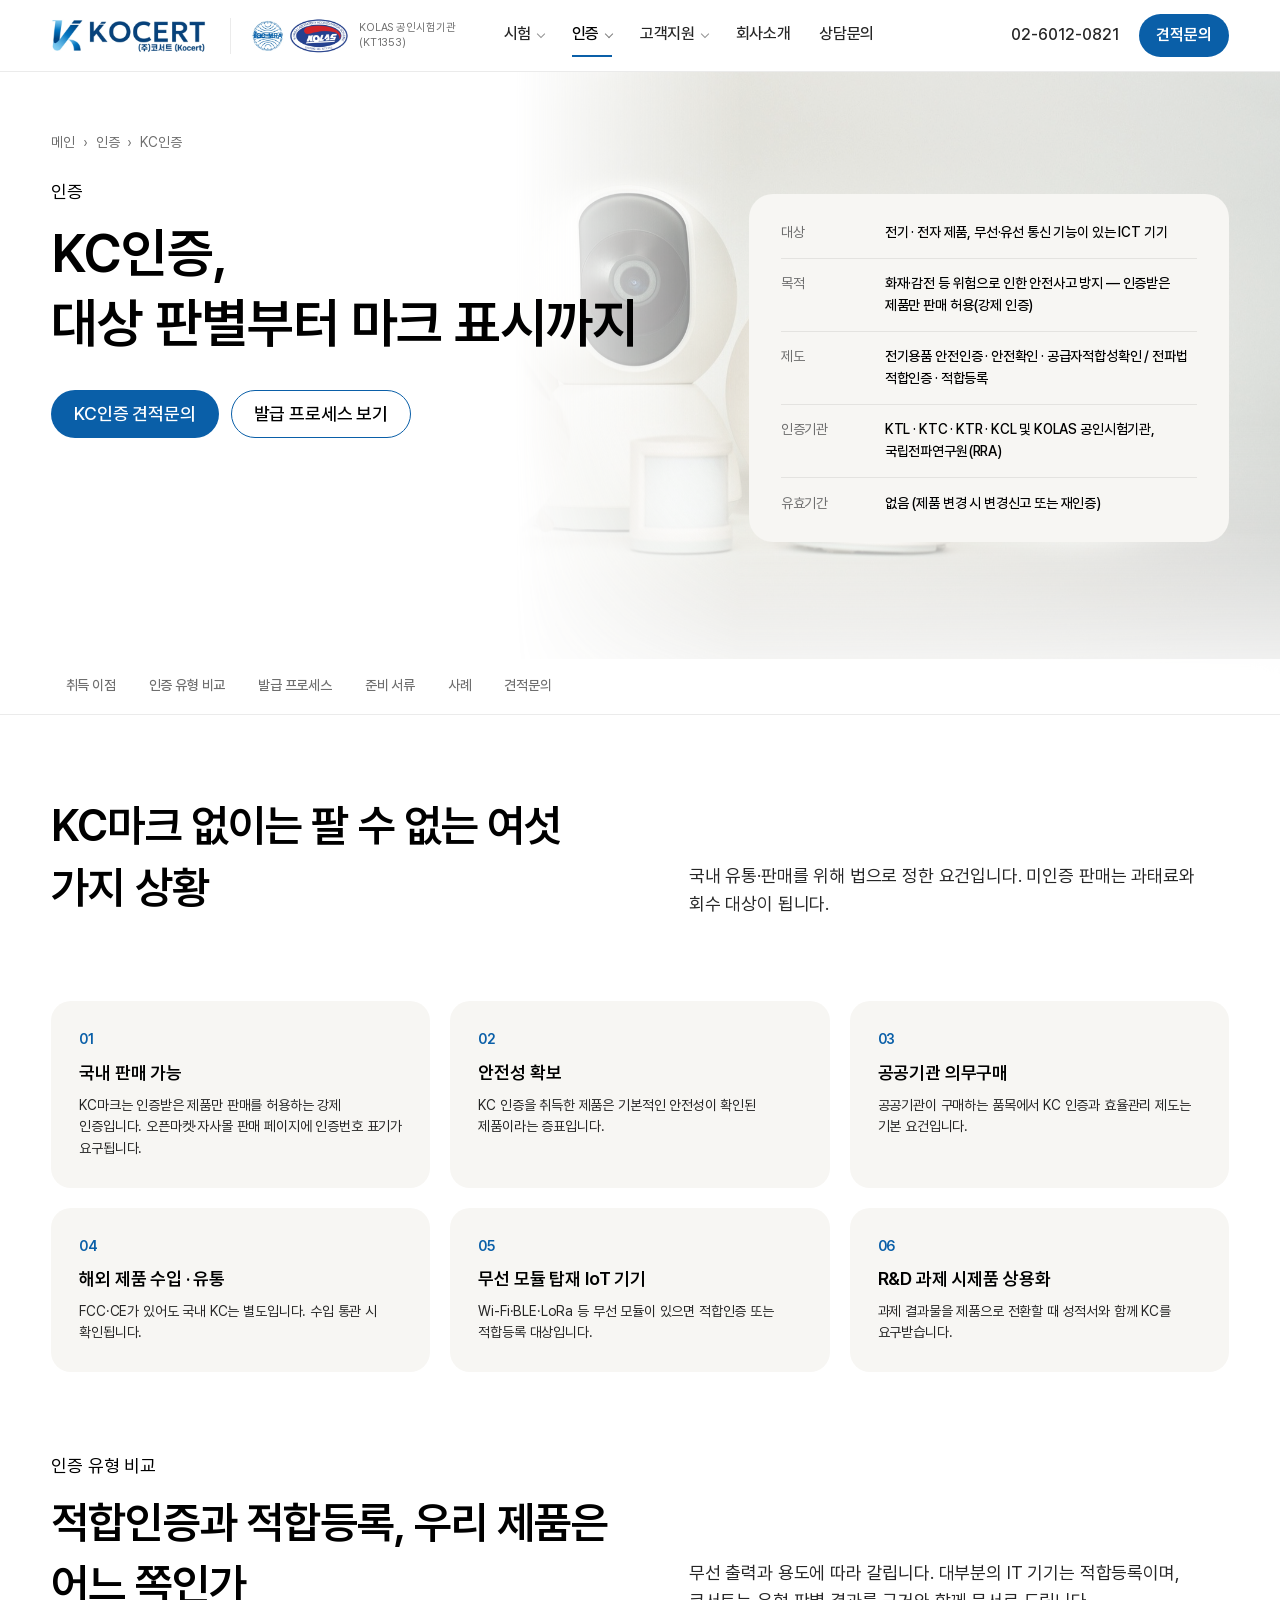
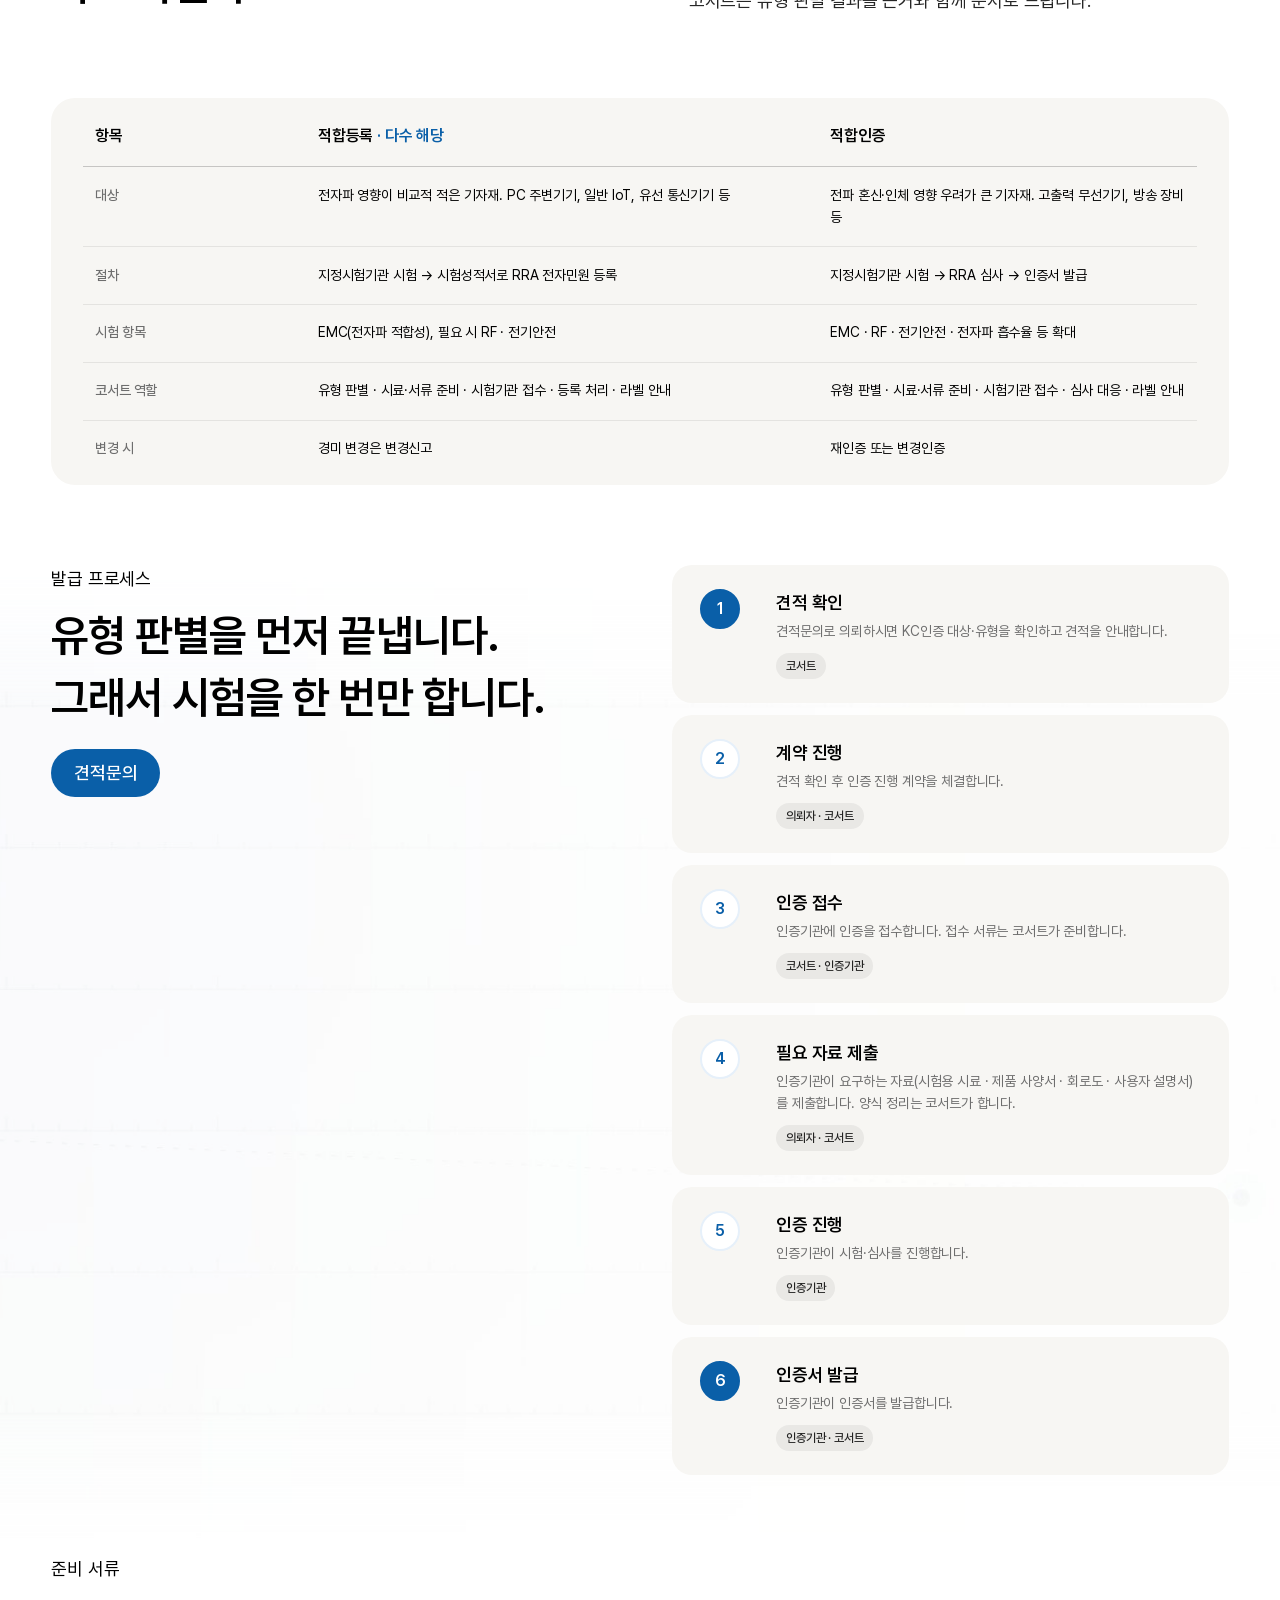
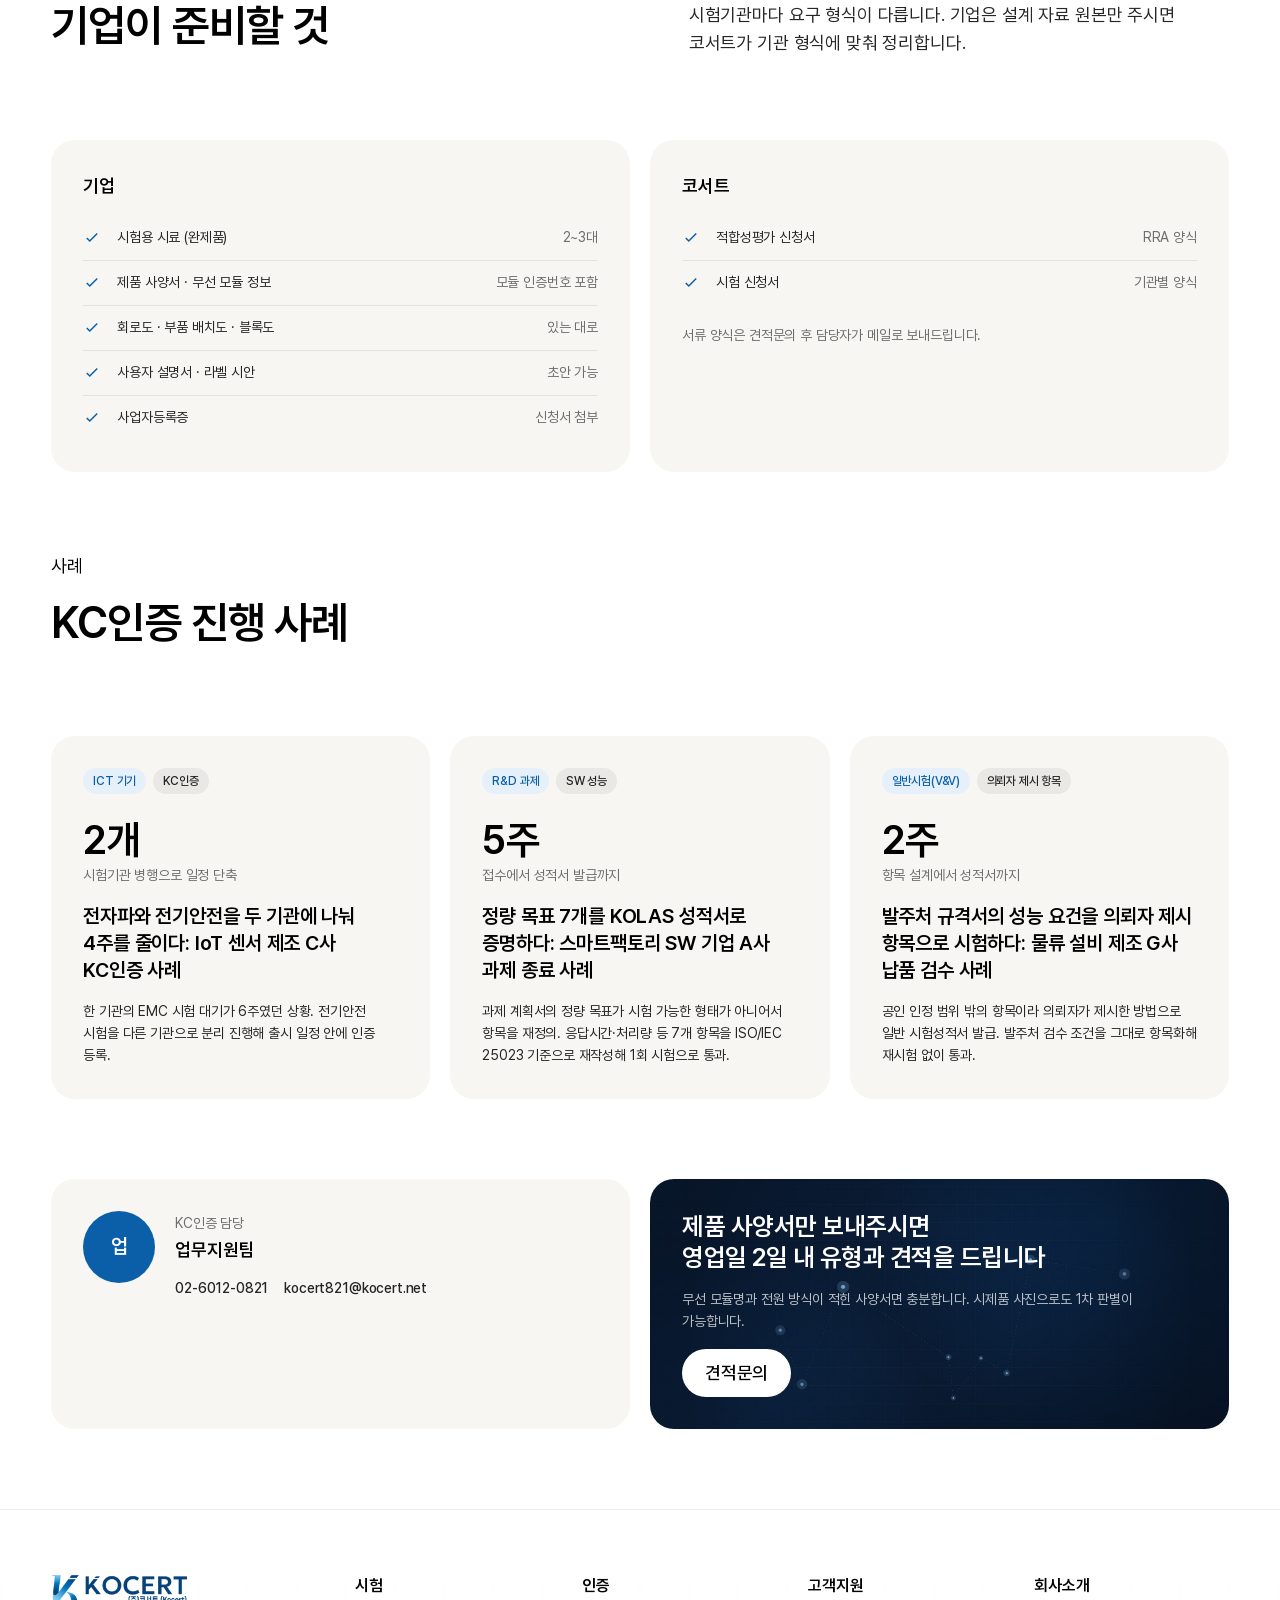
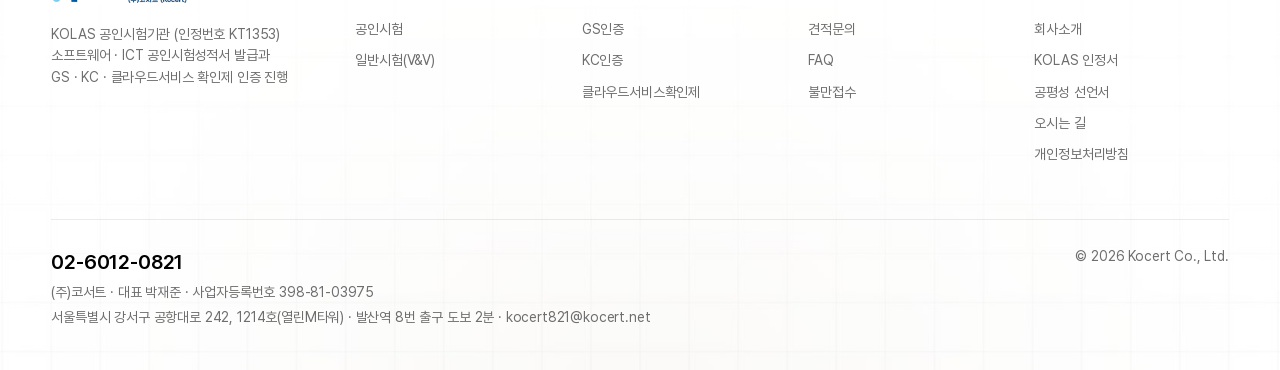
<file: kc.html>
<!doctype html>
<html lang="ko">
<head>
<meta charset="utf-8">
<meta name="viewport" content="width=device-width, initial-scale=1">
<title>KC인증 | 코서트</title>
<meta name="description" content="전기·전자 제품 KC인증(안전인증 · 적합성평가) 취득 진행. 대상·유형 판별, 시험기관 접수, 신청 처리까지.">
<link rel="stylesheet" href="styles.css?v=20261118b">
</head>
<body>

<header class="header">
  <div class="container header__inner">
    <a class="header__logo" href="index.html" aria-label="코서트 메인"><img src="media/brand/kocert-logo_465x102.png" alt="KOCERT (주)코서트" width="155" height="34"></a><div class="header__kolas"><img src="media/brand/kolas-ilac-marks_328x120.png" alt="ILAC-MRA · KOLAS" width="98" height="36"><span>KOLAS 공인시험기관<br>(KT1353)</span></div>
    <nav class="nav" aria-label="주 메뉴">
      <div class="nav__item has-sub"><a href="test-accredited.html" aria-haspopup="true">시험</a><div class="nav__sub"><a href="test-accredited.html">공인시험</a><a href="test-general.html">일반시험(V&amp;V)</a></div></div>
      <div class="nav__item has-sub"><a href="gs.html" aria-current="page" aria-haspopup="true">인증</a><div class="nav__sub"><a href="gs.html">GS인증</a><a href="kc.html">KC인증</a><a href="cloud.html">클라우드서비스확인제</a></div></div>
      <div class="nav__item has-sub"><a href="contact.html?type=quote" aria-haspopup="true">고객지원</a><div class="nav__sub"><a href="contact.html?type=quote">견적문의</a><a href="faq.html">FAQ</a><a href="contact.html?type=complaint">불만접수</a></div></div>
      <a href="company.html">회사소개</a>
      <a href="contact.html">상담문의</a>
    </nav>
    <div class="header__util">
      <a class="header__tel" href="tel:0260120821">02-6012-0821</a>
      <a class="btn btn--ink btn--sm" href="contact.html">견적문의</a>
      <button class="header__menu" aria-label="메뉴 열기"><span></span><span></span><span></span></button>
    </div>
  </div>
</header>

<main>

  <section class="page-hero page-hero--media" aria-labelledby="page-title">
    <img class="page-hero__media" src="media/photo/subhero-kc_1920x1080.jpg" alt="">
    <div class="container">
      <nav class="crumb" aria-label="현재 위치"><a href="index.html">메인</a><span><a href="gs.html">인증</a></span><span>KC인증</span></nav>
      <div class="page-hero__row">
        <div>
          <p class="eyebrow">인증</p>
          <h1 class="h1" id="page-title">KC인증,<br>대상 판별부터 마크 표시까지</h1>
          <div class="page-hero__actions">
            <a class="btn btn--ink" href="contact.html">KC인증 견적문의</a>
            <a class="btn btn--outline" href="#process">발급 프로세스 보기</a>
          </div>
        </div>
        <dl class="facts">
          <div><dt>대상</dt><dd>전기 · 전자 제품, 무선·유선 통신 기능이 있는 ICT 기기</dd></div>
          <div><dt>목적</dt><dd>화재·감전 등 위험으로 인한 안전사고 방지 — 인증받은 제품만 판매 허용(강제 인증)</dd></div>
          <div><dt>제도</dt><dd>전기용품 안전인증 · 안전확인 · 공급자적합성확인 / 전파법 적합인증 · 적합등록</dd></div>
          <div><dt>인증기관</dt><dd>KTL · KTC · KTR · KCL 및 KOLAS 공인시험기관, 국립전파연구원(RRA)</dd></div>
          <div><dt>유효기간</dt><dd>없음 (제품 변경 시 변경신고 또는 재인증)</dd></div>
        </dl>
      </div>
    </div>
    <nav class="subnav" aria-label="페이지 내 이동">
      <div class="container subnav__inner">
        <a href="#uses">취득 이점</a>
        <a href="#compare">인증 유형 비교</a>
        <a href="#process">발급 프로세스</a>
        <a href="#docs">준비 서류</a>
        <a href="#cases">사례</a>
        <a href="#contact">견적문의</a>
      </div>
    </nav>
  </section>

  <section class="section" id="uses" aria-labelledby="uses-title">
    <div class="container">
      <div class="section-head">
        <div>
          <h2 class="h2" id="uses-title">KC마크 없이는 팔 수 없는 여섯 가지 상황</h2>
        </div>
        <div class="section-head__aside"><p class="lead">국내 유통·판매를 위해 법으로 정한 요건입니다. 미인증 판매는 과태료와 회수 대상이 됩니다.</p></div>
      </div>
      <div class="uses__grid">
        <div class="use"><span class="use__no">01</span><strong>국내 판매 가능</strong><p>KC마크는 인증받은 제품만 판매를 허용하는 강제 인증입니다. 오픈마켓·자사몰 판매 페이지에 인증번호 표기가 요구됩니다.</p></div>
        <div class="use"><span class="use__no">02</span><strong>안전성 확보</strong><p>KC 인증을 취득한 제품은 기본적인 안전성이 확인된 제품이라는 증표입니다.</p></div>
        <div class="use"><span class="use__no">03</span><strong>공공기관 의무구매</strong><p>공공기관이 구매하는 품목에서 KC 인증과 효율관리 제도는 기본 요건입니다.</p></div>
        <div class="use"><span class="use__no">04</span><strong>해외 제품 수입 · 유통</strong><p>FCC·CE가 있어도 국내 KC는 별도입니다. 수입 통관 시 확인됩니다.</p></div>
        <div class="use"><span class="use__no">05</span><strong>무선 모듈 탑재 IoT 기기</strong><p>Wi-Fi·BLE·LoRa 등 무선 모듈이 있으면 적합인증 또는 적합등록 대상입니다.</p></div>
        <div class="use"><span class="use__no">06</span><strong>R&amp;D 과제 시제품 상용화</strong><p>과제 결과물을 제품으로 전환할 때 성적서와 함께 KC를 요구받습니다.</p></div>
      </div>
    </div>
  </section>

  <section class="section" id="compare" aria-labelledby="compare-title" style="padding-top:0">
    <div class="container">
      <div class="section-head">
        <div>
          <p class="eyebrow">인증 유형 비교</p>
          <h2 class="h2" id="compare-title">적합인증과 적합등록, 우리 제품은 어느 쪽인가</h2>
        </div>
        <div class="section-head__aside"><p class="lead">무선 출력과 용도에 따라 갈립니다. 대부분의 IT 기기는 적합등록이며, 코서트는 유형 판별 결과를 근거와 함께 문서로 드립니다.</p></div>
      </div>
      <div class="compare">
        <table>
          <caption class="sr-only">적합인증과 적합등록, 우리 제품은 어느 쪽인가</caption>
          <colgroup><col><col class="c-rec"><col></colgroup>
          <thead><tr><th scope="col">항목</th><th scope="col">적합등록 <span class="is-rec">· 다수 해당</span></th><th scope="col">적합인증</th></tr></thead>
          <tbody>
            <tr><th scope="row">대상</th><td>전자파 영향이 비교적 적은 기자재. PC 주변기기, 일반 IoT, 유선 통신기기 등</td><td>전파 혼신·인체 영향 우려가 큰 기자재. 고출력 무선기기, 방송 장비 등</td></tr>
            <tr><th scope="row">절차</th><td>지정시험기관 시험 → 시험성적서로 RRA 전자민원 등록</td><td>지정시험기관 시험 → RRA 심사 → 인증서 발급</td></tr>
            <tr><th scope="row">시험 항목</th><td>EMC(전자파 적합성), 필요 시 RF · 전기안전</td><td>EMC · RF · 전기안전 · 전자파 흡수율 등 확대</td></tr>
            <tr><th scope="row">코서트 역할</th><td>유형 판별 · 시료·서류 준비 · 시험기관 접수 · 등록 처리 · 라벨 안내</td><td>유형 판별 · 시료·서류 준비 · 시험기관 접수 · 심사 대응 · 라벨 안내</td></tr>
            <tr><th scope="row">변경 시</th><td>경미 변경은 변경신고</td><td>재인증 또는 변경인증</td></tr>
          </tbody>
        </table>
      </div>
    </div>
  </section>

  <section class="section process section--bg section--bg-process" id="process" aria-labelledby="process-title" style="padding-top:0">
    <div class="container process__inner">
      <div class="process__text">
        <div>
          <p class="eyebrow">발급 프로세스</p>
          <h2 class="h2" id="process-title">유형 판별을 먼저 끝냅니다.<br>그래서 시험을 한 번만 합니다.</h2>
        </div>
        <a class="btn btn--ink" href="contact.html">견적문의</a>
      </div>
      <ol class="steps">
        <li class="step step--brand"><span class="step__no">1</span><div class="step__body"><strong>견적 확인</strong><span class="caption">견적문의로 의뢰하시면 KC인증 대상·유형을 확인하고 견적을 안내합니다.</span><span class="tag">코서트</span></div></li>
        <li class="step"><span class="step__no">2</span><div class="step__body"><strong>계약 진행</strong><span class="caption">견적 확인 후 인증 진행 계약을 체결합니다.</span><span class="tag">의뢰자 · 코서트</span></div></li>
        <li class="step"><span class="step__no">3</span><div class="step__body"><strong>인증 접수</strong><span class="caption">인증기관에 인증을 접수합니다. 접수 서류는 코서트가 준비합니다.</span><span class="tag">코서트 · 인증기관</span></div></li>
        <li class="step"><span class="step__no">4</span><div class="step__body"><strong>필요 자료 제출</strong><span class="caption">인증기관이 요구하는 자료(시험용 시료 · 제품 사양서 · 회로도 · 사용자 설명서)를 제출합니다. 양식 정리는 코서트가 합니다.</span><span class="tag">의뢰자 · 코서트</span></div></li>
        <li class="step"><span class="step__no">5</span><div class="step__body"><strong>인증 진행</strong><span class="caption">인증기관이 시험·심사를 진행합니다.</span><span class="tag">인증기관</span></div></li>
        <li class="step step--brand"><span class="step__no">6</span><div class="step__body"><strong>인증서 발급</strong><span class="caption">인증기관이 인증서를 발급합니다.</span><span class="tag">인증기관 · 코서트</span></div></li>
      </ol>
    </div>
  </section>

  <section class="section" id="docs" aria-labelledby="docs-title" style="padding-top:0">
    <div class="container">
      <div class="section-head">
        <div>
          <p class="eyebrow">준비 서류</p>
          <h2 class="h2" id="docs-title">기업이 준비할 것</h2>
        </div>
        <div class="section-head__aside"><p class="lead">시험기관마다 요구 형식이 다릅니다. 기업은 설계 자료 원본만 주시면 코서트가 기관 형식에 맞춰 정리합니다.</p></div>
      </div>
      <div class="docs__grid">
        <div class="doclist">
          <h3>기업</h3>
          <ul>
            <li><svg viewBox="0 0 24 24" fill="none" stroke="currentColor" stroke-width="2"><path d="M5 12l4 4 10-10"/></svg>시험용 시료 (완제품)<span class="caption">2~3대</span></li>
            <li><svg viewBox="0 0 24 24" fill="none" stroke="currentColor" stroke-width="2"><path d="M5 12l4 4 10-10"/></svg>제품 사양서 · 무선 모듈 정보<span class="caption">모듈 인증번호 포함</span></li>
            <li><svg viewBox="0 0 24 24" fill="none" stroke="currentColor" stroke-width="2"><path d="M5 12l4 4 10-10"/></svg>회로도 · 부품 배치도 · 블록도<span class="caption">있는 대로</span></li>
            <li><svg viewBox="0 0 24 24" fill="none" stroke="currentColor" stroke-width="2"><path d="M5 12l4 4 10-10"/></svg>사용자 설명서 · 라벨 시안<span class="caption">초안 가능</span></li>
            <li><svg viewBox="0 0 24 24" fill="none" stroke="currentColor" stroke-width="2"><path d="M5 12l4 4 10-10"/></svg>사업자등록증<span class="caption">신청서 첨부</span></li>
          </ul>
        </div>
        <div class="doclist">
          <h3>코서트</h3>
          <ul>
            <li><svg viewBox="0 0 24 24" fill="none" stroke="currentColor" stroke-width="2"><path d="M5 12l4 4 10-10"/></svg>적합성평가 신청서<span class="caption">RRA 양식</span></li><li><svg viewBox="0 0 24 24" fill="none" stroke="currentColor" stroke-width="2"><path d="M5 12l4 4 10-10"/></svg>시험 신청서<span class="caption">기관별 양식</span></li>
          </ul>
          <p class="caption doclist__note">서류 양식은 견적문의 후 담당자가 메일로 보내드립니다.</p>
        </div>
      </div>
    </div>
  </section>

  <section class="section cases" id="cases" aria-labelledby="cases-title" style="padding-top:0">
    <div class="container">
      <div class="section-head">
        <div>
          <p class="eyebrow">사례</p>
          <h2 class="h2" id="cases-title">KC인증 진행 사례</h2>
        </div>
        <div class="section-head__aside"></div>
      </div>
      <div class="cases__grid">
        <article class="case">
          <div class="case__tags"><span class="tag tag--brand">ICT 기기</span><span class="tag">KC인증</span></div>
          <div class="case__result"><p class="num">2개</p><p class="caption">시험기관 병행으로 일정 단축</p></div>
          <h3 class="case__title">전자파와 전기안전을 두 기관에 나눠 4주를 줄이다: IoT 센서 제조 C사 KC인증 사례</h3>
          <p class="case__desc">한 기관의 EMC 시험 대기가 6주였던 상황. 전기안전 시험을 다른 기관으로 분리 진행해 출시 일정 안에 인증 등록.</p>
        </article>
        <article class="case">
          <div class="case__tags"><span class="tag tag--brand">R&amp;D 과제</span><span class="tag">SW 성능</span></div>
          <div class="case__result"><p class="num">5주</p><p class="caption">접수에서 성적서 발급까지</p></div>
          <h3 class="case__title">정량 목표 7개를 KOLAS 성적서로 증명하다: 스마트팩토리 SW 기업 A사 과제 종료 사례</h3>
          <p class="case__desc">과제 계획서의 정량 목표가 시험 가능한 형태가 아니어서 항목을 재정의. 응답시간·처리량 등 7개 항목을 ISO/IEC 25023 기준으로 재작성해 1회 시험으로 통과.</p>
        </article>
        <article class="case">
          <div class="case__tags"><span class="tag tag--brand">일반시험(V&amp;V)</span><span class="tag">의뢰자 제시 항목</span></div>
          <div class="case__result"><p class="num">2주</p><p class="caption">항목 설계에서 성적서까지</p></div>
          <h3 class="case__title">발주처 규격서의 성능 요건을 의뢰자 제시 항목으로 시험하다: 물류 설비 제조 G사 납품 검수 사례</h3>
          <p class="case__desc">공인 인정 범위 밖의 항목이라 의뢰자가 제시한 방법으로 일반 시험성적서 발급. 발주처 검수 조건을 그대로 항목화해 재시험 없이 통과.</p>
        </article>
      </div>
    </div>
  </section>

  <section class="section" id="contact" aria-labelledby="contact-title" style="padding-top:0">
    <div class="container">
      <h2 class="sr-only" id="contact-title">견적문의</h2>
      <div class="consultant">
        <div class="consultant__card">
          <div class="consultant__avatar" aria-hidden="true">업</div>
          <div>
            <span class="caption">KC인증 담당</span>
            <strong>업무지원팀</strong>
            <div class="consultant__contact"><a href="tel:0260120821">02-6012-0821</a><a href="mailto:kocert821@kocert.net">kocert821@kocert.net</a></div>
          </div>
        </div>
        <div class="consultant__cta">
          <h3 class="h3">제품 사양서만 보내주시면<br>영업일 2일 내 유형과 견적을 드립니다</h3>
          <p>무선 모듈명과 전원 방식이 적힌 사양서면 충분합니다. 시제품 사진으로도 1차 판별이 가능합니다.</p>
          <a class="btn btn--light" href="contact.html">견적문의</a>
        </div>
      </div>
    </div>
  </section>

</main>

<footer class="footer">
  <div class="container">
    <div class="footer__grid">
      <div class="footer__brand">
        <img src="media/brand/kocert-logo_465x102.png" alt="KOCERT (주)코서트" width="155" height="34">
        <p class="caption">KOLAS 공인시험기관 (인정번호 KT1353)<br>소프트웨어 · ICT 공인시험성적서 발급과<br>GS · KC · 클라우드서비스 확인제 인증 진행</p>
      </div>
      <div class="footer__col"><strong>시험</strong><a href="test-accredited.html">공인시험</a><a href="test-general.html">일반시험(V&amp;V)</a></div>
      <div class="footer__col"><strong>인증</strong><a href="gs.html">GS인증</a><a href="kc.html">KC인증</a><a href="cloud.html">클라우드서비스확인제</a></div>
      <div class="footer__col"><strong>고객지원</strong><a href="contact.html">견적문의</a><a href="faq.html">FAQ</a><a href="contact.html?type=complaint">불만접수</a></div>
      <div class="footer__col"><strong>회사소개</strong><a href="company.html">회사소개</a><a href="company.html#cert">KOLAS 인정서</a><a href="company.html#impartiality">공평성 선언서</a><a href="company.html#map">오시는 길</a><a href="privacy.html">개인정보처리방침</a></div>
    </div>
    <div class="footer__bottom">
      <div>
        <p class="footer__tel">02-6012-0821</p>
        <p>(주)코서트 · 대표 박재준 · 사업자등록번호 398-81-03975<br>서울특별시 강서구 공항대로 242, 1214호(열린M타워) · 발산역 8번 출구 도보 2분 · kocert821@kocert.net</p>
      </div>
      <p>© 2026 Kocert Co., Ltd.</p>
    </div>
  </div>
</footer>

<script src="app.js?v=20261118b" defer></script>
</body>
</html>
</file>
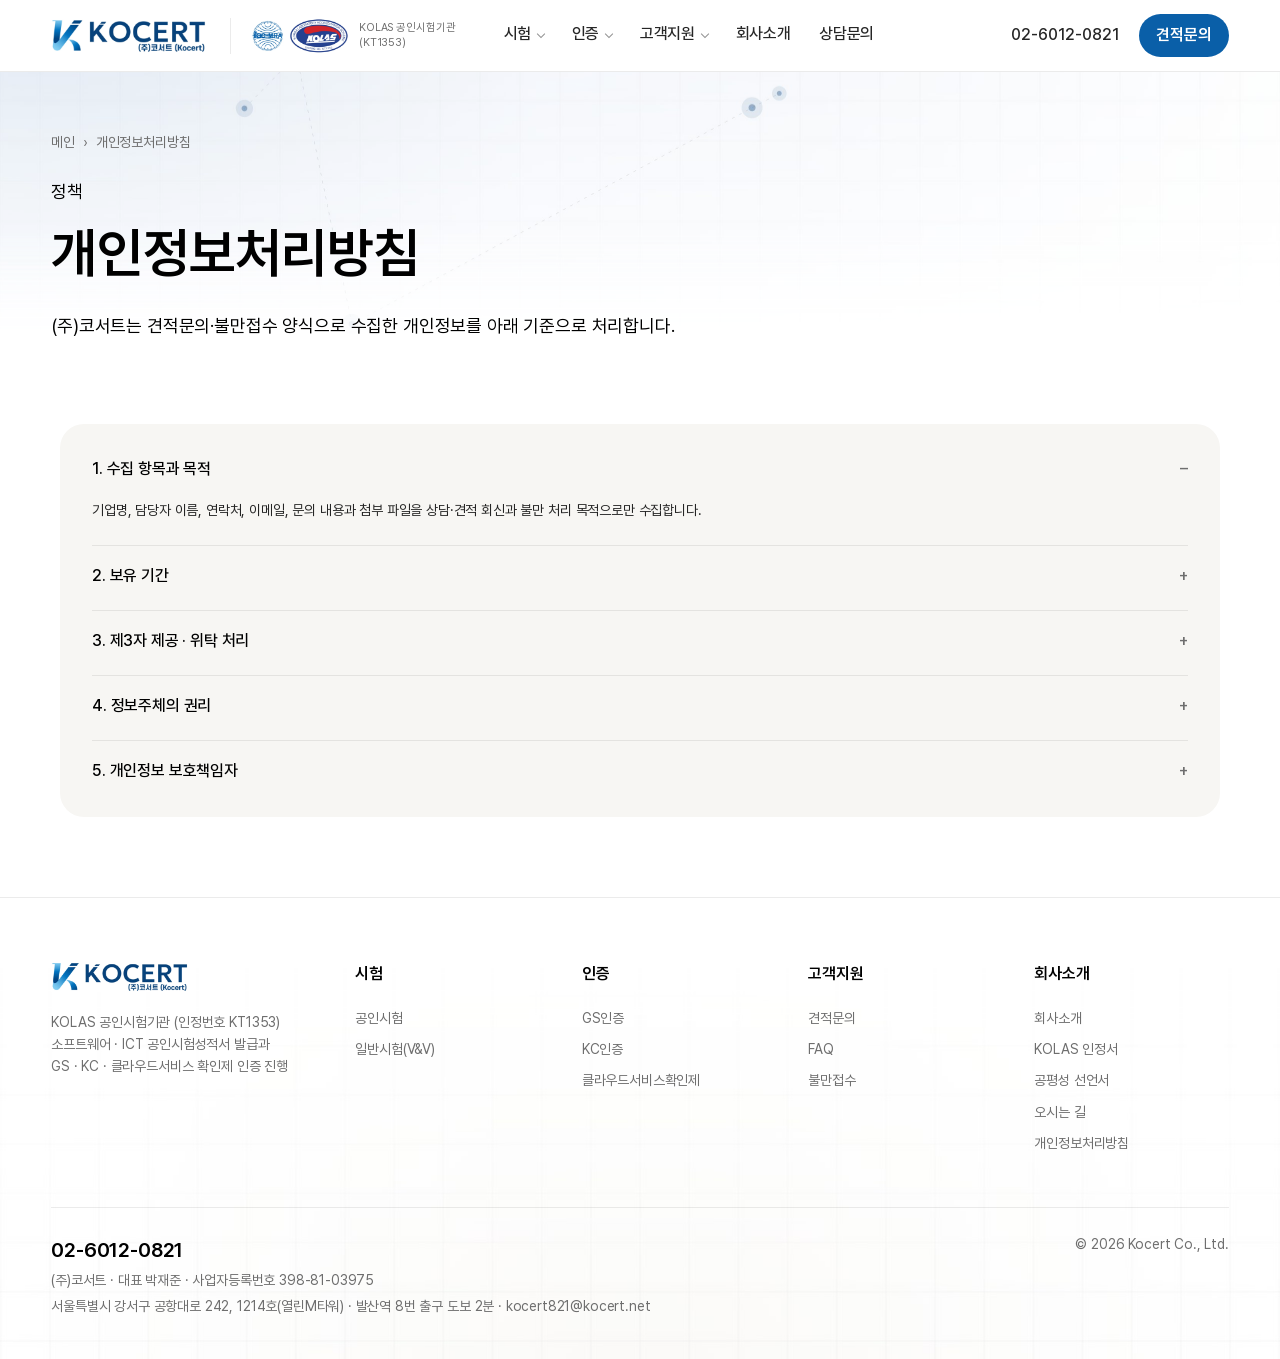
<file: privacy.html>
<!doctype html>
<html lang="ko">
<head>
<meta charset="utf-8">
<meta name="viewport" content="width=device-width, initial-scale=1">
<title>개인정보처리방침 | 코서트</title>
<meta name="description" content="(주)코서트 개인정보처리방침">
<link rel="stylesheet" href="styles.css?v=20261118b">
</head>
<body>

<header class="header">
  <div class="container header__inner">
    <a class="header__logo" href="index.html" aria-label="코서트 메인"><img src="media/brand/kocert-logo_465x102.png" alt="KOCERT (주)코서트" width="155" height="34"></a><div class="header__kolas"><img src="media/brand/kolas-ilac-marks_328x120.png" alt="ILAC-MRA · KOLAS" width="98" height="36"><span>KOLAS 공인시험기관<br>(KT1353)</span></div>
    <nav class="nav" aria-label="주 메뉴">
      <div class="nav__item has-sub"><a href="test-accredited.html" aria-haspopup="true">시험</a><div class="nav__sub"><a href="test-accredited.html">공인시험</a><a href="test-general.html">일반시험(V&amp;V)</a></div></div>
      <div class="nav__item has-sub"><a href="gs.html" aria-haspopup="true">인증</a><div class="nav__sub"><a href="gs.html">GS인증</a><a href="kc.html">KC인증</a><a href="cloud.html">클라우드서비스확인제</a></div></div>
      <div class="nav__item has-sub"><a href="contact.html?type=quote" aria-haspopup="true">고객지원</a><div class="nav__sub"><a href="contact.html?type=quote">견적문의</a><a href="faq.html">FAQ</a><a href="contact.html?type=complaint">불만접수</a></div></div>
      <a href="company.html">회사소개</a>
      <a href="contact.html">상담문의</a>
    </nav>
    <div class="header__util">
      <a class="header__tel" href="tel:0260120821">02-6012-0821</a>
      <a class="btn btn--ink btn--sm" href="contact.html">견적문의</a>
      <button class="header__menu" aria-label="메뉴 열기"><span></span><span></span><span></span></button>
    </div>
  </div>
</header>

<main>

  <section class="page-hero" aria-labelledby="page-title">
    <div class="container">
      <nav class="crumb" aria-label="현재 위치"><a href="index.html">메인</a><span>개인정보처리방침</span></nav>
      <div class="page-hero__row"><div><p class="eyebrow">정책</p><h1 class="h1" id="page-title">개인정보처리방침</h1><p class="lead" style="margin-top:1.5rem">(주)코서트는 견적문의·불만접수 양식으로 수집한 개인정보를 아래 기준으로 처리합니다.</p></div></div>
    </div>
  </section>
  <section class="section" aria-labelledby="pv-title">
    <div class="container--narrow">
      <h2 class="sr-only" id="pv-title">본문</h2>
      <div class="faq faq--wide">
        <details open><summary>1. 수집 항목과 목적</summary><p>기업명, 담당자 이름, 연락처, 이메일, 문의 내용과 첨부 파일을 상담·견적 회신과 불만 처리 목적으로만 수집합니다.</p></details>
        <details><summary>2. 보유 기간</summary><p>상담 종료 후 1년간 보관한 뒤 파기합니다. 계약으로 이어진 경우 관련 법령이 정한 기간 동안 보관합니다.</p></details>
        <details><summary>3. 제3자 제공 · 위탁 처리</summary><p>법령에 따른 경우를 제외하고 제3자에게 제공하지 않습니다. 시험·인증 진행에 필요한 범위에서 인증기관에 제출하는 자료는 의뢰자 동의 후 전달합니다.</p></details>
        <details><summary>4. 정보주체의 권리</summary><p>열람·정정·삭제·처리정지를 요청할 수 있으며 kocert821@kocert.net 또는 02-6012-0821로 연락하시면 처리합니다.</p></details>
        <details><summary>5. 개인정보 보호책임자</summary><p>대표 박재준 · 02-6012-0821 · kocert821@kocert.net</p></details>
      </div>
    </div>
  </section>

</main>

<footer class="footer">
  <div class="container">
    <div class="footer__grid">
      <div class="footer__brand">
        <img src="media/brand/kocert-logo_465x102.png" alt="KOCERT (주)코서트" width="155" height="34">
        <p class="caption">KOLAS 공인시험기관 (인정번호 KT1353)<br>소프트웨어 · ICT 공인시험성적서 발급과<br>GS · KC · 클라우드서비스 확인제 인증 진행</p>
      </div>
      <div class="footer__col"><strong>시험</strong><a href="test-accredited.html">공인시험</a><a href="test-general.html">일반시험(V&amp;V)</a></div>
      <div class="footer__col"><strong>인증</strong><a href="gs.html">GS인증</a><a href="kc.html">KC인증</a><a href="cloud.html">클라우드서비스확인제</a></div>
      <div class="footer__col"><strong>고객지원</strong><a href="contact.html">견적문의</a><a href="faq.html">FAQ</a><a href="contact.html?type=complaint">불만접수</a></div>
      <div class="footer__col"><strong>회사소개</strong><a href="company.html">회사소개</a><a href="company.html#cert">KOLAS 인정서</a><a href="company.html#impartiality">공평성 선언서</a><a href="company.html#map">오시는 길</a><a href="privacy.html">개인정보처리방침</a></div>
    </div>
    <div class="footer__bottom">
      <div>
        <p class="footer__tel">02-6012-0821</p>
        <p>(주)코서트 · 대표 박재준 · 사업자등록번호 398-81-03975<br>서울특별시 강서구 공항대로 242, 1214호(열린M타워) · 발산역 8번 출구 도보 2분 · kocert821@kocert.net</p>
      </div>
      <p>© 2026 Kocert Co., Ltd.</p>
    </div>
  </div>
</footer>

<script src="app.js?v=20261118b" defer></script>
</body>
</html>
</file>
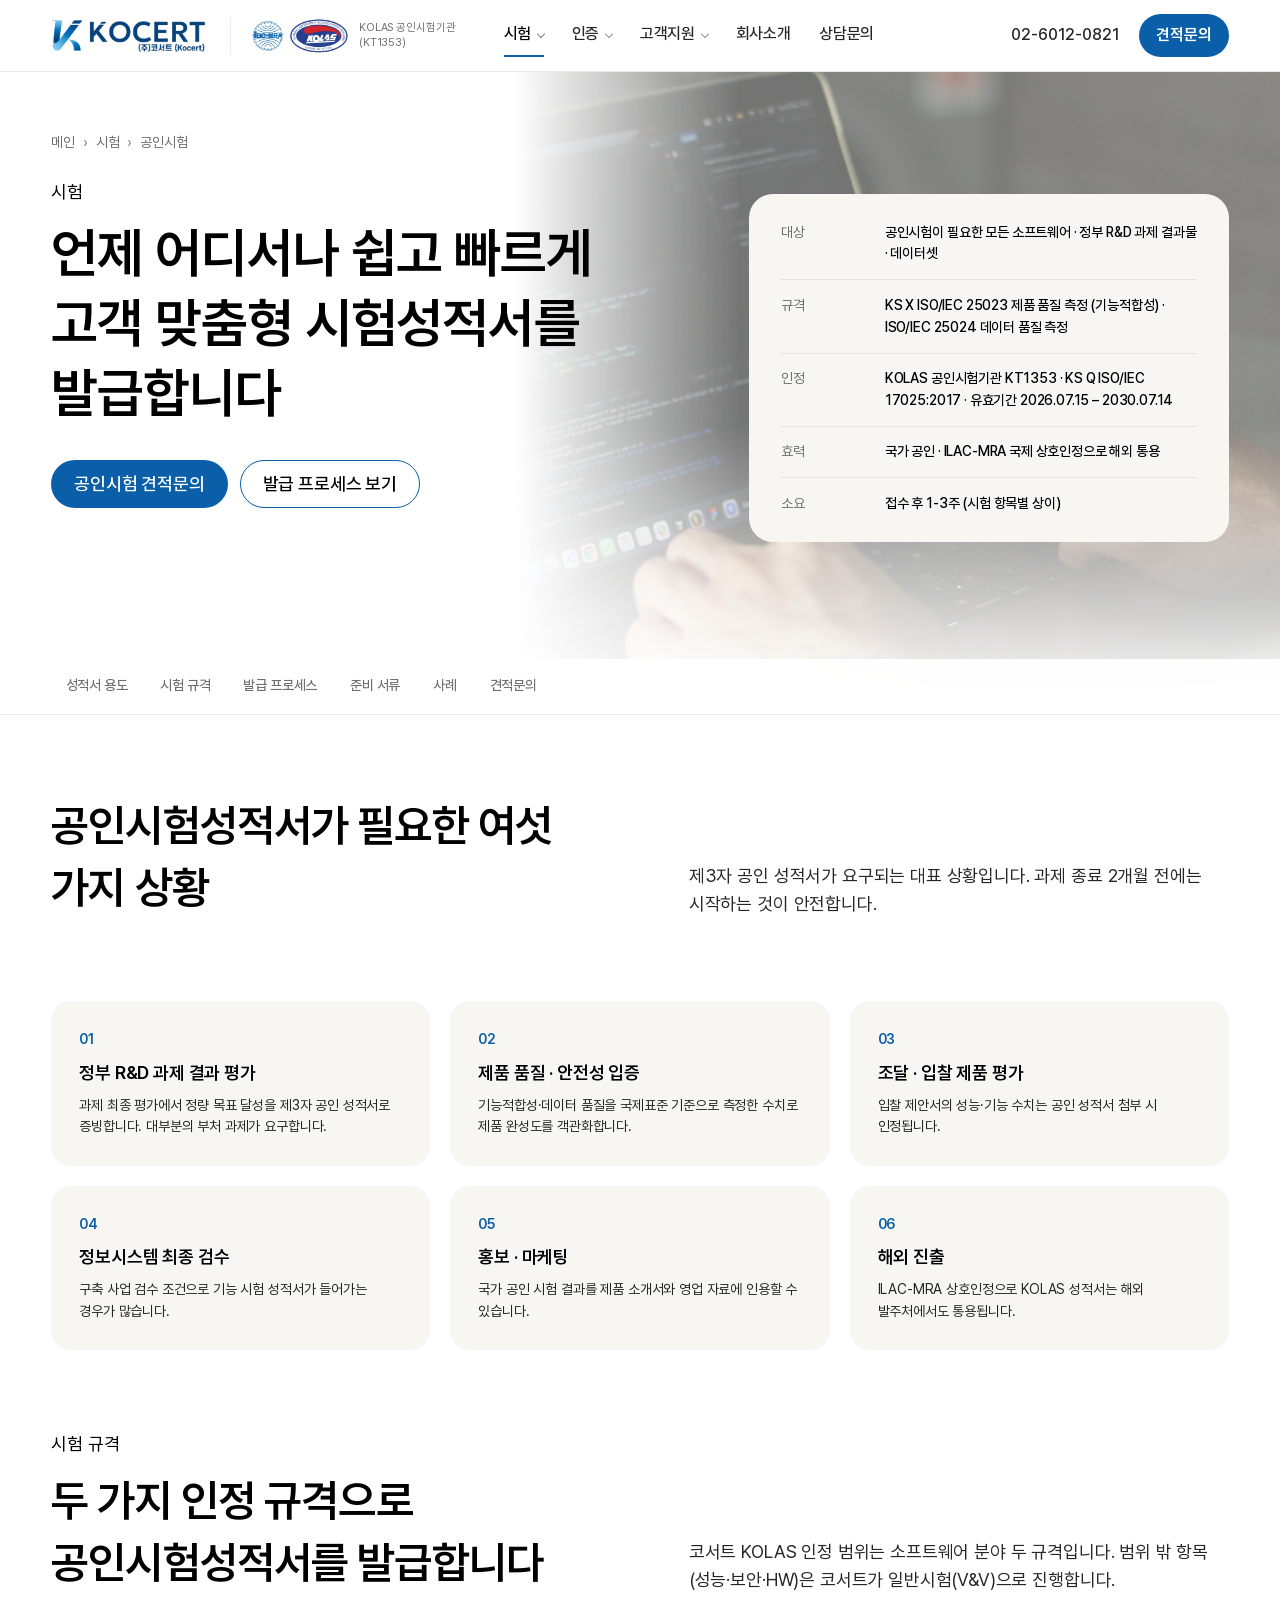
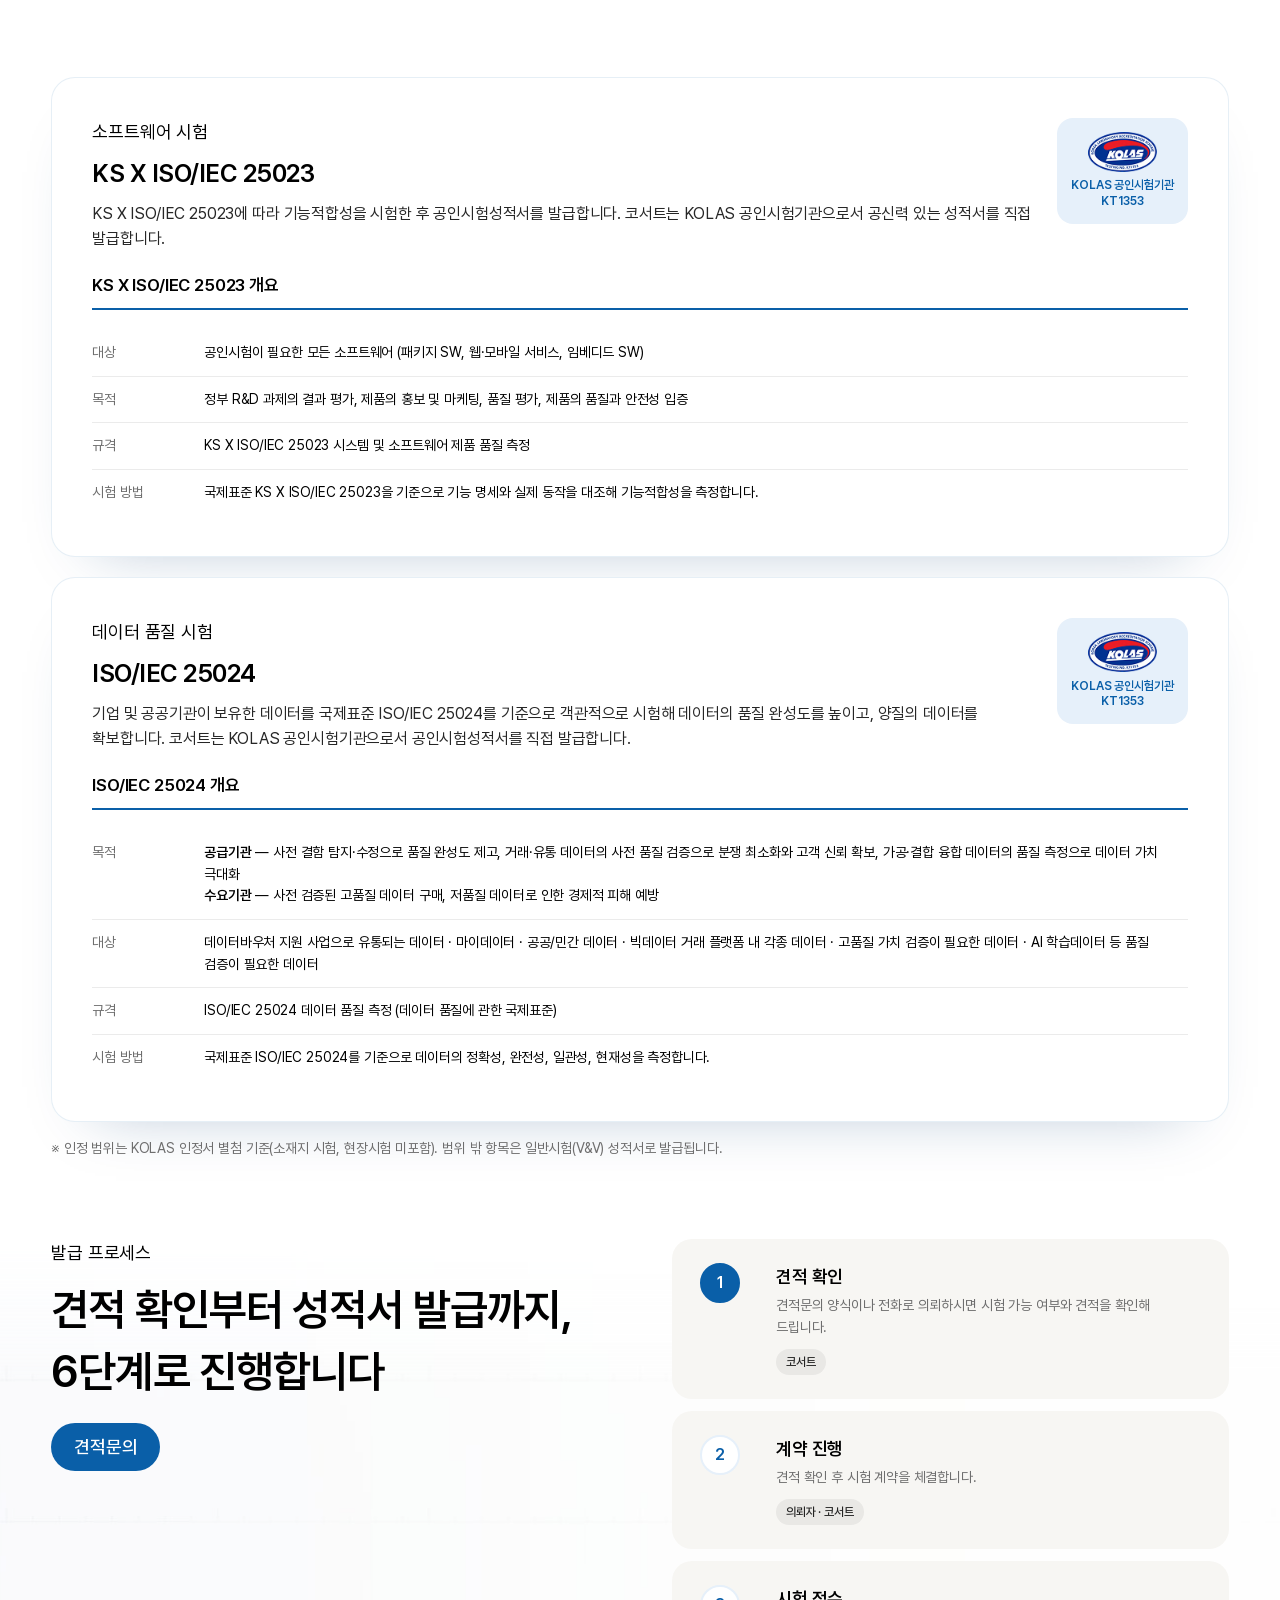
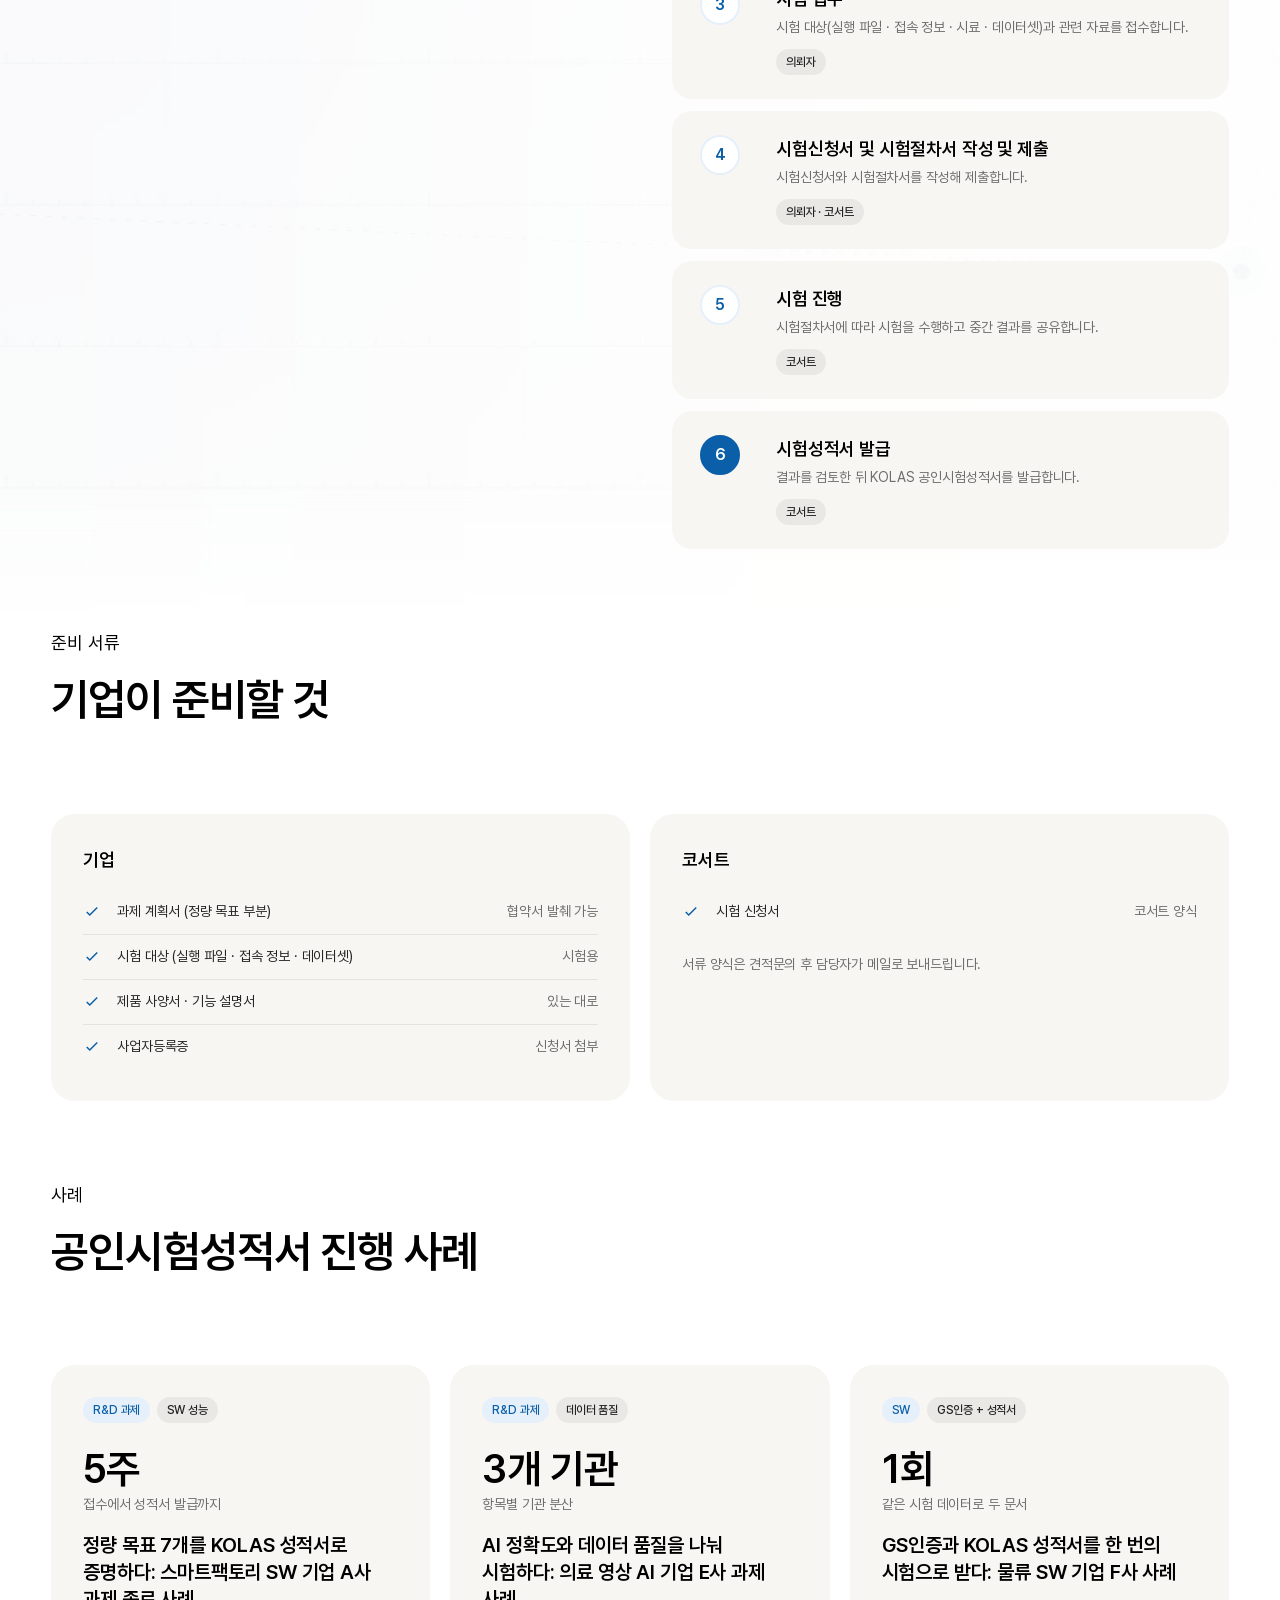
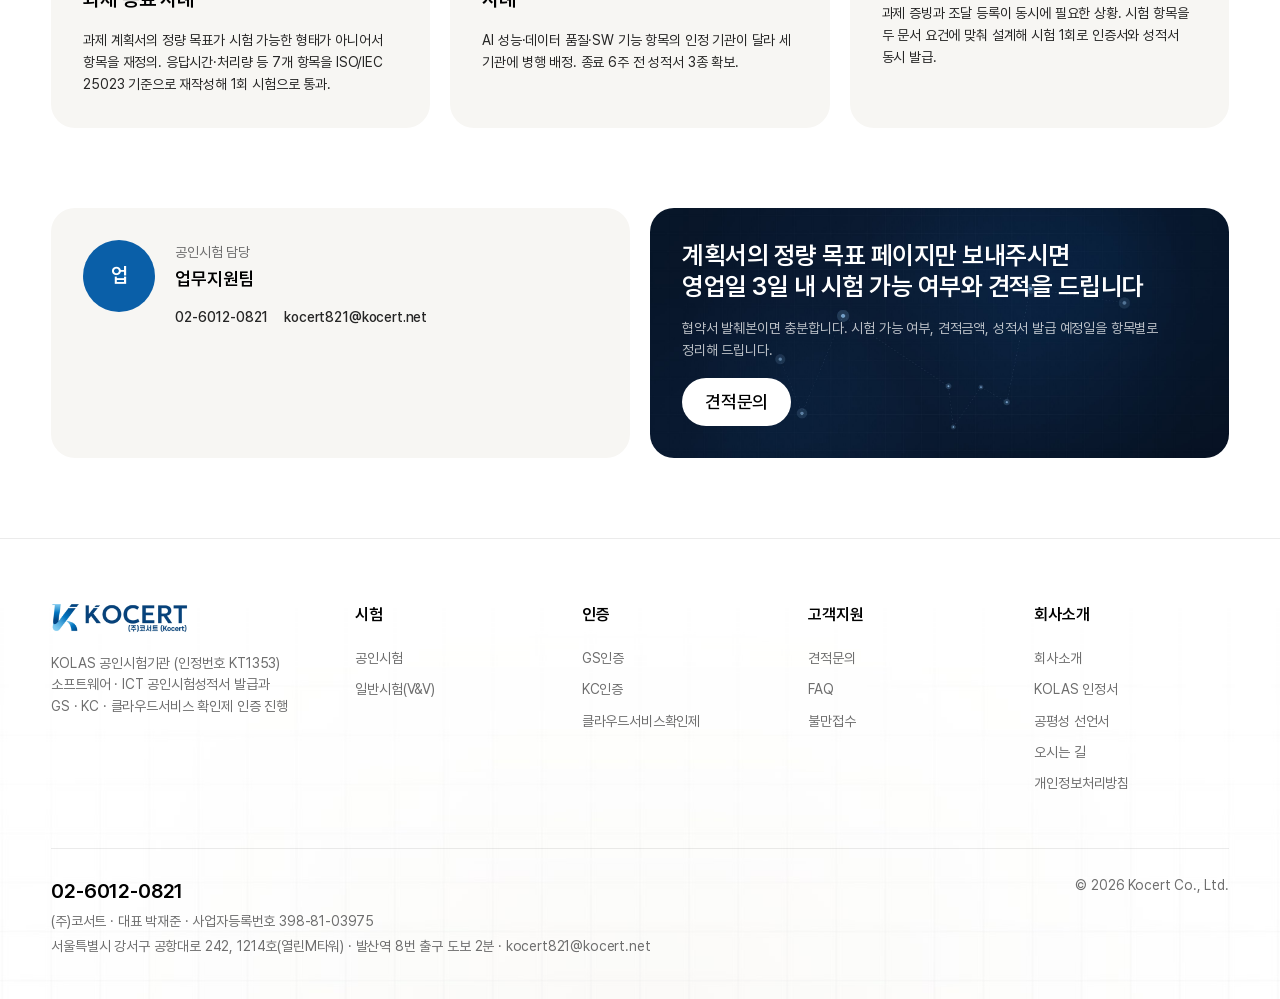
<file: test-accredited.html>
<!doctype html>
<html lang="ko">
<head>
<meta charset="utf-8">
<meta name="viewport" content="width=device-width, initial-scale=1">
<title>공인시험 · KOLAS 공인시험성적서 | 코서트</title>
<meta name="description" content="(주)코서트는 KOLAS 공인시험기관(KT1353)입니다. KS X ISO/IEC 25023 기능적합성, ISO/IEC 25024 데이터 품질 공인시험성적서를 직접 발급하고, 그 밖의 항목은 코서트가 일반시험(V&amp;V)으로 진행합니다.">
<link rel="stylesheet" href="styles.css?v=20261118b">
</head>
<body>

<header class="header">
  <div class="container header__inner">
    <a class="header__logo" href="index.html" aria-label="코서트 메인"><img src="media/brand/kocert-logo_465x102.png" alt="KOCERT (주)코서트" width="155" height="34"></a><div class="header__kolas"><img src="media/brand/kolas-ilac-marks_328x120.png" alt="ILAC-MRA · KOLAS" width="98" height="36"><span>KOLAS 공인시험기관<br>(KT1353)</span></div>
    <nav class="nav" aria-label="주 메뉴">
      <div class="nav__item has-sub"><a href="test-accredited.html" aria-current="page" aria-haspopup="true">시험</a><div class="nav__sub"><a href="test-accredited.html">공인시험</a><a href="test-general.html">일반시험(V&amp;V)</a></div></div>
      <div class="nav__item has-sub"><a href="gs.html" aria-haspopup="true">인증</a><div class="nav__sub"><a href="gs.html">GS인증</a><a href="kc.html">KC인증</a><a href="cloud.html">클라우드서비스확인제</a></div></div>
      <div class="nav__item has-sub"><a href="contact.html?type=quote" aria-haspopup="true">고객지원</a><div class="nav__sub"><a href="contact.html?type=quote">견적문의</a><a href="faq.html">FAQ</a><a href="contact.html?type=complaint">불만접수</a></div></div>
      <a href="company.html">회사소개</a>
      <a href="contact.html">상담문의</a>
    </nav>
    <div class="header__util">
      <a class="header__tel" href="tel:0260120821">02-6012-0821</a>
      <a class="btn btn--ink btn--sm" href="contact.html">견적문의</a>
      <button class="header__menu" aria-label="메뉴 열기"><span></span><span></span><span></span></button>
    </div>
  </div>
</header>

<main>

  <section class="page-hero page-hero--media" aria-labelledby="page-title">
    <img class="page-hero__media" src="media/photo/subhero-test_1920x1080.jpg" alt="">
    <div class="container">
      <nav class="crumb" aria-label="현재 위치"><a href="index.html">메인</a><span><a href="test-accredited.html">시험</a></span><span>공인시험</span></nav>
      <div class="page-hero__row">
        <div>
          <p class="eyebrow">시험</p>
          <h1 class="h1" id="page-title">언제 어디서나 쉽고 빠르게<br>고객 맞춤형 시험성적서를 발급합니다</h1>
          <div class="page-hero__actions">
            <a class="btn btn--ink" href="contact.html">공인시험 견적문의</a>
            <a class="btn btn--outline" href="#process">발급 프로세스 보기</a>
          </div>
        </div>
        <dl class="facts">
          <div><dt>대상</dt><dd>공인시험이 필요한 모든 소프트웨어 · 정부 R&amp;D 과제 결과물 · 데이터셋</dd></div>
          <div><dt>규격</dt><dd>KS X ISO/IEC 25023 제품 품질 측정 (기능적합성) · ISO/IEC 25024 데이터 품질 측정</dd></div>
          <div><dt>인정</dt><dd>KOLAS 공인시험기관 KT1353 · KS Q ISO/IEC 17025:2017 · 유효기간 2026.07.15 – 2030.07.14</dd></div>
          <div><dt>효력</dt><dd>국가 공인 · ILAC-MRA 국제 상호인정으로 해외 통용</dd></div>
          <div><dt>소요</dt><dd>접수 후 1-3주 (시험 항목별 상이)</dd></div>
        </dl>
      </div>
    </div>
    <nav class="subnav" aria-label="페이지 내 이동">
      <div class="container subnav__inner">
        <a href="#uses">성적서 용도</a>
        <a href="#compare">시험 규격</a>
        <a href="#process">발급 프로세스</a>
        <a href="#docs">준비 서류</a>
        <a href="#cases">사례</a>
        <a href="#contact">견적문의</a>
      </div>
    </nav>
  </section>

  <section class="section" id="uses" aria-labelledby="uses-title">
    <div class="container">
      <div class="section-head">
        <div>
          <h2 class="h2" id="uses-title">공인시험성적서가 필요한 여섯 가지 상황</h2>
        </div>
        <div class="section-head__aside"><p class="lead">제3자 공인 성적서가 요구되는 대표 상황입니다. 과제 종료 2개월 전에는 시작하는 것이 안전합니다.</p></div>
      </div>
      <div class="uses__grid">
        <div class="use"><span class="use__no">01</span><strong>정부 R&amp;D 과제 결과 평가</strong><p>과제 최종 평가에서 정량 목표 달성을 제3자 공인 성적서로 증빙합니다. 대부분의 부처 과제가 요구합니다.</p></div>
        <div class="use"><span class="use__no">02</span><strong>제품 품질 · 안전성 입증</strong><p>기능적합성·데이터 품질을 국제표준 기준으로 측정한 수치로 제품 완성도를 객관화합니다.</p></div>
        <div class="use"><span class="use__no">03</span><strong>조달 · 입찰 제품 평가</strong><p>입찰 제안서의 성능·기능 수치는 공인 성적서 첨부 시 인정됩니다.</p></div>
        <div class="use"><span class="use__no">04</span><strong>정보시스템 최종 검수</strong><p>구축 사업 검수 조건으로 기능 시험 성적서가 들어가는 경우가 많습니다.</p></div>
        <div class="use"><span class="use__no">05</span><strong>홍보 · 마케팅</strong><p>국가 공인 시험 결과를 제품 소개서와 영업 자료에 인용할 수 있습니다.</p></div>
        <div class="use"><span class="use__no">06</span><strong>해외 진출</strong><p>ILAC-MRA 상호인정으로 KOLAS 성적서는 해외 발주처에서도 통용됩니다.</p></div>
      </div>
    </div>
  </section>

  <section class="section" id="compare" aria-labelledby="compare-title" style="padding-top:0">
    <div class="container">
      <div class="section-head">
        <div>
          <p class="eyebrow">시험 규격</p>
          <h2 class="h2" id="compare-title">두 가지 인정 규격으로 공인시험성적서를 발급합니다</h2>
        </div>
        <div class="section-head__aside"><p class="lead">코서트 KOLAS 인정 범위는 소프트웨어 분야 두 규격입니다. 범위 밖 항목(성능·보안·HW)은 코서트가 일반시험(V&amp;V)으로 진행합니다.</p></div>
      </div>
      <div class="std-grid">
        <article class="std">
          <div class="std__head">
            <div>
              <p class="eyebrow">소프트웨어 시험</p>
              <h3 class="h3">KS X ISO/IEC 25023</h3>
              <p class="std__desc">KS X ISO/IEC 25023에 따라 기능적합성을 시험한 후 공인시험성적서를 발급합니다. 코서트는 KOLAS 공인시험기관으로서 공신력 있는 성적서를 직접 발급합니다.</p>
            </div>
            <div class="std__mark"><img src="assets/images/kolas_icon02.png" alt="KOLAS" width="86" height="50"><span>KOLAS 공인시험기관<br>KT1353</span></div>
          </div>
          <h4 class="std__sub">KS X ISO/IEC 25023 개요</h4>
          <dl class="std__list">
            <div><dt>대상</dt><dd>공인시험이 필요한 모든 소프트웨어 (패키지 SW, 웹·모바일 서비스, 임베디드 SW)</dd></div>
            <div><dt>목적</dt><dd>정부 R&amp;D 과제의 결과 평가, 제품의 홍보 및 마케팅, 품질 평가, 제품의 품질과 안전성 입증</dd></div>
            <div><dt>규격</dt><dd>KS X ISO/IEC 25023 시스템 및 소프트웨어 제품 품질 측정</dd></div>
            <div><dt>시험 방법</dt><dd>국제표준 KS X ISO/IEC 25023을 기준으로 기능 명세와 실제 동작을 대조해 기능적합성을 측정합니다.</dd></div>
          </dl>
        </article>
        <article class="std">
          <div class="std__head">
            <div>
              <p class="eyebrow">데이터 품질 시험</p>
              <h3 class="h3">ISO/IEC 25024</h3>
              <p class="std__desc">기업 및 공공기관이 보유한 데이터를 국제표준 ISO/IEC 25024를 기준으로 객관적으로 시험해 데이터의 품질 완성도를 높이고, 양질의 데이터를 확보합니다. 코서트는 KOLAS 공인시험기관으로서 공인시험성적서를 직접 발급합니다.</p>
            </div>
            <div class="std__mark"><img src="assets/images/kolas_icon02.png" alt="KOLAS" width="86" height="50"><span>KOLAS 공인시험기관<br>KT1353</span></div>
          </div>
          <h4 class="std__sub">ISO/IEC 25024 개요</h4>
          <dl class="std__list">
            <div><dt>목적</dt><dd><strong>공급기관</strong> — 사전 결함 탐지·수정으로 품질 완성도 제고, 거래·유통 데이터의 사전 품질 검증으로 분쟁 최소화와 고객 신뢰 확보, 가공·결합 융합 데이터의 품질 측정으로 데이터 가치 극대화<br><strong>수요기관</strong> — 사전 검증된 고품질 데이터 구매, 저품질 데이터로 인한 경제적 피해 예방</dd></div>
            <div><dt>대상</dt><dd>데이터바우처 지원 사업으로 유통되는 데이터 · 마이데이터 · 공공/민간 데이터 · 빅데이터 거래 플랫폼 내 각종 데이터 · 고품질 가치 검증이 필요한 데이터 · AI 학습데이터 등 품질 검증이 필요한 데이터</dd></div>
            <div><dt>규격</dt><dd>ISO/IEC 25024 데이터 품질 측정 (데이터 품질에 관한 국제표준)</dd></div>
            <div><dt>시험 방법</dt><dd>국제표준 ISO/IEC 25024를 기준으로 데이터의 정확성, 완전성, 일관성, 현재성을 측정합니다.</dd></div>
          </dl>
        </article>
      </div>
      <p class="caption stats__note">※ 인정 범위는 KOLAS 인정서 별첨 기준(소재지 시험, 현장시험 미포함). 범위 밖 항목은 일반시험(V&amp;V) 성적서로 발급됩니다.</p>
    </div>
  </section>

  <section class="section process section--bg section--bg-process" id="process" aria-labelledby="process-title" style="padding-top:0">
    <div class="container process__inner">
      <div class="process__text">
        <div>
          <p class="eyebrow">발급 프로세스</p>
          <h2 class="h2" id="process-title">견적 확인부터 성적서 발급까지,<br>6단계로 진행합니다</h2>
        </div>
        <a class="btn btn--ink" href="contact.html">견적문의</a>
      </div>
      <ol class="steps">
        <li class="step step--brand"><span class="step__no">1</span><div class="step__body"><strong>견적 확인</strong><span class="caption">견적문의 양식이나 전화로 의뢰하시면 시험 가능 여부와 견적을 확인해 드립니다.</span><span class="tag">코서트</span></div></li>
        <li class="step"><span class="step__no">2</span><div class="step__body"><strong>계약 진행</strong><span class="caption">견적 확인 후 시험 계약을 체결합니다.</span><span class="tag">의뢰자 · 코서트</span></div></li>
        <li class="step"><span class="step__no">3</span><div class="step__body"><strong>시험 접수</strong><span class="caption">시험 대상(실행 파일 · 접속 정보 · 시료 · 데이터셋)과 관련 자료를 접수합니다.</span><span class="tag">의뢰자</span></div></li>
        <li class="step"><span class="step__no">4</span><div class="step__body"><strong>시험신청서 및 시험절차서 작성 및 제출</strong><span class="caption">시험신청서와 시험절차서를 작성해 제출합니다.</span><span class="tag">의뢰자 · 코서트</span></div></li>
        <li class="step"><span class="step__no">5</span><div class="step__body"><strong>시험 진행</strong><span class="caption">시험절차서에 따라 시험을 수행하고 중간 결과를 공유합니다.</span><span class="tag">코서트</span></div></li>
        <li class="step step--brand"><span class="step__no">6</span><div class="step__body"><strong>시험성적서 발급</strong><span class="caption">결과를 검토한 뒤 KOLAS 공인시험성적서를 발급합니다.</span><span class="tag">코서트</span></div></li>
      </ol>
    </div>
  </section>

  <section class="section" id="docs" aria-labelledby="docs-title" style="padding-top:0">
    <div class="container">
      <div class="section-head">
        <div>
          <p class="eyebrow">준비 서류</p>
          <h2 class="h2" id="docs-title">기업이 준비할 것</h2>
        </div>
      </div>
      <div class="docs__grid">
        <div class="doclist">
          <h3>기업</h3>
          <ul>
            <li><svg viewBox="0 0 24 24" fill="none" stroke="currentColor" stroke-width="2"><path d="M5 12l4 4 10-10"/></svg>과제 계획서 (정량 목표 부분)<span class="caption">협약서 발췌 가능</span></li>
            <li><svg viewBox="0 0 24 24" fill="none" stroke="currentColor" stroke-width="2"><path d="M5 12l4 4 10-10"/></svg>시험 대상 (실행 파일 · 접속 정보 · 데이터셋)<span class="caption">시험용</span></li>
            <li><svg viewBox="0 0 24 24" fill="none" stroke="currentColor" stroke-width="2"><path d="M5 12l4 4 10-10"/></svg>제품 사양서 · 기능 설명서<span class="caption">있는 대로</span></li>
            <li><svg viewBox="0 0 24 24" fill="none" stroke="currentColor" stroke-width="2"><path d="M5 12l4 4 10-10"/></svg>사업자등록증<span class="caption">신청서 첨부</span></li>
          </ul>
        </div>
        <div class="doclist">
          <h3>코서트</h3>
          <ul>
            <li><svg viewBox="0 0 24 24" fill="none" stroke="currentColor" stroke-width="2"><path d="M5 12l4 4 10-10"/></svg>시험 신청서<span class="caption">코서트 양식</span></li>
          </ul>
          <p class="caption doclist__note">서류 양식은 견적문의 후 담당자가 메일로 보내드립니다.</p>
        </div>
      </div>
    </div>
  </section>

  <section class="section cases" id="cases" aria-labelledby="cases-title" style="padding-top:0">
    <div class="container">
      <div class="section-head">
        <div>
          <p class="eyebrow">사례</p>
          <h2 class="h2" id="cases-title">공인시험성적서 진행 사례</h2>
        </div>
        <div class="section-head__aside"></div>
      </div>
      <div class="cases__grid">
        <article class="case">
          <div class="case__tags"><span class="tag tag--brand">R&amp;D 과제</span><span class="tag">SW 성능</span></div>
          <div class="case__result"><p class="num">5주</p><p class="caption">접수에서 성적서 발급까지</p></div>
          <h3 class="case__title">정량 목표 7개를 KOLAS 성적서로 증명하다: 스마트팩토리 SW 기업 A사 과제 종료 사례</h3>
          <p class="case__desc">과제 계획서의 정량 목표가 시험 가능한 형태가 아니어서 항목을 재정의. 응답시간·처리량 등 7개 항목을 ISO/IEC 25023 기준으로 재작성해 1회 시험으로 통과.</p>
        </article>
        <article class="case">
          <div class="case__tags"><span class="tag tag--brand">R&amp;D 과제</span><span class="tag">데이터 품질</span></div>
          <div class="case__result"><p class="num">3개 기관</p><p class="caption">항목별 기관 분산</p></div>
          <h3 class="case__title">AI 정확도와 데이터 품질을 나눠 시험하다: 의료 영상 AI 기업 E사 과제 사례</h3>
          <p class="case__desc">AI 성능·데이터 품질·SW 기능 항목의 인정 기관이 달라 세 기관에 병행 배정. 종료 6주 전 성적서 3종 확보.</p>
        </article>
        <article class="case">
          <div class="case__tags"><span class="tag tag--brand">SW</span><span class="tag">GS인증 + 성적서</span></div>
          <div class="case__result"><p class="num">1회</p><p class="caption">같은 시험 데이터로 두 문서</p></div>
          <h3 class="case__title">GS인증과 KOLAS 성적서를 한 번의 시험으로 받다: 물류 SW 기업 F사 사례</h3>
          <p class="case__desc">과제 증빙과 조달 등록이 동시에 필요한 상황. 시험 항목을 두 문서 요건에 맞춰 설계해 시험 1회로 인증서와 성적서 동시 발급.</p>
        </article>
      </div>
    </div>
  </section>

  <section class="section" id="contact" aria-labelledby="contact-title" style="padding-top:0">
    <div class="container">
      <h2 class="sr-only" id="contact-title">견적문의</h2>
      <div class="consultant">
        <div class="consultant__card">
          <div class="consultant__avatar" aria-hidden="true">업</div>
          <div>
            <span class="caption">공인시험 담당</span>
            <strong>업무지원팀</strong>
            <div class="consultant__contact"><a href="tel:0260120821">02-6012-0821</a><a href="mailto:kocert821@kocert.net">kocert821@kocert.net</a></div>
          </div>
        </div>
        <div class="consultant__cta">
          <h3 class="h3">계획서의 정량 목표 페이지만 보내주시면<br>영업일 3일 내 시험 가능 여부와 견적을 드립니다</h3>
          <p>협약서 발췌본이면 충분합니다. 시험 가능 여부, 견적금액, 성적서 발급 예정일을 항목별로 정리해 드립니다.</p>
          <a class="btn btn--light" href="contact.html">견적문의</a>
        </div>
      </div>
    </div>
  </section>

</main>

<footer class="footer">
  <div class="container">
    <div class="footer__grid">
      <div class="footer__brand">
        <img src="media/brand/kocert-logo_465x102.png" alt="KOCERT (주)코서트" width="155" height="34">
        <p class="caption">KOLAS 공인시험기관 (인정번호 KT1353)<br>소프트웨어 · ICT 공인시험성적서 발급과<br>GS · KC · 클라우드서비스 확인제 인증 진행</p>
      </div>
      <div class="footer__col"><strong>시험</strong><a href="test-accredited.html">공인시험</a><a href="test-general.html">일반시험(V&amp;V)</a></div>
      <div class="footer__col"><strong>인증</strong><a href="gs.html">GS인증</a><a href="kc.html">KC인증</a><a href="cloud.html">클라우드서비스확인제</a></div>
      <div class="footer__col"><strong>고객지원</strong><a href="contact.html">견적문의</a><a href="faq.html">FAQ</a><a href="contact.html?type=complaint">불만접수</a></div>
      <div class="footer__col"><strong>회사소개</strong><a href="company.html">회사소개</a><a href="company.html#cert">KOLAS 인정서</a><a href="company.html#impartiality">공평성 선언서</a><a href="company.html#map">오시는 길</a><a href="privacy.html">개인정보처리방침</a></div>
    </div>
    <div class="footer__bottom">
      <div>
        <p class="footer__tel">02-6012-0821</p>
        <p>(주)코서트 · 대표 박재준 · 사업자등록번호 398-81-03975<br>서울특별시 강서구 공항대로 242, 1214호(열린M타워) · 발산역 8번 출구 도보 2분 · kocert821@kocert.net</p>
      </div>
      <p>© 2026 Kocert Co., Ltd.</p>
    </div>
  </div>
</footer>

<script src="app.js?v=20261118b" defer></script>
</body>
</html>
</file>
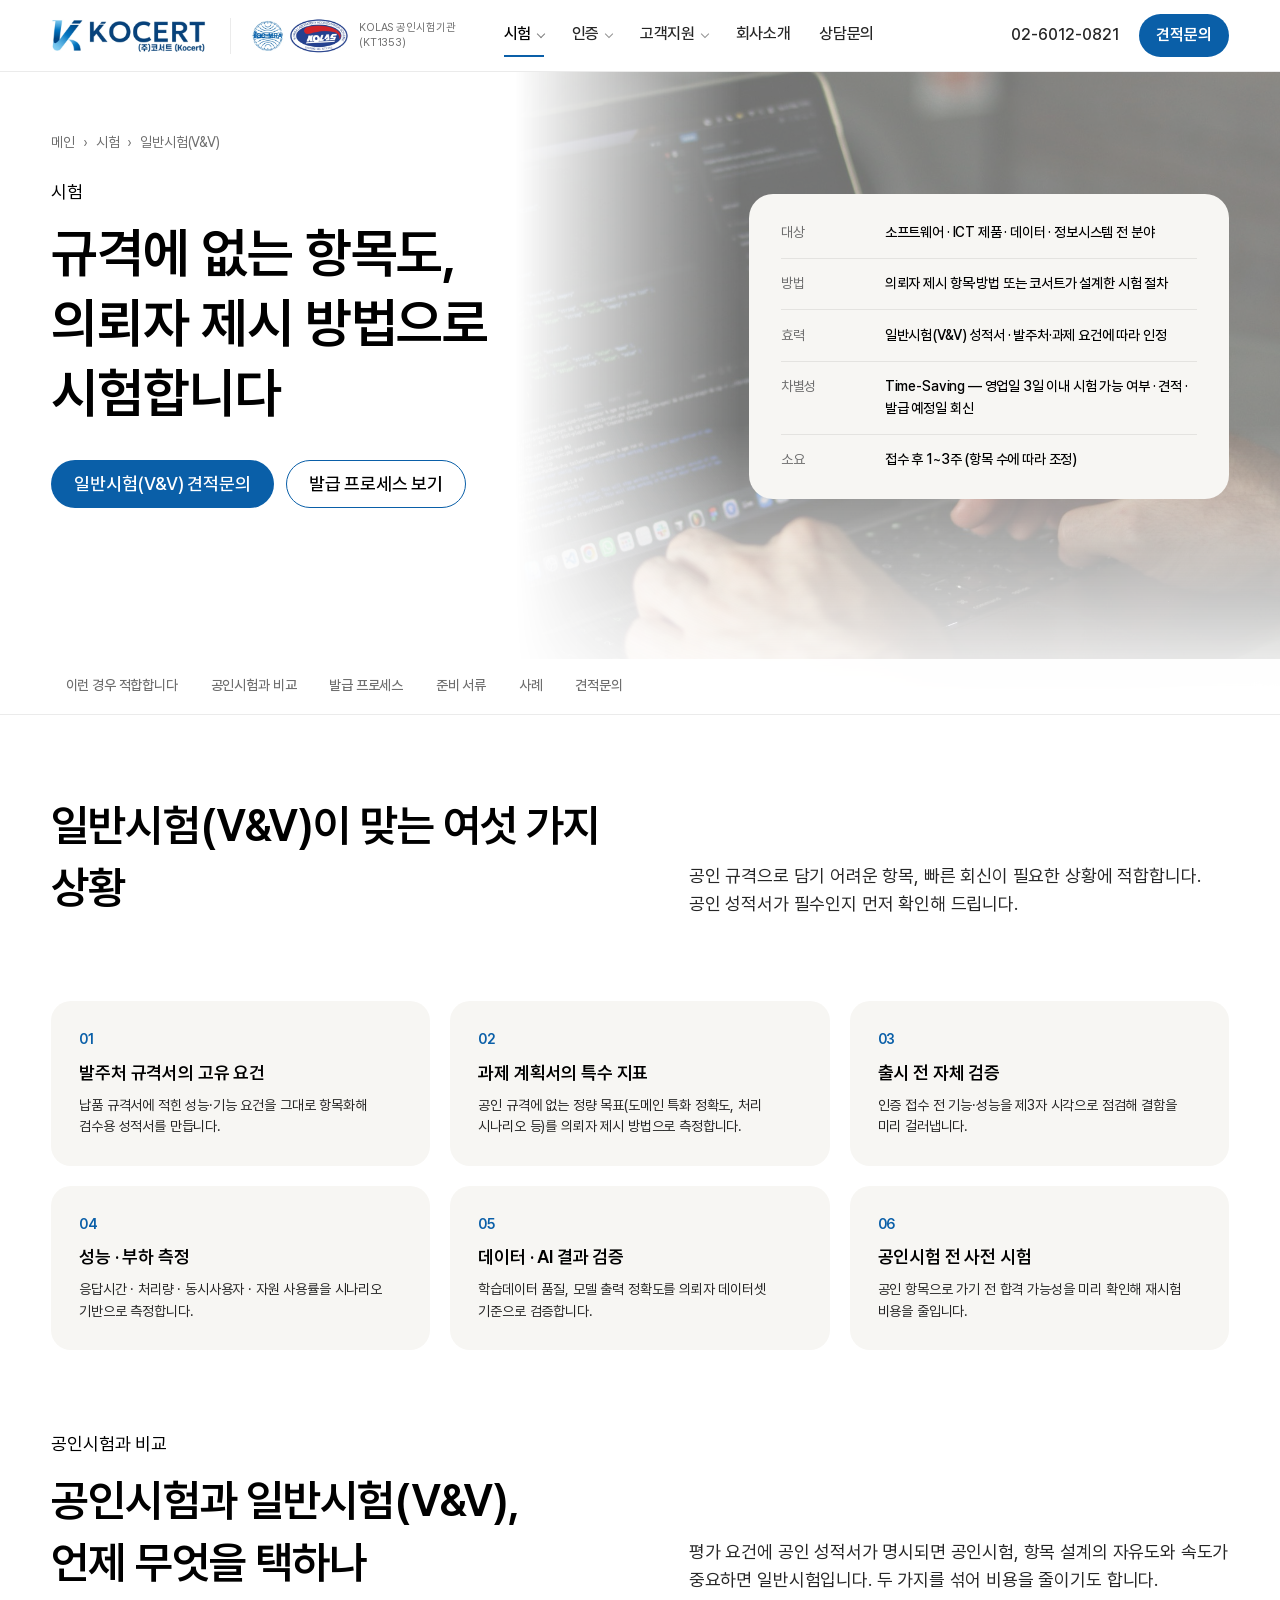
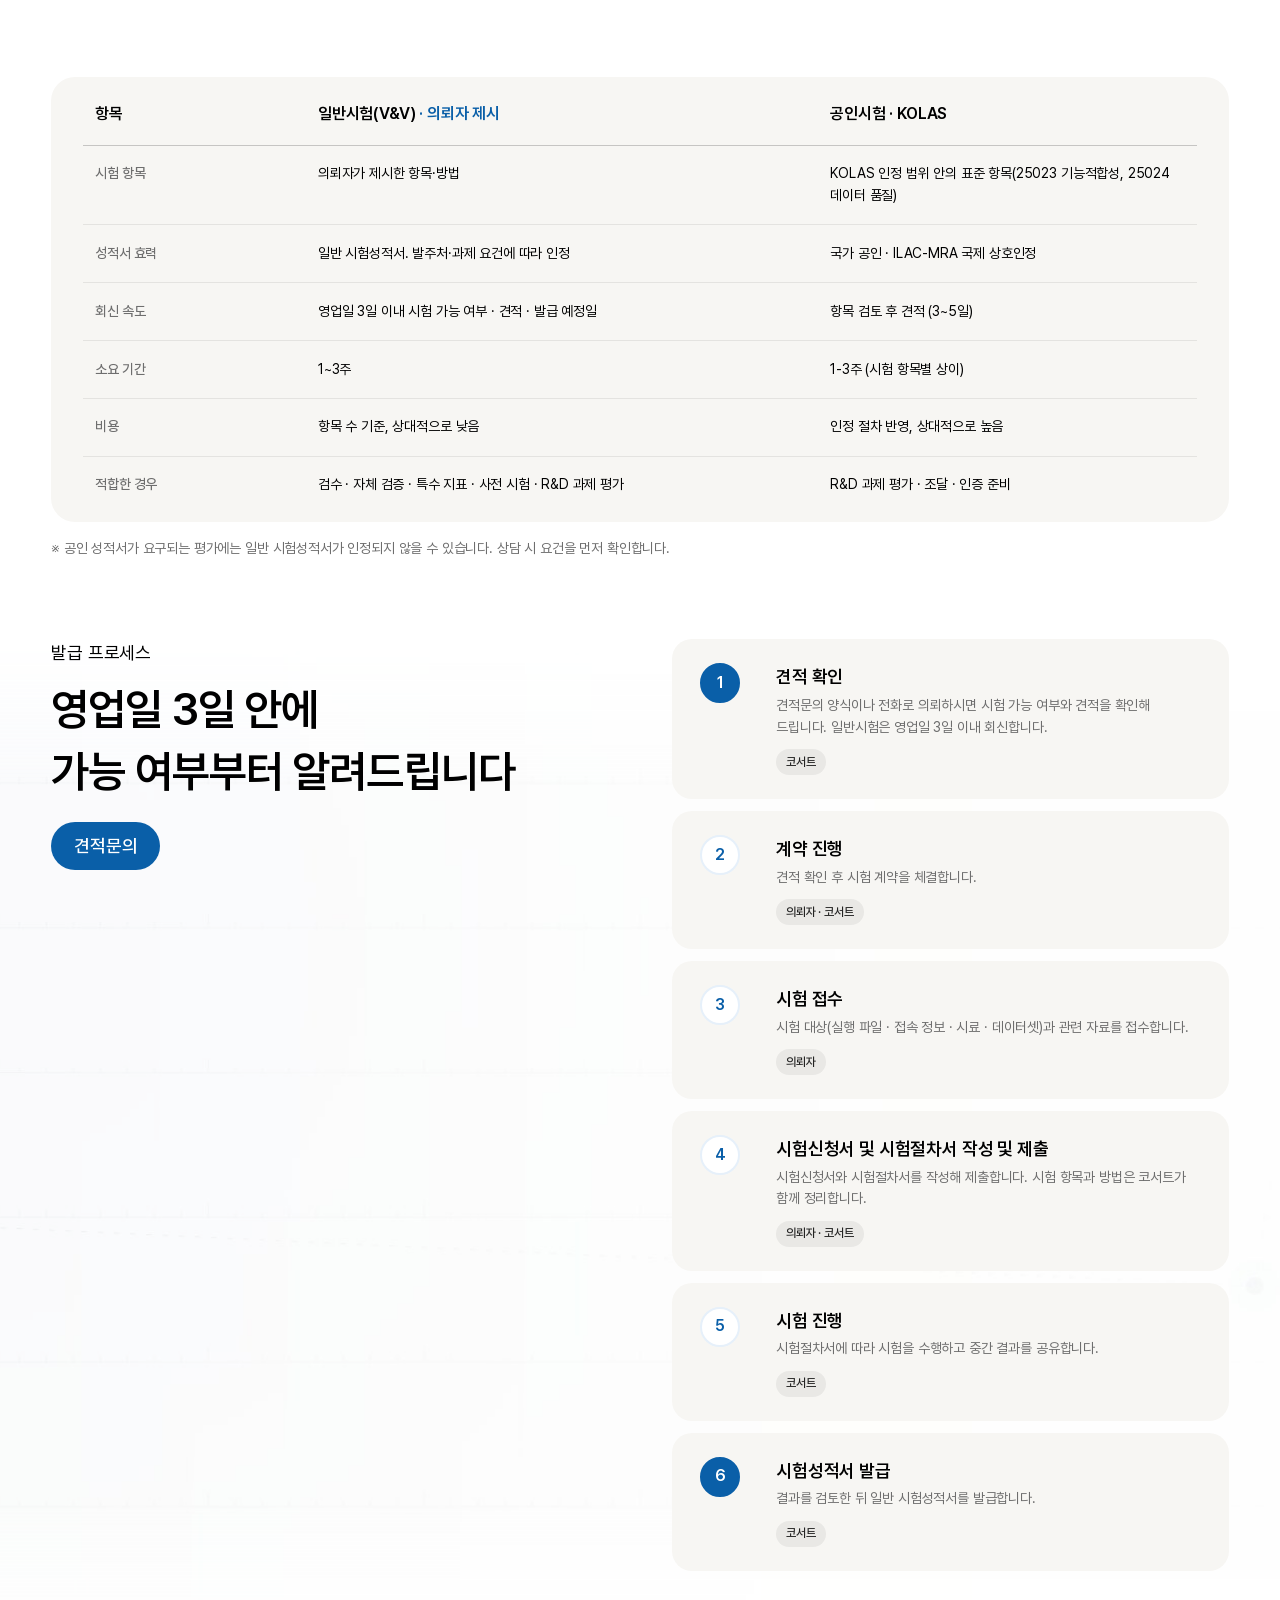
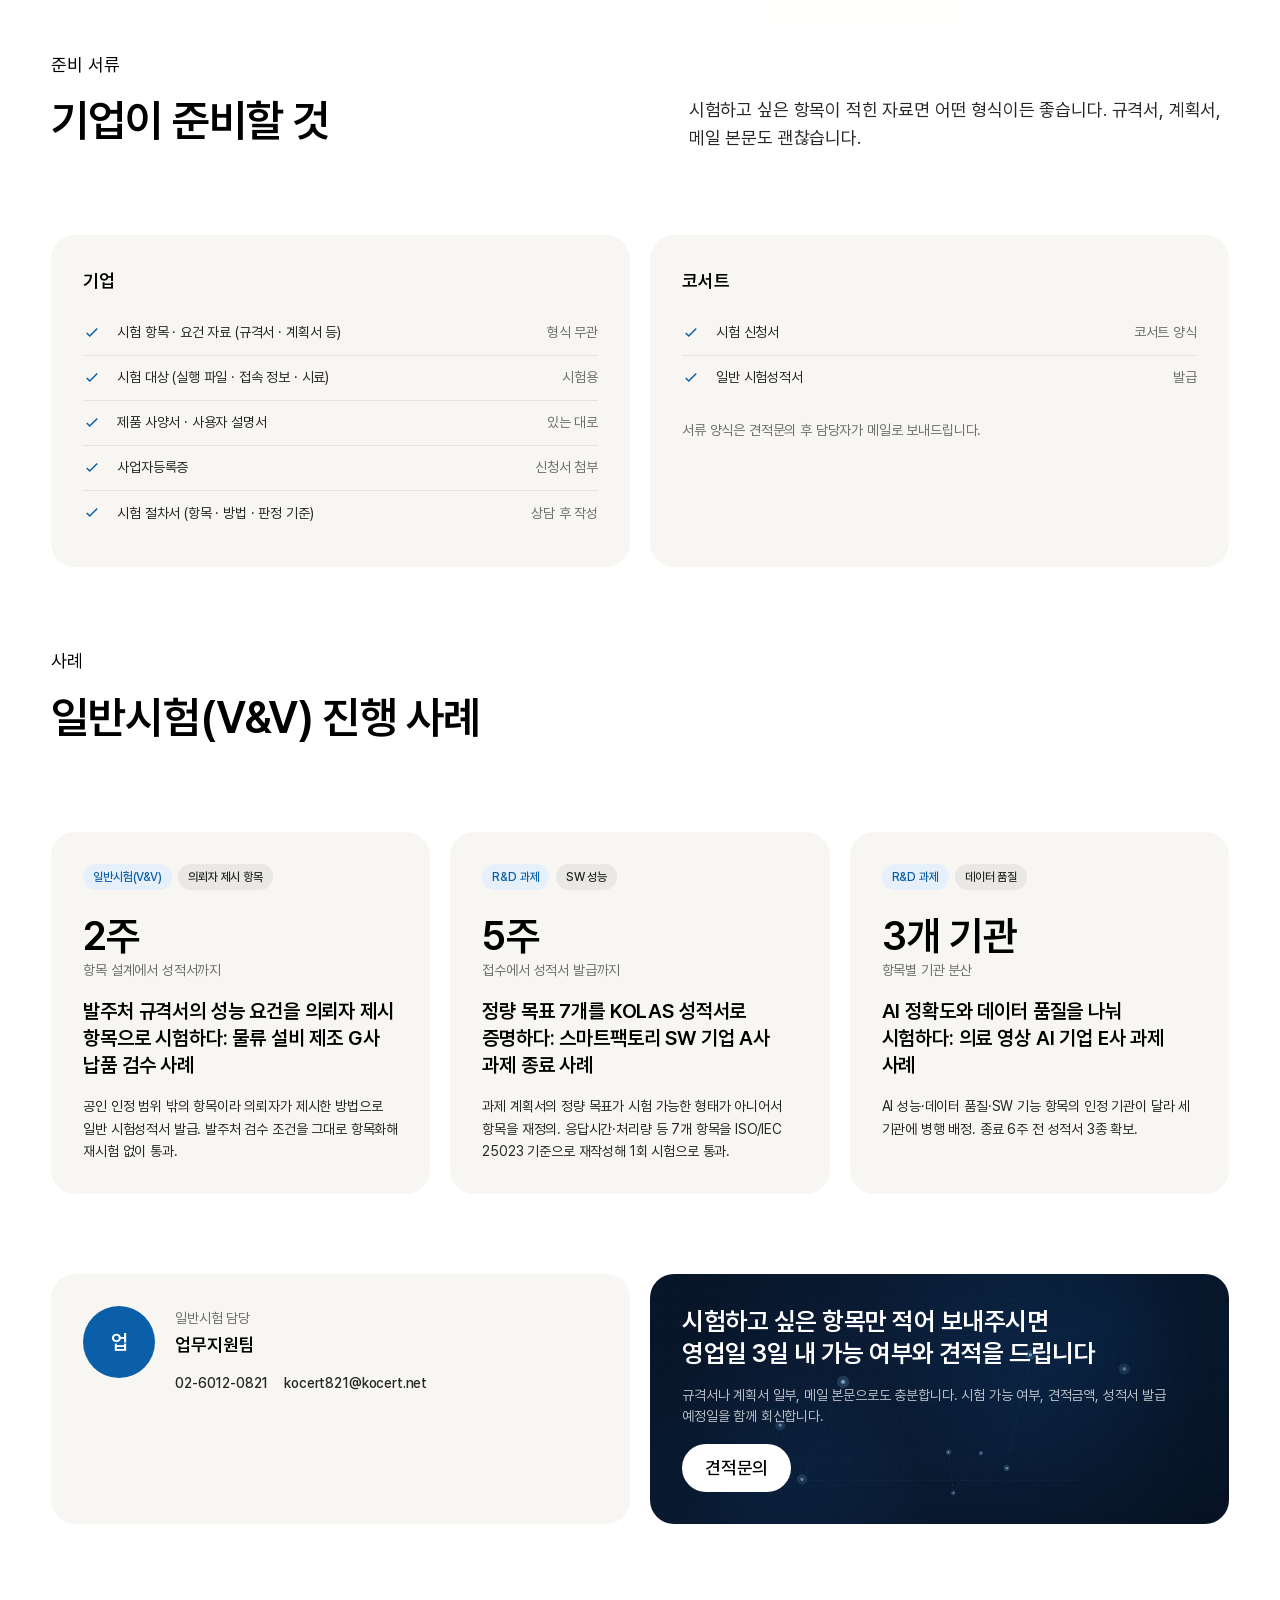
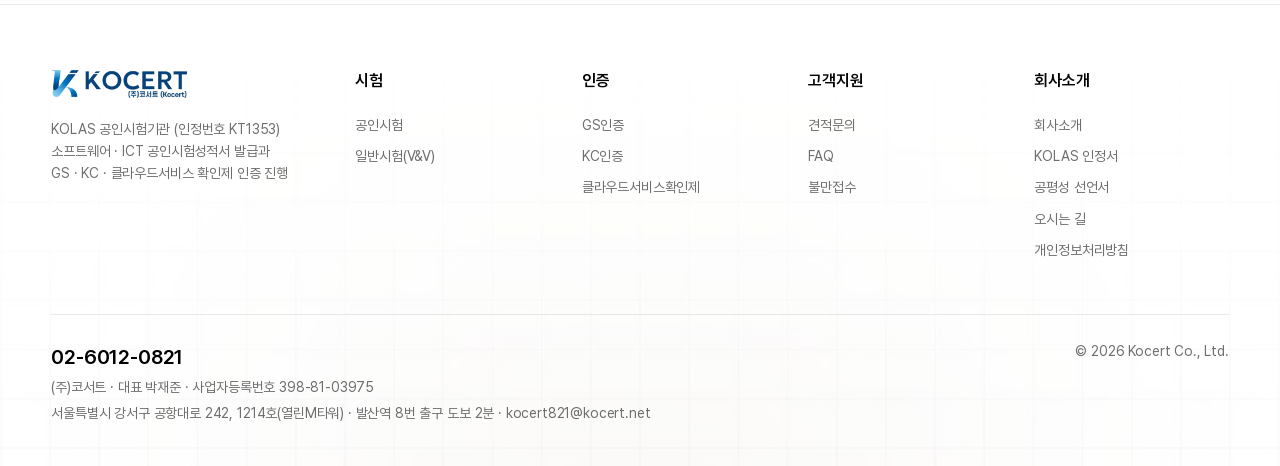
<file: test-general.html>
<!doctype html>
<html lang="ko">
<head>
<meta charset="utf-8">
<meta name="viewport" content="width=device-width, initial-scale=1">
<title>일반시험(V&amp;V) · 의뢰자 제시 시험성적서 | 코서트</title>
<meta name="description" content="공인 인정 범위 밖의 항목이나 발주처·과제가 요구하는 고유 항목을 의뢰자 제시 방법으로 시험하고 일반 시험성적서를 발급합니다. 3일 이내 시험 가능 여부·견적·발급 예정일 확인.">
<link rel="stylesheet" href="styles.css?v=20261118b">
</head>
<body>

<header class="header">
  <div class="container header__inner">
    <a class="header__logo" href="index.html" aria-label="코서트 메인"><img src="media/brand/kocert-logo_465x102.png" alt="KOCERT (주)코서트" width="155" height="34"></a><div class="header__kolas"><img src="media/brand/kolas-ilac-marks_328x120.png" alt="ILAC-MRA · KOLAS" width="98" height="36"><span>KOLAS 공인시험기관<br>(KT1353)</span></div>
    <nav class="nav" aria-label="주 메뉴">
      <div class="nav__item has-sub"><a href="test-accredited.html" aria-current="page" aria-haspopup="true">시험</a><div class="nav__sub"><a href="test-accredited.html">공인시험</a><a href="test-general.html">일반시험(V&amp;V)</a></div></div>
      <div class="nav__item has-sub"><a href="gs.html" aria-haspopup="true">인증</a><div class="nav__sub"><a href="gs.html">GS인증</a><a href="kc.html">KC인증</a><a href="cloud.html">클라우드서비스확인제</a></div></div>
      <div class="nav__item has-sub"><a href="contact.html?type=quote" aria-haspopup="true">고객지원</a><div class="nav__sub"><a href="contact.html?type=quote">견적문의</a><a href="faq.html">FAQ</a><a href="contact.html?type=complaint">불만접수</a></div></div>
      <a href="company.html">회사소개</a>
      <a href="contact.html">상담문의</a>
    </nav>
    <div class="header__util">
      <a class="header__tel" href="tel:0260120821">02-6012-0821</a>
      <a class="btn btn--ink btn--sm" href="contact.html">견적문의</a>
      <button class="header__menu" aria-label="메뉴 열기"><span></span><span></span><span></span></button>
    </div>
  </div>
</header>

<main>

  <section class="page-hero page-hero--media" aria-labelledby="page-title">
    <img class="page-hero__media" src="media/photo/subhero-test_1920x1080.jpg" alt="">
    <div class="container">
      <nav class="crumb" aria-label="현재 위치"><a href="index.html">메인</a><span><a href="test-accredited.html">시험</a></span><span>일반시험(V&amp;V)</span></nav>
      <div class="page-hero__row">
        <div>
          <p class="eyebrow">시험</p>
          <h1 class="h1" id="page-title">규격에 없는 항목도,<br>의뢰자 제시 방법으로 시험합니다</h1>
          <div class="page-hero__actions">
            <a class="btn btn--ink" href="contact.html">일반시험(V&amp;V) 견적문의</a>
            <a class="btn btn--outline" href="#process">발급 프로세스 보기</a>
          </div>
        </div>
        <dl class="facts">
          <div><dt>대상</dt><dd>소프트웨어 · ICT 제품 · 데이터 · 정보시스템 전 분야</dd></div>
          <div><dt>방법</dt><dd>의뢰자 제시 항목·방법 또는 코서트가 설계한 시험 절차</dd></div>
          <div><dt>효력</dt><dd>일반시험(V&amp;V) 성적서 · 발주처·과제 요건에 따라 인정</dd></div>
          <div><dt>차별성</dt><dd>Time-Saving — 영업일 3일 이내 시험 가능 여부 · 견적 · 발급 예정일 회신</dd></div>
          <div><dt>소요</dt><dd>접수 후 1~3주 (항목 수에 따라 조정)</dd></div>
        </dl>
      </div>
    </div>
    <nav class="subnav" aria-label="페이지 내 이동">
      <div class="container subnav__inner">
        <a href="#uses">이런 경우 적합합니다</a>
        <a href="#compare">공인시험과 비교</a>
        <a href="#process">발급 프로세스</a>
        <a href="#docs">준비 서류</a>
        <a href="#cases">사례</a>
        <a href="#contact">견적문의</a>
      </div>
    </nav>
  </section>

  <section class="section" id="uses" aria-labelledby="uses-title">
    <div class="container">
      <div class="section-head">
        <div>
          <h2 class="h2" id="uses-title">일반시험(V&amp;V)이 맞는 여섯 가지 상황</h2>
        </div>
        <div class="section-head__aside"><p class="lead">공인 규격으로 담기 어려운 항목, 빠른 회신이 필요한 상황에 적합합니다. 공인 성적서가 필수인지 먼저 확인해 드립니다.</p></div>
      </div>
      <div class="uses__grid">
        <div class="use"><span class="use__no">01</span><strong>발주처 규격서의 고유 요건</strong><p>납품 규격서에 적힌 성능·기능 요건을 그대로 항목화해 검수용 성적서를 만듭니다.</p></div>
        <div class="use"><span class="use__no">02</span><strong>과제 계획서의 특수 지표</strong><p>공인 규격에 없는 정량 목표(도메인 특화 정확도, 처리 시나리오 등)를 의뢰자 제시 방법으로 측정합니다.</p></div>
        <div class="use"><span class="use__no">03</span><strong>출시 전 자체 검증</strong><p>인증 접수 전 기능·성능을 제3자 시각으로 점검해 결함을 미리 걸러냅니다.</p></div>
        <div class="use"><span class="use__no">04</span><strong>성능 · 부하 측정</strong><p>응답시간 · 처리량 · 동시사용자 · 자원 사용률을 시나리오 기반으로 측정합니다.</p></div>
        <div class="use"><span class="use__no">05</span><strong>데이터 · AI 결과 검증</strong><p>학습데이터 품질, 모델 출력 정확도를 의뢰자 데이터셋 기준으로 검증합니다.</p></div>
        <div class="use"><span class="use__no">06</span><strong>공인시험 전 사전 시험</strong><p>공인 항목으로 가기 전 합격 가능성을 미리 확인해 재시험 비용을 줄입니다.</p></div>
      </div>
    </div>
  </section>

  <section class="section" id="compare" aria-labelledby="compare-title" style="padding-top:0">
    <div class="container">
      <div class="section-head">
        <div>
          <p class="eyebrow">공인시험과 비교</p>
          <h2 class="h2" id="compare-title">공인시험과 일반시험(V&amp;V),<br class="br-desktop">언제 무엇을 택하나</h2>
        </div>
        <div class="section-head__aside"><p class="lead">평가 요건에 공인 성적서가 명시되면 공인시험, 항목 설계의 자유도와 속도가 중요하면 일반시험입니다. 두 가지를 섞어 비용을 줄이기도 합니다.</p></div>
      </div>
      <div class="compare">
        <table>
          <caption class="sr-only">공인시험과 일반시험(V&amp;V), 언제 무엇을 택하나</caption>
          <colgroup><col><col class="c-rec"><col></colgroup>
          <thead><tr><th scope="col">항목</th><th scope="col">일반시험(V&amp;V) <span class="is-rec">· 의뢰자 제시</span></th><th scope="col">공인시험 · KOLAS</th></tr></thead>
          <tbody>
            <tr><th scope="row">시험 항목</th><td>의뢰자가 제시한 항목·방법</td><td>KOLAS 인정 범위 안의 표준 항목(25023 기능적합성, 25024 데이터 품질)</td></tr>
            <tr><th scope="row">성적서 효력</th><td>일반 시험성적서. 발주처·과제 요건에 따라 인정</td><td>국가 공인 · ILAC-MRA 국제 상호인정</td></tr>
            <tr><th scope="row">회신 속도</th><td>영업일 3일 이내 시험 가능 여부 · 견적 · 발급 예정일</td><td>항목 검토 후 견적 (3~5일)</td></tr>
            <tr><th scope="row">소요 기간</th><td>1~3주</td><td>1-3주 (시험 항목별 상이)</td></tr>
            <tr><th scope="row">비용</th><td>항목 수 기준, 상대적으로 낮음</td><td>인정 절차 반영, 상대적으로 높음</td></tr>
            <tr><th scope="row">적합한 경우</th><td>검수 · 자체 검증 · 특수 지표 · 사전 시험 · R&amp;D 과제 평가</td><td>R&amp;D 과제 평가 · 조달 · 인증 준비</td></tr>
          </tbody>
        </table>
      </div>
      <p class="caption stats__note">※ 공인 성적서가 요구되는 평가에는 일반 시험성적서가 인정되지 않을 수 있습니다. 상담 시 요건을 먼저 확인합니다.</p>
    </div>
  </section>

  <section class="section process section--bg section--bg-process" id="process" aria-labelledby="process-title" style="padding-top:0">
    <div class="container process__inner">
      <div class="process__text">
        <div>
          <p class="eyebrow">발급 프로세스</p>
          <h2 class="h2" id="process-title">영업일 3일 안에<br>가능 여부부터 알려드립니다</h2>
        </div>
        <a class="btn btn--ink" href="contact.html">견적문의</a>
      </div>
      <ol class="steps">
        <li class="step step--brand"><span class="step__no">1</span><div class="step__body"><strong>견적 확인</strong><span class="caption">견적문의 양식이나 전화로 의뢰하시면 시험 가능 여부와 견적을 확인해 드립니다. 일반시험은 영업일 3일 이내 회신합니다.</span><span class="tag">코서트</span></div></li>
        <li class="step"><span class="step__no">2</span><div class="step__body"><strong>계약 진행</strong><span class="caption">견적 확인 후 시험 계약을 체결합니다.</span><span class="tag">의뢰자 · 코서트</span></div></li>
        <li class="step"><span class="step__no">3</span><div class="step__body"><strong>시험 접수</strong><span class="caption">시험 대상(실행 파일 · 접속 정보 · 시료 · 데이터셋)과 관련 자료를 접수합니다.</span><span class="tag">의뢰자</span></div></li>
        <li class="step"><span class="step__no">4</span><div class="step__body"><strong>시험신청서 및 시험절차서 작성 및 제출</strong><span class="caption">시험신청서와 시험절차서를 작성해 제출합니다. 시험 항목과 방법은 코서트가 함께 정리합니다.</span><span class="tag">의뢰자 · 코서트</span></div></li>
        <li class="step"><span class="step__no">5</span><div class="step__body"><strong>시험 진행</strong><span class="caption">시험절차서에 따라 시험을 수행하고 중간 결과를 공유합니다.</span><span class="tag">코서트</span></div></li>
        <li class="step step--brand"><span class="step__no">6</span><div class="step__body"><strong>시험성적서 발급</strong><span class="caption">결과를 검토한 뒤 일반 시험성적서를 발급합니다.</span><span class="tag">코서트</span></div></li>
      </ol>
    </div>
  </section>

  <section class="section" id="docs" aria-labelledby="docs-title" style="padding-top:0">
    <div class="container">
      <div class="section-head">
        <div>
          <p class="eyebrow">준비 서류</p>
          <h2 class="h2" id="docs-title">기업이 준비할 것</h2>
        </div>
        <div class="section-head__aside"><p class="lead">시험하고 싶은 항목이 적힌 자료면 어떤 형식이든 좋습니다. 규격서, 계획서, 메일 본문도 괜찮습니다.</p></div>
      </div>
      <div class="docs__grid">
        <div class="doclist">
          <h3>기업</h3>
          <ul>
            <li><svg viewBox="0 0 24 24" fill="none" stroke="currentColor" stroke-width="2"><path d="M5 12l4 4 10-10"/></svg>시험 항목 · 요건 자료 (규격서 · 계획서 등)<span class="caption">형식 무관</span></li>
            <li><svg viewBox="0 0 24 24" fill="none" stroke="currentColor" stroke-width="2"><path d="M5 12l4 4 10-10"/></svg>시험 대상 (실행 파일 · 접속 정보 · 시료)<span class="caption">시험용</span></li>
            <li><svg viewBox="0 0 24 24" fill="none" stroke="currentColor" stroke-width="2"><path d="M5 12l4 4 10-10"/></svg>제품 사양서 · 사용자 설명서<span class="caption">있는 대로</span></li>
            <li><svg viewBox="0 0 24 24" fill="none" stroke="currentColor" stroke-width="2"><path d="M5 12l4 4 10-10"/></svg>사업자등록증<span class="caption">신청서 첨부</span></li><li><svg viewBox="0 0 24 24" fill="none" stroke="currentColor" stroke-width="2"><path d="M5 12l4 4 10-10"/></svg>시험 절차서 (항목 · 방법 · 판정 기준)<span class="caption">상담 후 작성</span></li>
          </ul>
        </div>
        <div class="doclist">
          <h3>코서트</h3>
          <ul>
            <li><svg viewBox="0 0 24 24" fill="none" stroke="currentColor" stroke-width="2"><path d="M5 12l4 4 10-10"/></svg>시험 신청서<span class="caption">코서트 양식</span></li><li><svg viewBox="0 0 24 24" fill="none" stroke="currentColor" stroke-width="2"><path d="M5 12l4 4 10-10"/></svg>일반 시험성적서<span class="caption">발급</span></li>
          </ul>
          <p class="caption doclist__note">서류 양식은 견적문의 후 담당자가 메일로 보내드립니다.</p>
        </div>
      </div>
    </div>
  </section>

  <section class="section cases" id="cases" aria-labelledby="cases-title" style="padding-top:0">
    <div class="container">
      <div class="section-head">
        <div>
          <p class="eyebrow">사례</p>
          <h2 class="h2" id="cases-title">일반시험(V&amp;V) 진행 사례</h2>
        </div>
        <div class="section-head__aside"></div>
      </div>
      <div class="cases__grid">
        <article class="case">
          <div class="case__tags"><span class="tag tag--brand">일반시험(V&amp;V)</span><span class="tag">의뢰자 제시 항목</span></div>
          <div class="case__result"><p class="num">2주</p><p class="caption">항목 설계에서 성적서까지</p></div>
          <h3 class="case__title">발주처 규격서의 성능 요건을 의뢰자 제시 항목으로 시험하다: 물류 설비 제조 G사 납품 검수 사례</h3>
          <p class="case__desc">공인 인정 범위 밖의 항목이라 의뢰자가 제시한 방법으로 일반 시험성적서 발급. 발주처 검수 조건을 그대로 항목화해 재시험 없이 통과.</p>
        </article>
        <article class="case">
          <div class="case__tags"><span class="tag tag--brand">R&amp;D 과제</span><span class="tag">SW 성능</span></div>
          <div class="case__result"><p class="num">5주</p><p class="caption">접수에서 성적서 발급까지</p></div>
          <h3 class="case__title">정량 목표 7개를 KOLAS 성적서로 증명하다: 스마트팩토리 SW 기업 A사 과제 종료 사례</h3>
          <p class="case__desc">과제 계획서의 정량 목표가 시험 가능한 형태가 아니어서 항목을 재정의. 응답시간·처리량 등 7개 항목을 ISO/IEC 25023 기준으로 재작성해 1회 시험으로 통과.</p>
        </article>
        <article class="case">
          <div class="case__tags"><span class="tag tag--brand">R&amp;D 과제</span><span class="tag">데이터 품질</span></div>
          <div class="case__result"><p class="num">3개 기관</p><p class="caption">항목별 기관 분산</p></div>
          <h3 class="case__title">AI 정확도와 데이터 품질을 나눠 시험하다: 의료 영상 AI 기업 E사 과제 사례</h3>
          <p class="case__desc">AI 성능·데이터 품질·SW 기능 항목의 인정 기관이 달라 세 기관에 병행 배정. 종료 6주 전 성적서 3종 확보.</p>
        </article>
      </div>
    </div>
  </section>

  <section class="section" id="contact" aria-labelledby="contact-title" style="padding-top:0">
    <div class="container">
      <h2 class="sr-only" id="contact-title">견적문의</h2>
      <div class="consultant">
        <div class="consultant__card">
          <div class="consultant__avatar" aria-hidden="true">업</div>
          <div>
            <span class="caption">일반시험 담당</span>
            <strong>업무지원팀</strong>
            <div class="consultant__contact"><a href="tel:0260120821">02-6012-0821</a><a href="mailto:kocert821@kocert.net">kocert821@kocert.net</a></div>
          </div>
        </div>
        <div class="consultant__cta">
          <h3 class="h3">시험하고 싶은 항목만 적어 보내주시면<br>영업일 3일 내 가능 여부와 견적을 드립니다</h3>
          <p>규격서나 계획서 일부, 메일 본문으로도 충분합니다. 시험 가능 여부, 견적금액, 성적서 발급 예정일을 함께 회신합니다.</p>
          <a class="btn btn--light" href="contact.html">견적문의</a>
        </div>
      </div>
    </div>
  </section>

</main>

<footer class="footer">
  <div class="container">
    <div class="footer__grid">
      <div class="footer__brand">
        <img src="media/brand/kocert-logo_465x102.png" alt="KOCERT (주)코서트" width="155" height="34">
        <p class="caption">KOLAS 공인시험기관 (인정번호 KT1353)<br>소프트웨어 · ICT 공인시험성적서 발급과<br>GS · KC · 클라우드서비스 확인제 인증 진행</p>
      </div>
      <div class="footer__col"><strong>시험</strong><a href="test-accredited.html">공인시험</a><a href="test-general.html">일반시험(V&amp;V)</a></div>
      <div class="footer__col"><strong>인증</strong><a href="gs.html">GS인증</a><a href="kc.html">KC인증</a><a href="cloud.html">클라우드서비스확인제</a></div>
      <div class="footer__col"><strong>고객지원</strong><a href="contact.html">견적문의</a><a href="faq.html">FAQ</a><a href="contact.html?type=complaint">불만접수</a></div>
      <div class="footer__col"><strong>회사소개</strong><a href="company.html">회사소개</a><a href="company.html#cert">KOLAS 인정서</a><a href="company.html#impartiality">공평성 선언서</a><a href="company.html#map">오시는 길</a><a href="privacy.html">개인정보처리방침</a></div>
    </div>
    <div class="footer__bottom">
      <div>
        <p class="footer__tel">02-6012-0821</p>
        <p>(주)코서트 · 대표 박재준 · 사업자등록번호 398-81-03975<br>서울특별시 강서구 공항대로 242, 1214호(열린M타워) · 발산역 8번 출구 도보 2분 · kocert821@kocert.net</p>
      </div>
      <p>© 2026 Kocert Co., Ltd.</p>
    </div>
  </div>
</footer>

<script src="app.js?v=20261118b" defer></script>
</body>
</html>
</file>
<file: styles.css>
/* kocert.net 리뉴얼 시안 v1 — 형태: 채널톡 / 콘텐츠: 와이즈스톤 */

@font-face { font-family: "Pretendard"; font-weight: 400; font-display: swap; src: url("assets/fonts/Pretendard-Regular.woff2") format("woff2"); }
@font-face { font-family: "Pretendard"; font-weight: 500; font-display: swap; src: url("assets/fonts/Pretendard-Medium.woff2") format("woff2"); }
@font-face { font-family: "Pretendard"; font-weight: 600; font-display: swap; src: url("assets/fonts/Pretendard-SemiBold.woff2") format("woff2"); }

:root {
  --font-sans: "Pretendard", -apple-system, system-ui, "Helvetica Neue", "Apple SD Gothic Neo", "Malgun Gothic", sans-serif;
  --text-h1: clamp(2.25rem, 1.5rem + 2.5vw, 3.375rem);
  --text-h2: clamp(1.875rem, 1.3rem + 2vw, 2.75rem);
  --text-h3: 1.5625rem;
  --text-lead: 1.125rem;
  --text-body: 1rem;
  --text-caption: 0.875rem;
  --text-label: 0.75rem;
  --lh-tight: 1.3;
  --lh-body: 1.55;
  --ls-tight: -0.02em;
  --ls-body: -0.01em;
  --fw-title: 600;
  --fw-body: 400;

  --color-text: rgba(0, 0, 0, 0.85);
  --color-title: #000;
  --color-muted: #6e6e6e;
  --color-surface: #fff;
  --color-card: #f7f6f3;
  --color-card-2: #efede8;
  --color-ink: #0a5fa8;
  --color-brand: #0a5fa8;
  --color-brand-soft: #e6f0fa;
  --color-band: #0e3f75;
  --color-border: rgba(0, 0, 0, 0.08);

  --space-section: clamp(3.5rem, 2rem + 4vw, 5rem);
  --space-band: clamp(2.5rem, 1.5rem + 3vw, 3.75rem);
  --space-header-gap: clamp(3rem, 2rem + 4vw, 6.25rem);
  --gap-card: 1.25rem;
  --container: 1320px;
  --container-narrow: 1160px;
  --gutter: clamp(1.25rem, 4vw, 3.75rem);
  --radius-card: 24px;
  --radius-pill: 999px;
  --radius-sm: 8px;
  --header-h: 72px;
  --duration: 200ms;
  --ease: cubic-bezier(0.16, 1, 0.3, 1);
}

*, *::before, *::after { box-sizing: border-box; }
html { scroll-behavior: smooth; }
body {
  margin: 0;
  font-family: var(--font-sans);
  font-size: var(--text-body);
  line-height: var(--lh-body);
  letter-spacing: var(--ls-body);
  color: var(--color-text);
  background: var(--color-surface);
  -webkit-font-smoothing: antialiased;
  word-break: keep-all;
}
h1, h2, h3, h4, p, ul, ol, figure { margin: 0; }
ul, ol { padding: 0; list-style: none; }
a { color: inherit; text-decoration: none; }
img { max-width: 100%; height: auto; display: block; }
button { font: inherit; cursor: pointer; }

.container { width: min(var(--container), 100% - var(--gutter) * 2); margin-inline: auto; }
.container--narrow { width: min(var(--container-narrow), 100% - var(--gutter) * 2); margin-inline: auto; }
.section { padding-block: var(--space-section); }
.section--band { padding-block: var(--space-band); }
.sr-only { position: absolute; width: 1px; height: 1px; overflow: hidden; clip: rect(0 0 0 0); }

/* ---- typography ---- */
.h1 { font-size: var(--text-h1); font-weight: var(--fw-title); line-height: var(--lh-tight); letter-spacing: var(--ls-tight); color: var(--color-title); }
.h2 { font-size: var(--text-h2); font-weight: var(--fw-title); line-height: 1.4; letter-spacing: var(--ls-tight); color: var(--color-title); }
.h3 { font-size: var(--text-h3); font-weight: var(--fw-title); line-height: 1.25; letter-spacing: -0.02em; color: var(--color-title); }
.eyebrow { font-size: var(--text-lead); font-weight: var(--fw-body); line-height: 1.55; color: var(--color-title); margin-bottom: 0.75rem; }
.lead { font-size: var(--text-lead); line-height: 1.55; color: var(--color-title); }
.muted { color: var(--color-muted); }
.caption { font-size: var(--text-caption); line-height: 1.55; color: var(--color-muted); }
.num { font-size: var(--text-h2); font-weight: var(--fw-title); letter-spacing: var(--ls-tight); line-height: 1.1; color: var(--color-title); }

.section-head { display: grid; grid-template-columns: minmax(0, 780px) minmax(0, 540px); justify-content: space-between; align-items: end; gap: 2rem 4rem; margin-bottom: var(--space-header-gap); }
.section-head--center { display: block; text-align: center; max-width: 880px; margin-inline: auto; }
.section-head--center .lead { margin-top: 1rem; }
.section-head__aside { display: grid; gap: 1.25rem; justify-items: start; }
.section-head__aside .lead { color: var(--color-text); }

/* ---- buttons ---- */
.btn { display: inline-flex; align-items: center; gap: 0.5rem; height: 48px; padding: 0 22px; border-radius: var(--radius-pill); border: 1px solid transparent; font-size: var(--text-lead); font-weight: 500; letter-spacing: var(--ls-body); white-space: nowrap; transition: transform var(--duration) var(--ease), background-color var(--duration), color var(--duration), border-color var(--duration); }
.btn:hover { transform: translateY(-1px); }
.btn:active { transform: translateY(0); }
.btn:focus-visible { outline: 2px solid var(--color-brand); outline-offset: 3px; }
.btn--ink { background: var(--color-ink); color: #fff; }
.btn--ink:hover { background: #000; }
.btn--outline { background: transparent; color: var(--color-title); border-color: var(--color-ink); }
.btn--outline:hover { background: var(--color-ink); color: #fff; }
.btn--light { background: #fff; color: var(--color-title); }
.btn--sm { height: 43px; padding: 0 16px; font-size: var(--text-body); font-weight: 600; }
.link { display: inline-flex; align-items: center; gap: 0.25rem; font-weight: 500; color: var(--color-title); }
.link::after { content: "›"; font-size: 1.1em; transition: transform var(--duration) var(--ease); }
.link:hover { color: var(--color-brand); }
.link:hover::after { transform: translateX(3px); }

/* ---- cards & chips ---- */
.card { background: var(--color-card); border-radius: var(--radius-card); padding: 2rem; }
.tag { display: inline-flex; align-items: center; height: 26px; padding: 0 10px; border-radius: var(--radius-pill); background: rgba(0, 0, 0, 0.06); font-size: var(--text-label); font-weight: 500; color: var(--color-text); }
.tag--brand { background: var(--color-brand-soft); color: var(--color-brand); }
.pills { display: inline-flex; gap: 0.25rem; padding: 0.25rem; border-radius: var(--radius-pill); background: var(--color-card); }
.pill { height: 40px; padding: 0 18px; border-radius: var(--radius-pill); border: 0; background: transparent; color: var(--color-muted); font-size: var(--text-body); font-weight: 500; transition: background-color var(--duration), color var(--duration); }
.pill:hover { color: var(--color-title); }
.pill[aria-selected="true"] { background: var(--color-ink); color: #fff; }

/* ---- header ---- */
.header { position: sticky; top: 0; z-index: 50; height: var(--header-h); background: rgba(255, 255, 255, 0.92); backdrop-filter: blur(12px); border-bottom: 1px solid var(--color-border); }
.header__inner { height: 100%; display: flex; align-items: center; gap: 2.5rem; }
.header__logo img { height: 34px; width: auto; }
.nav { display: flex; align-items: center; gap: 1.75rem; margin-inline-start: 1rem; }
.nav a { font-size: var(--text-body); font-weight: 500; color: var(--color-text); padding: 0.5rem 0; border-bottom: 2px solid transparent; transition: color var(--duration), border-color var(--duration); }
.nav a:hover { color: var(--color-brand); border-color: var(--color-brand); }
.header__util { margin-inline-start: auto; display: flex; align-items: center; gap: 1.25rem; }
.header__tel { font-weight: 500; color: var(--color-text); }
.header__menu { display: none; width: 44px; height: 44px; border: 0; background: transparent; border-radius: var(--radius-sm); }
.header__menu span { display: block; width: 20px; height: 2px; background: var(--color-title); margin: 4px auto; }

/* ---- hero ---- */
.hero { padding-block: 70px 0; }
.hero__row { display: grid; grid-template-columns: minmax(0, 780px) minmax(0, 540px); justify-content: space-between; align-items: end; gap: 2rem 4rem; margin-bottom: 3.5rem; }
.hero__aside { display: grid; gap: 1.5rem; justify-items: start; }
.hero__stage { display: grid; grid-template-columns: minmax(0, 2fr) minmax(320px, 1fr); gap: var(--gap-card); }

.visual { position: relative; min-height: 520px; border-radius: var(--radius-card); overflow: hidden; background: radial-gradient(120% 90% at 10% 0%, #dfe9f6 0%, #eef2f8 45%, #f7f6f3 100%); }
.visual::before { content: ""; position: absolute; inset: 0; background: repeating-linear-gradient(90deg, rgba(10, 95, 168, 0.06) 0 1px, transparent 1px 80px), repeating-linear-gradient(0deg, rgba(10, 95, 168, 0.06) 0 1px, transparent 1px 80px); mask-image: linear-gradient(180deg, rgba(0, 0, 0, 0.6), transparent 80%); }
.visual__note { position: absolute; left: 2.5rem; top: 2.5rem; max-width: 300px; }
.visual__note .h3 { font-size: 1.25rem; }
.doc { position: absolute; width: 320px; aspect-ratio: 210 / 297; background: #fff; border-radius: 6px; box-shadow: 0 30px 60px -20px rgba(14, 63, 117, 0.35), 0 2px 6px rgba(0, 0, 0, 0.06); padding: 26px 28px; display: grid; gap: 14px; align-content: start; }
.doc--back { right: 24%; bottom: -4%; transform: rotate(-6deg); opacity: 0.85; }
.doc--front { right: 6%; bottom: -10%; transform: rotate(3deg); }
.doc__head { display: flex; justify-content: space-between; align-items: center; padding-bottom: 12px; border-bottom: 2px solid var(--color-brand); }
.doc__head strong { font-size: 13px; letter-spacing: 0.02em; color: var(--color-brand); }
.doc__head img { height: 22px; width: auto; }
.doc__title { font-size: 15px; font-weight: 600; color: var(--color-title); }
.doc__line { height: 8px; border-radius: 4px; background: #e9e7e2; }
.doc__line--short { width: 60%; }
.doc__table { display: grid; grid-template-columns: 1fr 1fr 1fr; gap: 6px; margin-top: 6px; }
.doc__table span { height: 22px; border-radius: 4px; background: #f1f0ec; }
.doc__table span:nth-child(3n) { background: var(--color-brand-soft); }
.doc__seal { position: absolute; right: 24px; bottom: 24px; width: 64px; height: 64px; border-radius: 50%; border: 2px solid rgba(10, 95, 168, 0.5); display: grid; place-items: center; color: var(--color-brand); font-size: 10px; font-weight: 600; text-align: center; line-height: 1.2; transform: rotate(-12deg); }

.quick { background: var(--color-card); border-radius: var(--radius-card); padding: 2rem; display: grid; align-content: start; gap: 1.25rem; }
.quick__title { font-size: 1.25rem; font-weight: 600; color: var(--color-title); }
.quick__tabs { display: flex; gap: 1.25rem; border-bottom: 1px solid var(--color-border); }
.quick__tab { padding: 0 0 0.75rem; border: 0; background: transparent; color: var(--color-muted); font-weight: 500; border-bottom: 2px solid transparent; margin-bottom: -1px; transition: color var(--duration), border-color var(--duration); }
.quick__tab:hover { color: var(--color-title); }
.quick__tab[aria-selected="true"] { color: var(--color-title); border-color: var(--color-ink); }
.quick__grid { display: grid; grid-template-columns: 1fr 1fr; gap: 0.5rem; }
.quick__item { display: grid; justify-items: center; gap: 0.6rem; padding: 1rem 0.5rem; border-radius: 16px; text-align: center; font-size: var(--text-caption); font-weight: 500; color: var(--color-text); transition: background-color var(--duration), transform var(--duration) var(--ease); }
.quick__item:hover { background: #fff; transform: translateY(-2px); }
.quick__icon { width: 62px; height: 62px; border-radius: 14px; background: #fff; display: grid; place-items: center; color: var(--color-brand); }
.quick__icon svg { width: 31px; height: 31px; }
.quick__foot { padding-top: 0.75rem; border-top: 1px solid var(--color-border); display: flex; justify-content: space-between; align-items: center; font-size: var(--text-caption); color: var(--color-muted); }


/* ---- stats ---- */
.stats__cards { display: grid; grid-template-columns: repeat(5, 1fr); gap: var(--gap-card); margin-bottom: var(--gap-card); }
.stat { background: var(--color-card); border-radius: var(--radius-card); padding: 1.75rem; display: grid; gap: 0.4rem; }
.stat .num { font-size: 2.25rem; }
.stat .num small { font-size: 1rem; font-weight: 500; margin-inline-start: 0.2rem; color: var(--color-muted); }
.stat--brand { background: var(--color-brand); }
.stat--brand .num, .stat--brand .caption { color: #fff; }
.stat--brand .caption { opacity: 0.8; }
.stats__table { background: var(--color-card); border-radius: var(--radius-card); padding: 0.75rem 2rem; }
.stats__table table { width: 100%; border-collapse: collapse; }
.stats__table th, .stats__table td { text-align: left; padding: 1rem 0.75rem; border-bottom: 1px solid var(--color-border); vertical-align: top; font-size: var(--text-caption); line-height: 1.5; }
.stats__table tr:last-child th, .stats__table tr:last-child td { border-bottom: 0; }
.stats__table th { font-weight: 600; color: var(--color-title); white-space: nowrap; width: 18%; }
.stats__table td:nth-child(2) { width: 42%; }
.stats__table td:last-child { color: var(--color-muted); }
.stats__note { margin-top: 1rem; }

/* ---- services ---- */
.services__grid { display: grid; grid-template-columns: repeat(3, 1fr); gap: var(--gap-card); }
.service { background: var(--color-card); border-radius: var(--radius-card); padding: 0; overflow: hidden; display: grid; grid-template-rows: 260px auto; transition: transform var(--duration) var(--ease); }
.service:hover { transform: translateY(-4px); }
.service__visual { display: grid; place-items: center; background: linear-gradient(180deg, var(--color-card-2), var(--color-card)); }
.badge { width: 128px; height: 128px; border-radius: 50%; background: #fff; display: grid; place-items: center; box-shadow: 0 20px 40px -20px rgba(14, 63, 117, 0.3); }
.badge__in { width: 104px; height: 104px; border-radius: 50%; border: 2px solid var(--color-brand); display: grid; place-items: center; text-align: center; color: var(--color-brand); font-weight: 600; font-size: 1.4rem; line-height: 1.05; letter-spacing: -0.02em; }
.badge__in small { display: block; font-size: 0.65rem; font-weight: 500; letter-spacing: 0.06em; margin-top: 0.15rem; }
.service__body { padding: 1.75rem 2rem 2rem; display: grid; gap: 0.75rem; }
.service__meta { display: flex; gap: 1.25rem; font-size: var(--text-caption); color: var(--color-muted); }
.service__meta strong { color: var(--color-title); font-weight: 500; }

/* ---- band ---- */
.band { background: var(--color-band); color: #fff; }
.band__inner { display: grid; grid-template-columns: minmax(0, 780px) minmax(0, 420px); justify-content: space-between; align-items: center; gap: 2rem 4rem; }
.band .h2 { color: #fff; }
.band .lead { color: rgba(255, 255, 255, 0.72); margin-top: 1.25rem; }
.band__aside { justify-self: end; }

/* ---- process ---- */
.process__inner { display: grid; grid-template-columns: minmax(0, 1fr) minmax(0, 1fr); gap: 4rem; align-items: start; }
.process__text { position: sticky; top: calc(var(--header-h) + 2rem); display: grid; gap: 1.25rem; justify-items: start; }
.steps { display: grid; gap: 0.75rem; counter-reset: step; }
.step { position: relative; display: grid; grid-template-columns: 56px 1fr auto; gap: 1.25rem; align-items: start; padding: 1.5rem 1.75rem; background: var(--color-card); border-radius: 20px; }
.step__no { width: 40px; height: 40px; border-radius: 50%; background: #fff; display: grid; place-items: center; font-weight: 600; color: var(--color-brand); border: 2px solid var(--color-brand-soft); }
.step--brand .step__no { background: var(--color-brand); color: #fff; border-color: var(--color-brand); }
.step__body { display: grid; gap: 0.25rem; }
.step__body strong { font-size: 1.125rem; font-weight: 600; color: var(--color-title); }
.step__time { font-size: var(--text-caption); color: var(--color-muted); white-space: nowrap; padding-top: 0.2rem; }
.step__body > .tag { justify-self: start; margin-top: 0.4rem; }

/* ---- cases ---- */
.cases__filter { display: flex; justify-content: center; margin-bottom: 2.5rem; }
.cases__grid { display: grid; grid-template-columns: repeat(3, 1fr); gap: var(--gap-card); }
.case { background: var(--color-card); border-radius: var(--radius-card); padding: 2rem; display: grid; gap: 1rem; align-content: start; min-height: 360px; transition: transform var(--duration) var(--ease); }
.case:hover { transform: translateY(-4px); }
.case__tags { display: flex; gap: 0.4rem; flex-wrap: wrap; }
.case__result { display: grid; gap: 0.15rem; padding-top: 0.5rem; }
.case__result .num { font-size: 2.5rem; }
.case__title { font-size: 1.25rem; font-weight: 600; line-height: 1.35; color: var(--color-title); }
.case__desc { color: var(--color-text); font-size: var(--text-caption); line-height: 1.6; }
.case .link { margin-top: auto; }
.cases__more { text-align: center; margin-top: 2.5rem; }

/* ---- guides ---- */
.guides__grid { display: grid; grid-template-columns: repeat(4, 1fr); gap: var(--gap-card); }
.guide { display: grid; gap: 1rem; min-width: 0; }
.guides__grid > *, .services__grid > *, .cases__grid > *, .bento > *, .stats__cards > * { min-width: 0; }
.guide__cover { min-width: 0; overflow-wrap: anywhere; aspect-ratio: 4 / 3; border-radius: 20px; background: var(--color-card); padding: 1.5rem; display: grid; align-content: space-between; transition: background-color var(--duration); }
.guide:hover .guide__cover { background: var(--color-card-2); }
.guide__cover .tag { justify-self: start; }
.guide__cover strong { font-size: 1.125rem; font-weight: 600; color: var(--color-title); line-height: 1.35; }
.guide__cover--brand { background: var(--color-brand); }
.guide__cover--brand strong { color: #fff; }
.guide__cover--brand .tag { background: rgba(255, 255, 255, 0.16); color: #fff; }
.guide:hover .guide__cover--brand { background: #0a3a6b; }
.guide__meta { font-size: var(--text-caption); color: var(--color-muted); }

/* ---- trust bento ---- */
.bento { display: grid; grid-template-columns: repeat(3, 1fr); gap: var(--gap-card); }
.bento__wide { grid-column: span 2; }
.bento .card { display: grid; gap: 1rem; align-content: start; }
.bento__marks { display: flex; gap: 1.5rem; align-items: center; margin-top: 0.5rem; }
.bento__marks img { height: 56px; width: auto; }
.partners { display: grid; grid-template-columns: repeat(3, 1fr); gap: 0.5rem; margin-top: 0.5rem; }
.partners span { height: 56px; border-radius: 12px; background: #fff; display: grid; place-items: center; font-size: var(--text-caption); font-weight: 500; color: var(--color-muted); }
.faq { display: grid; gap: 0.25rem; margin-top: 0.25rem; }
.faq details { border-top: 1px solid var(--color-border); }
.faq details:first-child { border-top: 0; }
.faq summary { list-style: none; cursor: pointer; display: flex; justify-content: space-between; gap: 1rem; padding: 0.9rem 0; font-weight: 500; color: var(--color-title); }
.faq summary::-webkit-details-marker { display: none; }
.faq summary::after { content: "+"; color: var(--color-muted); }
.faq details[open] summary::after { content: "–"; }
.faq p { padding-bottom: 1rem; font-size: var(--text-caption); color: var(--color-text); }

/* ---- cta ---- */
.cta { text-align: center; }
.cta .h2 { margin-bottom: 2rem; }
.cta__form { display: flex; gap: 0.5rem; max-width: 640px; margin-inline: auto; padding: 0.5rem 0.5rem 0.5rem 1.5rem; border-radius: var(--radius-pill); background: #fff; border: 1px solid var(--color-border); box-shadow: 0 0 0 4px var(--color-brand-soft); }
.cta__form input { flex: 1; min-width: 0; border: 0; outline: 0; font: inherit; font-size: var(--text-body); color: var(--color-title); background: transparent; }
.cta__form input::placeholder { color: var(--color-muted); }
.cta__form .btn { height: 44px; }
.cta__meta { margin-top: 1.5rem; display: flex; justify-content: center; align-items: center; gap: 1rem; flex-wrap: wrap; color: var(--color-muted); font-size: var(--text-caption); }
.cta__tel { font-size: 1.5rem; font-weight: 600; color: var(--color-title); letter-spacing: -0.01em; }

/* ---- footer ---- */
.footer { border-top: 1px solid var(--color-border); padding-block: 4rem 2.5rem; }
.footer__grid { display: grid; grid-template-columns: 1.4fr repeat(4, 1fr); gap: 2rem; }
.footer__brand img { height: 30px; width: auto; margin-bottom: 1.25rem; }
.footer__col strong { display: block; font-weight: 600; color: var(--color-title); margin-bottom: 1rem; }
.footer__col a { display: block; padding: 0.3rem 0; color: var(--color-muted); font-size: var(--text-caption); transition: color var(--duration); }
.footer__col a:hover { color: var(--color-title); }
.footer__bottom { margin-top: 3rem; padding-top: 1.5rem; border-top: 1px solid var(--color-border); display: flex; justify-content: space-between; gap: 1rem; flex-wrap: wrap; font-size: var(--text-caption); color: var(--color-muted); line-height: 1.8; }
.footer__bottom .footer__tel { font-size: 1.25rem; font-weight: 600; color: var(--color-title); }

/* ---- responsive ---- */
@media (max-width: 1100px) {
  .stats__cards { grid-template-columns: repeat(3, 1fr); }
  .guides__grid { grid-template-columns: repeat(2, 1fr); }
  .hero__stage { grid-template-columns: 1fr; }
  .visual { min-height: 520px; }
  .visual__note { max-width: 280px; }
  .doc { width: 260px; padding: 22px; gap: 11px; }
  .doc--back { right: 30%; bottom: -10%; }
  .doc--front { right: 5%; bottom: -12%; }
  .quick__grid { grid-template-columns: repeat(3, 1fr); }
}
@media (max-width: 900px) {
  .nav, .header__tel { display: none; }
  .header__menu { display: block; }
  .section-head, .hero__row, .band__inner, .process__inner { grid-template-columns: 1fr; }
  .band__aside { justify-self: start; }
  .process__text { position: static; }
  .services__grid, .cases__grid { grid-template-columns: 1fr; }
  .bento { grid-template-columns: 1fr; }
  .bento__wide { grid-column: auto; }
  .stats__table th { width: auto; }
  .stats__table td:last-child { display: none; }
  .footer__grid { grid-template-columns: 1fr 1fr; }
  .footer__brand { grid-column: span 2; }
}
@media (max-width: 600px) {
  .stats__cards { grid-template-columns: 1fr 1fr; }
  .guides__grid { grid-template-columns: 1fr; }
  .quick__grid { grid-template-columns: 1fr 1fr; }
  .visual { min-height: 540px; }
  .visual__note { left: 1.5rem; top: 1.5rem; max-width: 280px; }
  .doc { width: 200px; padding: 16px; gap: 9px; }
  .doc--back { right: 36%; bottom: -6%; }
  .doc--front { right: 4%; bottom: -12%; }
  .doc__seal { width: 52px; height: 52px; right: 14px; bottom: 14px; }
  .stats__cards > :last-child { grid-column: span 2; }
  .br-desktop { display: none; }
  .pills { flex-wrap: wrap; border-radius: 20px; }
  .step { grid-template-columns: 40px 1fr; }
  .step__time { grid-column: 2; }
  .cta__form { flex-direction: column; border-radius: 24px; padding: 0.75rem; }
  .cta__form input { padding: 0.5rem 0.75rem; }
  .footer__grid { grid-template-columns: 1fr; }
  .footer__brand { grid-column: auto; }
}
@media (prefers-reduced-motion: reduce) {
  html { scroll-behavior: auto; }
  .btn, .service, .case, .link::after, .quick__item { transition: none; }
  .btn:hover, .service:hover, .case:hover, .quick__item:hover { transform: none; }
}

/* ---- sub page: service detail ---- */
.crumb { display: flex; gap: 0.5rem; align-items: center; font-size: var(--text-caption); color: var(--color-muted); margin-bottom: 1.5rem; }
.crumb a:hover { color: var(--color-title); }
.crumb span::before { content: "›"; margin-inline-end: 0.5rem; }
.page-hero { padding-block: 60px 0; }
.page-hero__row { display: grid; grid-template-columns: minmax(0, 780px) minmax(0, 480px); justify-content: space-between; align-items: start; gap: 2rem 4rem; }
.page-hero__actions { display: flex; gap: 0.75rem; flex-wrap: wrap; margin-top: 2rem; }
.facts { background: var(--color-card); border-radius: var(--radius-card); padding: 1.75rem 2rem; display: grid; gap: 0; }
.facts div { display: grid; grid-template-columns: 88px 1fr; gap: 1rem; padding: 0.9rem 0; border-top: 1px solid var(--color-border); font-size: var(--text-caption); line-height: 1.55; }
.facts div:first-child { border-top: 0; padding-top: 0; }
.facts div:last-child { padding-bottom: 0; }
.facts dt { color: var(--color-muted); }
.facts dd { margin: 0; color: var(--color-title); font-weight: 500; }
.subnav { position: sticky; top: var(--header-h); z-index: 40; background: rgba(255, 255, 255, 0.92); backdrop-filter: blur(12px); border-bottom: 1px solid var(--color-border); margin-top: 3rem; }
.subnav__inner { display: flex; gap: 0.25rem; overflow-x: auto; scrollbar-width: none; }
.subnav__inner::-webkit-scrollbar { display: none; }
.subnav a { flex: none; padding: 1rem 0.9rem; font-size: var(--text-caption); font-weight: 500; color: var(--color-muted); border-bottom: 2px solid transparent; margin-bottom: -1px; transition: color var(--duration), border-color var(--duration); }
.subnav a:hover, .subnav a[aria-current="true"] { color: var(--color-title); border-color: var(--color-ink); }

.uses__grid { display: grid; grid-template-columns: repeat(3, 1fr); gap: var(--gap-card); }
.use { background: var(--color-card); border-radius: 20px; padding: 1.75rem; display: grid; gap: 0.6rem; align-content: start; }
.use__no { font-size: var(--text-caption); font-weight: 600; color: var(--color-brand); }
.use strong { font-size: 1.125rem; font-weight: 600; color: var(--color-title); line-height: 1.35; }
.use p { font-size: var(--text-caption); color: var(--color-text); }

.compare { background: var(--color-card); border-radius: var(--radius-card); padding: 0.5rem 2rem; overflow-x: auto; }
.compare table { width: 100%; border-collapse: collapse; min-width: 640px; }
.compare th, .compare td { padding: 1.1rem 0.75rem; text-align: left; vertical-align: top; border-bottom: 1px solid var(--color-border); font-size: var(--text-caption); line-height: 1.55; }
.compare thead th { font-size: var(--text-body); font-weight: 600; color: var(--color-title); border-bottom-color: rgba(0, 0, 0, 0.2); }
.compare tbody th { font-weight: 500; color: var(--color-muted); width: 20%; white-space: nowrap; }
.compare col.c-rec { width: 46%; }
.compare tbody tr:last-child th, .compare tbody tr:last-child td { border-bottom: 0; }
.compare td { color: var(--color-title); }
.compare .is-rec { color: var(--color-brand); font-weight: 600; }

.docs__grid { display: grid; grid-template-columns: minmax(0, 1fr) minmax(0, 1fr); gap: var(--gap-card); }
.doclist { background: var(--color-card); border-radius: var(--radius-card); padding: 2rem; display: grid; gap: 0.25rem; align-content: start; }
.doclist h3 { font-size: 1.125rem; font-weight: 600; color: var(--color-title); margin-bottom: 0.75rem; }
.doclist li { display: grid; grid-template-columns: 22px 1fr auto; gap: 0.75rem; align-items: center; padding: 0.7rem 0; border-top: 1px solid var(--color-border); font-size: var(--text-caption); }
.doclist li:first-of-type { border-top: 0; }
.doclist li svg { width: 18px; height: 18px; color: var(--color-brand); }
.doclist li a { color: var(--color-muted); font-weight: 500; }
.doclist li a:hover { color: var(--color-brand); }
.doclist__note { margin-top: 1rem; }

.faq--wide { background: var(--color-card); border-radius: var(--radius-card); padding: 1rem 2rem; }
.faq--wide summary { font-size: var(--text-body); padding: 1.1rem 0; }
.faq--wide p { font-size: var(--text-caption); padding-bottom: 1.25rem; max-width: 900px; }

.related__grid { display: grid; grid-template-columns: repeat(3, 1fr); gap: var(--gap-card); }
.related { background: var(--color-card); border-radius: 20px; padding: 1.75rem; display: grid; gap: 0.5rem; align-content: start; transition: transform var(--duration) var(--ease); }
.related:hover { transform: translateY(-3px); }
.related strong { font-size: 1.125rem; font-weight: 600; color: var(--color-title); }
.related p { font-size: var(--text-caption); color: var(--color-text); }

.consultant { display: grid; grid-template-columns: minmax(0, 1fr) minmax(0, 1fr); gap: var(--gap-card); }
.consultant__card { background: var(--color-card); border-radius: var(--radius-card); padding: 2rem; display: grid; grid-template-columns: 72px 1fr; gap: 1.25rem; align-items: start; }
.consultant__avatar { width: 72px; height: 72px; border-radius: 50%; background: var(--color-brand); color: #fff; display: grid; place-items: center; font-weight: 600; font-size: 1.25rem; }
.consultant__card strong { display: block; font-size: 1.125rem; color: var(--color-title); }
.consultant__card p { font-size: var(--text-caption); color: var(--color-text); margin-top: 0.4rem; }
.consultant__contact { display: flex; gap: 1rem; flex-wrap: wrap; margin-top: 0.9rem; font-size: var(--text-caption); font-weight: 500; }
.consultant__cta { background: var(--color-band); color: #fff; border-radius: var(--radius-card); padding: 2rem; display: grid; gap: 1rem; align-content: center; justify-items: start; }
.consultant__cta .h3 { color: #fff; }
.consultant__cta p { color: rgba(255, 255, 255, 0.72); font-size: var(--text-caption); }

@media (max-width: 900px) {
  .page-hero__row, .docs__grid, .consultant { grid-template-columns: 1fr; }
  .uses__grid, .related__grid { grid-template-columns: 1fr; }
}
@media (max-width: 600px) {
  .facts div { grid-template-columns: 72px 1fr; }
  .consultant__card { grid-template-columns: 1fr; }
}

/* ---- forms ---- */
.form-layout { display: grid; grid-template-columns: minmax(0, 5fr) minmax(0, 7fr); gap: var(--gap-card); align-items: start; }
.form-aside { display: grid; gap: var(--gap-card); position: sticky; top: calc(var(--header-h) + 2rem); }
.form-aside .card { display: grid; gap: 0.75rem; }
.form-aside .cta__tel { display: block; }
.form-card { background: var(--color-card); border-radius: var(--radius-card); padding: 2.5rem; display: grid; gap: 1.5rem; }
.field { display: grid; gap: 0.5rem; }
.field label, .field > span { font-size: var(--text-caption); font-weight: 500; color: var(--color-title); }
.field .req { color: var(--color-brand); margin-inline-start: 0.2rem; }
.field input[type="text"], .field input[type="email"], .field input[type="tel"], .field select, .field textarea { width: 100%; font: inherit; font-size: var(--text-body); color: var(--color-title); background: #fff; border: 1px solid var(--color-border); border-radius: 12px; padding: 0.8rem 1rem; outline: 0; transition: border-color var(--duration), box-shadow var(--duration); }
.field input:focus, .field select:focus, .field textarea:focus { border-color: var(--color-brand); box-shadow: 0 0 0 3px var(--color-brand-soft); }
.field textarea { min-height: 140px; resize: vertical; }
.field-row { display: grid; grid-template-columns: 1fr 1fr; gap: 1rem; }
.chips { display: flex; flex-wrap: wrap; gap: 0.5rem; }
.chip { position: relative; }
.chip input { position: absolute; opacity: 0; inset: 0; cursor: pointer; }
.chip span { display: inline-flex; align-items: center; height: 40px; padding: 0 16px; border-radius: var(--radius-pill); background: #fff; border: 1px solid var(--color-border); font-size: var(--text-caption); font-weight: 500; color: var(--color-text); transition: background-color var(--duration), color var(--duration), border-color var(--duration); }
.chip input:checked + span { background: var(--color-ink); color: #fff; border-color: var(--color-ink); }
.chip input:focus-visible + span { outline: 2px solid var(--color-brand); outline-offset: 2px; }
.upload { display: grid; place-items: center; gap: 0.25rem; padding: 1.5rem; border: 1px dashed rgba(0, 0, 0, 0.2); border-radius: 12px; background: #fff; text-align: center; font-size: var(--text-caption); color: var(--color-muted); }
.upload strong { color: var(--color-title); font-weight: 500; }
.consent { display: flex; gap: 0.6rem; align-items: start; font-size: var(--text-caption); color: var(--color-text); }
.consent input { margin-top: 0.2rem; accent-color: var(--color-brand); }
.form-card .btn { justify-self: start; }
.form-tabs { margin-bottom: 2.5rem; }

/* ---- company ---- */
.policy__grid { display: grid; grid-template-columns: repeat(3, 1fr); gap: var(--gap-card); }
.policy { background: var(--color-card); border-radius: var(--radius-card); padding: 2rem; display: grid; gap: 0.75rem; align-content: start; }
.policy__no { font-size: var(--text-caption); font-weight: 600; color: var(--color-brand); }
.policy strong { font-size: 1.25rem; font-weight: 600; color: var(--color-title); line-height: 1.35; }
.cert__grid { display: grid; grid-template-columns: repeat(2, 1fr); gap: var(--gap-card); }
.cert { background: var(--color-card); border-radius: var(--radius-card); padding: 2rem; display: grid; gap: 1rem; }
.cert img { width: 100%; border-radius: 12px; box-shadow: 0 20px 40px -24px rgba(14, 63, 117, 0.35); }
.map { display: grid; grid-template-columns: minmax(0, 1fr) minmax(0, 1fr); gap: var(--gap-card); }
.map > * { min-width: 0; }
.map__canvas { min-height: 360px; border-radius: var(--radius-card); background: var(--color-card); position: relative; overflow: hidden; }
.map__canvas::before { content: ""; position: absolute; inset: 0; background: repeating-linear-gradient(90deg, rgba(0,0,0,.05) 0 1px, transparent 1px 64px), repeating-linear-gradient(0deg, rgba(0,0,0,.05) 0 1px, transparent 1px 64px); }
.map__pin { position: absolute; left: 50%; top: 50%; transform: translate(-50%, -100%); width: 28px; height: 28px; border-radius: 50% 50% 50% 0; background: var(--color-brand); rotate: -45deg; }
.map__label { position: absolute; left: 50%; top: 50%; transform: translate(-50%, 16px); background: #fff; padding: 0.4rem 0.8rem; border-radius: 8px; font-size: var(--text-caption); font-weight: 500; white-space: normal; max-width: 80%; text-align: center; box-shadow: 0 8px 24px -12px rgba(0,0,0,.3); }
.map__info { background: var(--color-card); border-radius: var(--radius-card); padding: 2rem; display: grid; gap: 1rem; align-content: start; }
.map__info dl { display: grid; gap: 0; }
.map__info dl div { display: grid; grid-template-columns: 88px 1fr; gap: 1rem; padding: 0.8rem 0; border-top: 1px solid var(--color-border); font-size: var(--text-caption); }
.map__info dl div:first-child { border-top: 0; padding-top: 0; }
.map__info dt { color: var(--color-muted); }
.map__info dd { margin: 0; color: var(--color-title); font-weight: 500; }

/* ---- list pages ---- */
.list-head { display: flex; justify-content: space-between; align-items: end; gap: 2rem; flex-wrap: wrap; margin-bottom: 2.5rem; }
.list-count { font-size: var(--text-caption); color: var(--color-muted); }
.guides__grid--list { grid-template-columns: repeat(4, 1fr); }
.cases__grid--list { grid-template-columns: repeat(3, 1fr); }
.pager { display: flex; justify-content: center; gap: 0.25rem; margin-top: 2.5rem; }
.pager a { width: 40px; height: 40px; display: grid; place-items: center; border-radius: 50%; font-size: var(--text-caption); font-weight: 500; color: var(--color-muted); }
.pager a:hover { background: var(--color-card); color: var(--color-title); }
.pager a[aria-current="page"] { background: var(--color-ink); color: #fff; }

@media (max-width: 1100px) { .guides__grid--list { grid-template-columns: repeat(2, 1fr); } }
@media (max-width: 900px) {
  .form-layout, .cert__grid, .map { grid-template-columns: 1fr; }
  .form-aside { position: static; }
  .policy__grid, .cases__grid--list { grid-template-columns: 1fr; }
}
@media (max-width: 600px) {
  .form-card { padding: 1.5rem; }
  .field-row { grid-template-columns: 1fr; }
  .guides__grid--list { grid-template-columns: 1fr; }
}

/* ---- media backgrounds ---- */
.visual--media { background-image: url("media/bg/hero-light_1920x1080.jpg"); background-size: cover; background-position: center; }
.visual--media::before { display: none; }
.visual__slides { position: absolute; inset: 0; overflow: hidden; }
.visual__slide { position: absolute; inset: 0; width: 100%; height: 100%; object-fit: cover; opacity: 0; transform: scale(1); transition: opacity 1400ms var(--ease), transform 7000ms linear; }
.visual__slide.is-active { opacity: 1; transform: scale(1.06); }
.visual--media::after { content: ""; position: absolute; inset: auto 0 0 0; height: 60%; background: linear-gradient(180deg, rgba(14, 63, 117, 0) 0%, rgba(14, 63, 117, 0.55) 55%, rgba(14, 63, 117, 0.82) 100%); pointer-events: none; z-index: 1; }
.visual--media .visual__note { z-index: 2; top: auto; bottom: 2.5rem; left: 2.5rem; right: 2.5rem; max-width: 560px; color: #fff; text-shadow: 0 1px 2px rgba(0, 0, 0, 0.25); }
.visual--media .visual__note .h3 { color: #fff; font-size: 1.6rem; line-height: 1.3; }
.visual__sub { margin-top: 0.7rem; font-size: var(--text-caption); line-height: 1.6; color: rgba(255, 255, 255, 0.85); }
@media (max-width: 600px) { .visual--media .visual__note { left: 1.25rem; right: 1.25rem; bottom: 1.5rem; } .visual--media .visual__note .h3 { font-size: 1.3rem; } }
.band--image { background-size: cover; background-position: center; background-color: var(--color-band); }
@media (prefers-reduced-motion: reduce) { .visual__slide { transition: none; transform: none; } }


/* ---- interaction layer ---- */
.header { transition: box-shadow var(--duration), background-color var(--duration); }
.header.is-scrolled { box-shadow: 0 8px 30px -18px rgba(14, 63, 117, 0.25); background: rgba(255, 255, 255, 0.96); }
.nav a[aria-current="page"] { color: var(--color-title); border-color: var(--color-ink); }
.header__menu span { transition: transform var(--duration) var(--ease), opacity var(--duration); transform-origin: center; }
.header__menu.is-open span:nth-child(1) { transform: translateY(6px) rotate(45deg); }
.header__menu.is-open span:nth-child(2) { opacity: 0; }
.header__menu.is-open span:nth-child(3) { transform: translateY(-6px) rotate(-45deg); }
.drawer { position: fixed; inset: var(--header-h) 0 0; z-index: 45; background: var(--color-surface); padding: 1.5rem var(--gutter) 2rem; display: grid; grid-template-rows: 1fr auto; overflow: auto; animation: drawer-in 260ms var(--ease); }
.drawer[hidden] { display: none; }
.drawer__nav { display: grid; align-content: start; }
.drawer__nav a { display: block; padding: 1rem 0; border-bottom: 1px solid var(--color-border); font-size: 1.25rem; font-weight: 600; color: var(--color-title); }
.drawer__nav a[aria-current="page"] { color: var(--color-brand); }
.drawer__foot { display: grid; gap: 1rem; padding-top: 1.5rem; justify-items: start; }
.drawer__tel { font-size: 1.25rem; font-weight: 600; color: var(--color-title); }
body.is-locked { overflow: hidden; }
@keyframes drawer-in { from { opacity: 0; transform: translateY(-8px); } to { opacity: 1; transform: none; } }

.quick__grid.is-swap > * { animation: swap-in 360ms var(--ease) both; }
.quick__grid.is-swap > :nth-child(2) { animation-delay: 40ms; } .quick__grid.is-swap > :nth-child(3) { animation-delay: 80ms; }
.quick__grid.is-swap > :nth-child(4) { animation-delay: 120ms; } .quick__grid.is-swap > :nth-child(5) { animation-delay: 160ms; } .quick__grid.is-swap > :nth-child(6) { animation-delay: 200ms; }
@keyframes swap-in { from { opacity: 0; transform: translateY(8px); } to { opacity: 1; transform: none; } }
.is-hidden { display: none !important; }

.reveal { opacity: 0; transform: translateY(22px); transition: opacity 700ms var(--ease) var(--d, 0ms), transform 700ms var(--ease) var(--d, 0ms); will-change: opacity, transform; }
.reveal.is-in { opacity: 1; transform: none; will-change: auto; }
.reveal.service:hover, .reveal.case:hover, .reveal.related:hover { transform: translateY(-4px); }

.step { transition: background-color var(--duration), transform var(--duration) var(--ease); }
.step.is-active { background: #fff; box-shadow: 0 20px 40px -28px rgba(14, 63, 117, 0.35); transform: translateX(4px); }
.step.is-active .step__no { background: var(--color-brand); color: #fff; border-color: var(--color-brand); }

.band { position: relative; overflow: hidden; }
.band.has-spot::after { content: ""; position: absolute; inset: 0; pointer-events: none; background: radial-gradient(520px circle at var(--mx, 50%) var(--my, 50%), rgba(143, 193, 238, 0.16), transparent 60%); transition: opacity 300ms; }
.band__inner { position: relative; z-index: 1; }
.visual__slides, .visual__note { transition: transform 500ms var(--ease); will-change: transform; }

/* ---- extra background layers ---- */
.section--bg { position: relative; isolation: isolate; }
.section--bg::before { content: ""; position: absolute; inset: 0; z-index: -1; background-size: cover; background-position: center; background-repeat: no-repeat; opacity: var(--bg-opacity, 1); }
.section--bg-soft::before { background-image: url("media/bg/section-soft_2560x1440.jpg"); }
.section--bg-process::before { background-image: url("media/bg/process-lines_2560x1000.jpg"); }
.section--bg-cta::before { background-image: url("media/bg/cta-light_2560x900.jpg"); }
.page-hero { position: relative; isolation: isolate; }
.page-hero::before { content: ""; position: absolute; inset: 0 0 auto; height: 100%; z-index: -1; background: url("media/bg/page-hero_2560x900.jpg") center / cover no-repeat; opacity: 0.9; mask-image: linear-gradient(180deg, #000 60%, transparent); }
.footer { position: relative; isolation: isolate; }
.footer::before { content: ""; position: absolute; inset: 0; z-index: -1; background: url("media/bg/footer-grid_2560x600.jpg") center top / cover no-repeat; opacity: 0.9; }

.service__visual .badge { backdrop-filter: blur(2px); }
.consultant__cta { background-image: url("media/bg/band-dark_1920x900.jpg"); background-size: cover; background-position: center; }

@media (prefers-reduced-motion: reduce) {
  .reveal { opacity: 1; transform: none; transition: none; }
  .quick__grid.is-swap > * { animation: none; }
  .drawer { animation: none; }
  .step.is-active { transform: none; }
}

/* ---- video layers ---- */
.band__media { position: absolute; inset: 0; width: 100%; height: 100%; object-fit: cover; opacity: 0.95; }
.band.has-spot::after { z-index: 1; }
.service__visual { position: relative; overflow: hidden; }
.service__media { position: absolute; inset: 0; width: 100%; height: 100%; object-fit: cover; }
.service__visual .badge { position: relative; z-index: 1; }
.page-hero--media::before { display: none; }
.page-hero__media { position: absolute; inset: 0; width: 100%; height: 100%; object-fit: cover; object-position: 78% 50%; z-index: -1; opacity: 0.85; mask-image: linear-gradient(90deg, rgba(0,0,0,.35), #000 60%), linear-gradient(180deg, #000 55%, transparent); mask-composite: intersect; -webkit-mask-composite: source-in; }
.player { background: var(--color-band); border-radius: var(--radius-card); overflow: hidden; }
.player__video { display: block; width: 100%; aspect-ratio: 16 / 9; background: #000; }
.player__meta { display: flex; justify-content: space-between; align-items: center; gap: 1rem; padding: 1rem 1.5rem; background: var(--color-card); flex-wrap: wrap; }
@media (max-width: 900px) { .page-hero__media { object-position: 50% 30%; opacity: 0.5; mask-image: linear-gradient(180deg, #000 50%, transparent); } }
@media (prefers-reduced-motion: reduce) { .band__media, .service__media, .page-hero__media { display: none; } }

/* ---- video layer placement fixes ---- */
.service__visual .badge { position: absolute; left: 1.25rem; bottom: 1.25rem; width: 72px; height: 72px; z-index: 1; }
.service__visual .badge__in { width: 58px; height: 58px; font-size: 0.95rem; }
.service__visual .badge__in small { display: none; }
.service__media { object-position: 50% 45%; }
.band__media { object-position: 70% 50%; opacity: 0.8; }
.band::before { content: ""; position: absolute; inset: 0; z-index: 0; pointer-events: none; background: linear-gradient(90deg, rgba(14, 63, 117, 0.96) 0%, rgba(14, 63, 117, 0.85) 40%, rgba(14, 63, 117, 0.15) 75%, rgba(14, 63, 117, 0) 100%); }
.page-hero--media .page-hero__row { grid-template-columns: minmax(0, 640px) minmax(0, 480px); }
/* 인증 3페이지(GS·KC·클라우드) 히어로 높이 통일: 가장 긴 GS 정보 카드 높이에 맞춤 */
@media (min-width: 1280px) { .page-hero--media .page-hero__row { min-height: 27.1rem; } }
@media (min-width: 901px) and (max-width: 1279px) { .page-hero--media .page-hero__row { min-height: 30.3rem; } }
.page-hero__media { left: 12%; width: 88%; opacity: 0.55; mask-image: linear-gradient(90deg, transparent 32%, #000 52%), linear-gradient(180deg, #000 55%, transparent); }
@media (max-width: 900px) { .page-hero--media .page-hero__row { grid-template-columns: 1fr; } .page-hero__media { left: 0; opacity: 0.4; mask-image: linear-gradient(180deg, #000 50%, transparent); } .band::before { background: rgba(14, 63, 117, 0.7); } }
/* 모바일: 내용 길이가 페이지마다 달라 섹션 높이 대신 이미지 높이를 고정해 통일 */
@media (max-width: 900px) { .page-hero--media .page-hero__media { bottom: auto; height: 32rem; } }
.band__media { z-index: 0; }
.band::before { z-index: 1; background: linear-gradient(90deg, rgba(14, 63, 117, 0.97) 0%, rgba(14, 63, 117, 0.92) 48%, rgba(14, 63, 117, 0.35) 72%, rgba(14, 63, 117, 0.05) 100%); }
.band.has-spot::after { z-index: 2; }
.band__inner { z-index: 3; }

/* ---- ambient moving background (main) ---- */
html { background: var(--color-surface); }
body.has-ambient { background: transparent; }
.ambient { position: fixed; inset: 0; width: 100%; height: 100%; z-index: -2; pointer-events: none; }
.section--bg::before { opacity: var(--bg-opacity, 0.85); }


/* section decorations */
.stats, .cases, .cta, .guides { position: relative; }
.deco { position: absolute; inset: 0; pointer-events: none; overflow: hidden; z-index: 0; }
.stats > .container, .cases > .container, .cta > .container, .guides > .container { position: relative; z-index: 1; }
.deco--scan::before { content: ""; position: absolute; top: 0; bottom: 0; width: 2px; left: 0; background: linear-gradient(180deg, transparent, rgba(10, 95, 168, 0.35), transparent); animation: scan 14s linear infinite; }
.deco--scan::after { content: ""; position: absolute; top: 0; bottom: 0; width: 160px; left: 0; background: linear-gradient(90deg, rgba(10, 95, 168, 0.05), transparent); animation: scan 14s linear infinite; }
@keyframes scan { from { transform: translateX(-200px); } to { transform: translateX(100vw); } }
.deco__sheet { position: absolute; width: 150px; aspect-ratio: 210 / 297; background: #fff; border-radius: 8px; box-shadow: 0 30px 60px -30px rgba(14, 63, 117, 0.25); opacity: 0.55; background-image: linear-gradient(#0d4885 0 0), linear-gradient(#e9e7e2 0 0), linear-gradient(#e9e7e2 0 0), linear-gradient(#f1f0ec 0 0), linear-gradient(#f1f0ec 0 0); background-repeat: no-repeat; background-size: 70% 3px, 45% 8px, 65% 6px, 80% 22px, 80% 22px; background-position: 14px 20px, 14px 36px, 14px 52px, 14px 72px, 14px 100px; }
.deco__sheet { right: 6%; top: 8%; transform: rotate(6deg); animation: float 11s ease-in-out infinite; }
.deco__sheet--b { right: auto; left: 4%; top: 58%; width: 120px; transform: rotate(-8deg); animation-duration: 13s; animation-delay: -4s; opacity: 0.4; }
.deco__sheet--c { right: 14%; top: 70%; width: 96px; transform: rotate(3deg); animation-duration: 15s; animation-delay: -8s; opacity: 0.3; }
@keyframes float { 0%, 100% { translate: 0 0; } 50% { translate: 0 -22px; } }
.deco--glow::before { content: ""; position: absolute; left: 50%; top: 50%; width: 900px; height: 900px; translate: -50% -50%; border-radius: 50%; background: radial-gradient(circle, rgba(10, 95, 168, 0.14), rgba(10, 95, 168, 0) 60%); animation: pulse 6s ease-in-out infinite; }
@keyframes pulse { 0%, 100% { transform: scale(0.9); opacity: 0.7; } 50% { transform: scale(1.1); opacity: 1; } }
.deco--rings span { position: absolute; right: -120px; top: -120px; width: 520px; height: 520px; border-radius: 50%; border: 1px solid rgba(10, 95, 168, 0.12); animation: ring 18s linear infinite; }
.deco--rings span:nth-child(2) { width: 380px; height: 380px; right: -50px; top: -50px; animation-duration: 26s; animation-direction: reverse; border-style: dashed; }
.deco--rings span:nth-child(3) { width: 240px; height: 240px; right: 20px; top: 20px; animation-duration: 34s; }
@keyframes ring { to { transform: rotate(360deg); } }
@media (max-width: 900px) { .deco__sheet--c, .deco--rings { display: none; } .deco__sheet { width: 110px; } }
@media (prefers-reduced-motion: reduce) { .deco--scan::before, .deco--scan::after, .deco__sheet, .deco--glow::before, .deco--rings span { animation: none; } .ambient { display: none; } }
.section--bg::before { mask-image: linear-gradient(180deg, transparent, #000 14%, #000 86%, transparent); }
.footer::before { mask-image: linear-gradient(180deg, transparent, #000 30%); }

/* ---- hero floating chips ---- */

/* ---- quick service card: bright variant ---- */
.quick { background: rgba(255, 255, 255, 0.92); border: 1px solid rgba(10, 95, 168, 0.10); box-shadow: 0 30px 60px -40px rgba(14, 63, 117, 0.35); backdrop-filter: blur(8px); }
.quick__tabs { border-bottom-color: rgba(10, 95, 168, 0.12); }
.quick__icon { background: var(--color-brand-soft); }
.quick__item:hover { background: #f3f8ff; }
.quick__foot { border-top-color: rgba(10, 95, 168, 0.12); }

/* ---- GNB dropdown (v2) ---- */
.nav__item { position: relative; display: flex; align-items: center; }
.nav__item > a::after { content: ""; display: inline-block; width: 6px; height: 6px; margin-inline-start: 0.4rem; border-right: 1.5px solid currentColor; border-bottom: 1.5px solid currentColor; transform: translateY(-2px) rotate(45deg); opacity: 0.5; }
.nav__sub { position: absolute; top: calc(100% + 0.5rem); left: -0.75rem; min-width: 190px; padding: 0.5rem; background: #fff; border: 1px solid var(--color-border); border-radius: 14px; box-shadow: 0 24px 50px -24px rgba(14, 63, 117, 0.35); display: grid; opacity: 0; visibility: hidden; transform: translateY(-6px); transition: opacity var(--duration), transform var(--duration) var(--ease), visibility 0s linear var(--duration); z-index: 60; }
.nav__sub::before { content: ""; position: absolute; left: 0; right: 0; top: -0.6rem; height: 0.6rem; }
.nav__item:hover > .nav__sub, .nav__item.is-open > .nav__sub, .nav__item:focus-within > .nav__sub { opacity: 1; visibility: visible; transform: none; transition-delay: 0s; }
.nav__sub a { display: block; padding: 0.6rem 0.9rem; border-radius: 8px; border-bottom: 0; font-size: var(--text-caption); font-weight: 500; color: var(--color-text); white-space: nowrap; }
.nav__sub a:hover, .nav__sub a:focus-visible { background: var(--color-brand-soft); color: var(--color-brand); border-color: transparent; }
.nav__sub a[aria-current="page"] { color: var(--color-brand); font-weight: 600; }
.drawer__sub { display: grid; padding: 0 0 0.5rem 1rem; }
.drawer__sub a { font-size: 1rem; font-weight: 500; color: var(--color-text); padding: 0.7rem 0; border-bottom: 1px dashed var(--color-border); }
.drawer__nav > a[aria-current="page"] + .drawer__sub a[aria-current="page"], .drawer__sub a[aria-current="page"] { color: var(--color-brand); }
.form-tabs .pills a.pill { display: inline-flex; align-items: center; color: var(--color-muted); }
.form-tabs .pills a.pill:hover { color: var(--color-title); }

/* ---- 시험성적서 안내 (메인) ---- */
.tests__grid { display: grid; grid-template-columns: 1fr 1fr; gap: var(--gap-card); margin-bottom: var(--gap-card); }
.test-card { display: grid; gap: 0.9rem; align-content: start; padding: 2.25rem; border-radius: var(--radius-card); background: #fff; border: 1px solid rgba(10, 95, 168, 0.10); box-shadow: 0 30px 60px -44px rgba(14, 63, 117, 0.35); transition: transform var(--duration) var(--ease), box-shadow var(--duration); }
.test-card:hover { transform: translateY(-4px); box-shadow: 0 34px 60px -36px rgba(14, 63, 117, 0.45); }
.test-card .tag { justify-self: start; }
.test-card p { color: var(--color-text); }
.test-card--brand { background: linear-gradient(160deg, #0d4885, #0b1f3a); border-color: transparent; }
.test-card--brand .h3, .test-card--brand p, .test-card--brand .link, .test-card--brand .service__meta, .test-card--brand .service__meta strong { color: #fff; }
.test-card--brand .service__meta { color: rgba(255, 255, 255, 0.7); }
.test-card--brand .tag { background: rgba(255, 255, 255, 0.16); color: #fff; }
.test-card--brand .link:hover { color: #8fc1ee; }

/* ---- 공평성 선언서 ---- */
.impartiality__box { display: grid; grid-template-columns: minmax(0, 1fr) minmax(0, 1.6fr); gap: 2rem 4rem; padding: 2.5rem; border-radius: var(--radius-card); background: var(--color-card); border-left: 4px solid var(--color-brand); }
.impartiality__text { display: grid; gap: 1rem; color: var(--color-text); }
.impartiality__text ol { display: grid; gap: 0.6rem; padding-inline-start: 1.25rem; list-style: decimal; }
.impartiality__text li { line-height: 1.6; }
@media (max-width: 900px) { .tests__grid, .impartiality__box { grid-template-columns: 1fr; } .nav__item { display: none; } }
.h1, .h2, .h3, .case__title { overflow-wrap: anywhere; }
.field[hidden] { display: none; }

/* ---- 공인시험 규격별 개요 블록 ---- */
.std-grid { display: grid; grid-template-columns: 1fr 1fr; gap: var(--gap-card); }
.std { background: #fff; border: 1px solid rgba(10, 95, 168, 0.10); border-radius: var(--radius-card); padding: 2.25rem; display: grid; gap: 1.25rem; align-content: start; box-shadow: 0 30px 60px -44px rgba(14, 63, 117, 0.35); }
.std__head { display: grid; grid-template-columns: minmax(0, 1fr) auto; gap: 1.5rem; align-items: start; }
.std__desc { margin-top: 0.75rem; color: var(--color-text); line-height: 1.6; }
.std__mark { display: grid; justify-items: center; gap: 0.4rem; padding: 0.9rem; border-radius: 16px; background: var(--color-brand-soft); text-align: center; font-size: var(--text-label); font-weight: 600; color: var(--color-brand); line-height: 1.3; }
.std__mark img { height: 40px; width: auto; }
.std__sub { font-size: 1.0625rem; font-weight: 600; color: var(--color-title); padding-bottom: 0.6rem; border-bottom: 2px solid var(--color-brand); }
.std__list { display: grid; gap: 0; margin: 0; }
.std__list div { display: grid; grid-template-columns: 84px 1fr; gap: 1rem; padding: 0.75rem 0; border-bottom: 1px solid var(--color-border); font-size: var(--text-caption); line-height: 1.55; }
.std__list div:last-child { border-bottom: 0; }
.std__list dt { color: var(--color-muted); }
.std__list dd { margin: 0; color: var(--color-title); }
@media (max-width: 900px) { .std-grid { grid-template-columns: 1fr; } .std__head { grid-template-columns: 1fr; } .std__mark { justify-self: start; grid-auto-flow: column; align-items: center; } }

.std-grid { grid-template-columns: 1fr; }
.std { padding: 2.5rem; }
.std__head { grid-template-columns: minmax(0, 1fr) auto; }
.std__list div { grid-template-columns: 96px 1fr; }
.compare--flat { padding: 0; background: transparent; border-radius: 0; }
.compare--flat table { min-width: 0; }
.compare--flat th, .compare--flat td { padding: 0.75rem 0.6rem; }
.compare--flat tbody th { width: 14%; vertical-align: top; }
@media (max-width: 900px) { .std__head { grid-template-columns: 1fr; } .std { padding: 1.5rem; } .std__list div { grid-template-columns: 72px 1fr; } .compare--flat th, .compare--flat td { padding: 0.6rem 0.4rem; } }

.form-card[hidden] { display: none; }
.step { grid-template-columns: 56px 1fr; }

/* ---- hero: full-width visual, quick panel below (2026-10-20) ---- */
.hero__stage { grid-template-columns: 1fr; }
.visual--media { min-height: 0; aspect-ratio: 2.3 / 1; max-height: 620px; }
.quick { grid-template-columns: auto 1fr; align-items: center; column-gap: 2rem; }
.quick__title { grid-column: 1; }
.quick__tabs { grid-column: 2; justify-self: end; border-bottom: 0; }
.quick__tab { padding: 0.35rem 0; }
.quick__grid { grid-column: 1 / -1; grid-template-columns: repeat(5, 1fr); gap: 0.75rem; }
.quick__foot { grid-column: 1 / -1; }
@media (max-width: 1100px) { .quick__grid { grid-template-columns: repeat(3, 1fr); } }
@media (max-width: 900px) { .quick { grid-template-columns: 1fr; } .quick__title, .quick__tabs { grid-column: 1; justify-self: start; } .quick__tabs { border-bottom: 1px solid var(--color-border); width: 100%; } .visual--media { aspect-ratio: 16 / 10; } }
@media (max-width: 600px) { .quick__grid { grid-template-columns: 1fr 1fr; } .visual--media { aspect-ratio: auto; min-height: 540px; } }

/* ---- hero: full-bleed visual, slogan on image (2026-10-20) ---- */
.hero { padding-block: 0; }
.hero__stage { gap: var(--gap-card); }
.visual--media { width: calc(100vw - var(--sbw, 0px)); margin-left: calc(50% - 50vw + var(--sbw, 0px) / 2); border-radius: 0; aspect-ratio: 2.4 / 1; min-height: 480px; max-height: 720px; }
.visual--media .visual__note { left: max(var(--gutter), calc(50vw - var(--sbw, 0px) / 2 - var(--container) / 2)); right: var(--gutter); bottom: clamp(2rem, 5vw, 4.5rem); max-width: 760px; }
.visual__title { color: #fff; font-size: clamp(2rem, 4vw, 3.5rem); line-height: 1.2; letter-spacing: -0.02em; }
.visual--media .visual__sub { margin-top: 1rem; font-size: var(--text-body, 1rem); color: rgba(255, 255, 255, 0.88); }
.visual__cta { margin-top: 1.5rem; }
.visual--media::after { height: 75%; background: linear-gradient(180deg, rgba(14, 63, 117, 0) 0%, rgba(14, 63, 117, 0.45) 45%, rgba(14, 63, 117, 0.85) 100%); }
@media (max-width: 900px) { .visual--media { aspect-ratio: 4 / 3; } }
@media (max-width: 600px) { .visual--media { aspect-ratio: auto; min-height: 560px; } .visual--media .visual__note { left: var(--gutter); } .visual__title { font-size: 1.75rem; } .visual--media .visual__sub br { display: none; } }

/* ---- certification card slideshows (2026-10-20) ---- */
.service__slides { position: absolute; inset: 0; }
.service__media { opacity: 0; transition: opacity 1400ms var(--ease); }
.service__media.is-active { opacity: 1; }
@media (prefers-reduced-motion: reduce) { .service__media { transition: none; } }

/* ---- header: logo + KOLAS/ILAC marks (2026-10-20) ---- */
.header__inner { gap: 2rem; }
.header__logo img { height: 34px; width: auto; }
.header__kolas { display: flex; align-items: center; gap: 0.6rem; padding-left: 1.25rem; margin-left: -0.5rem; border-left: 1px solid var(--color-border); color: var(--color-muted); }
.header__kolas img { height: 36px; width: auto; }
.header__kolas span { font-size: 11px; line-height: 1.3; letter-spacing: -0.01em; white-space: nowrap; }
@media (max-width: 1200px) { .header__kolas { display: none; } }

/* ---- 2026-11-01: quick panel without tabs ---- */
.quick { grid-template-columns: 1fr; }
.quick__title { grid-column: 1; }
</file>
